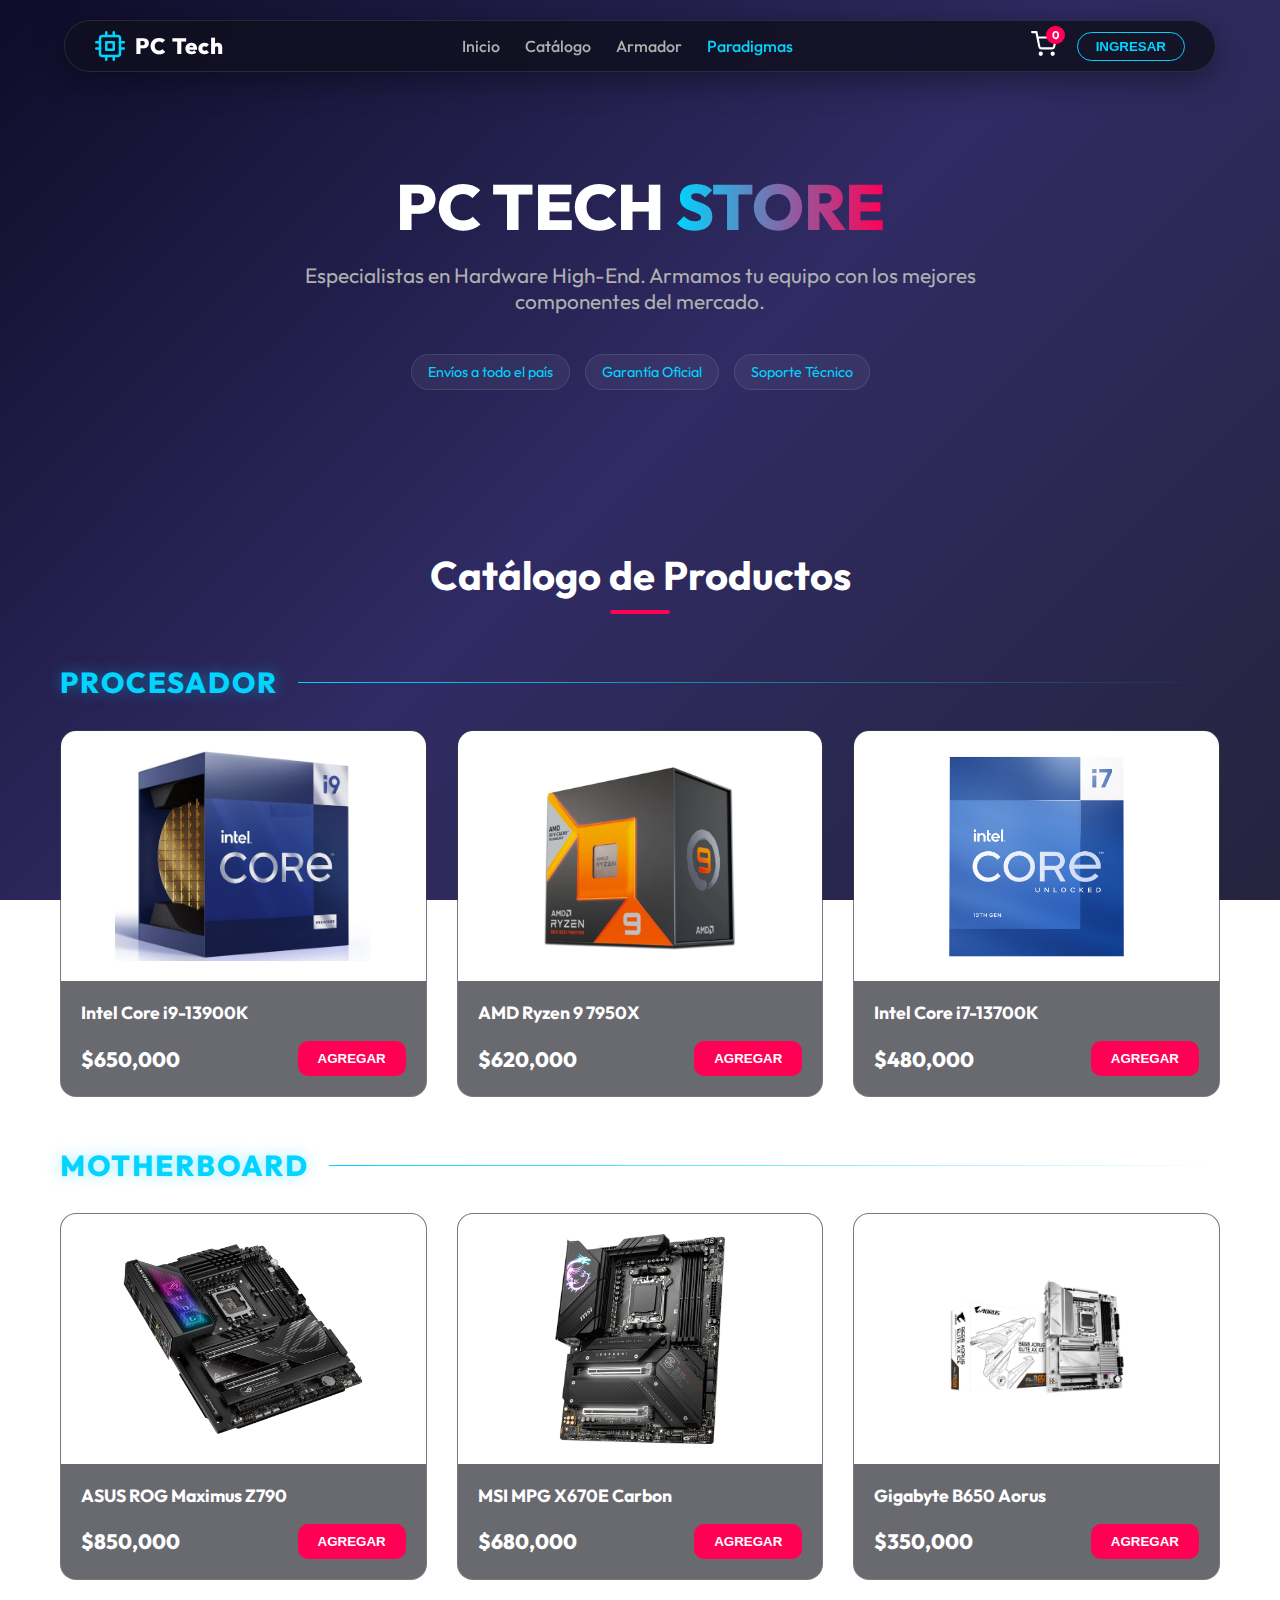
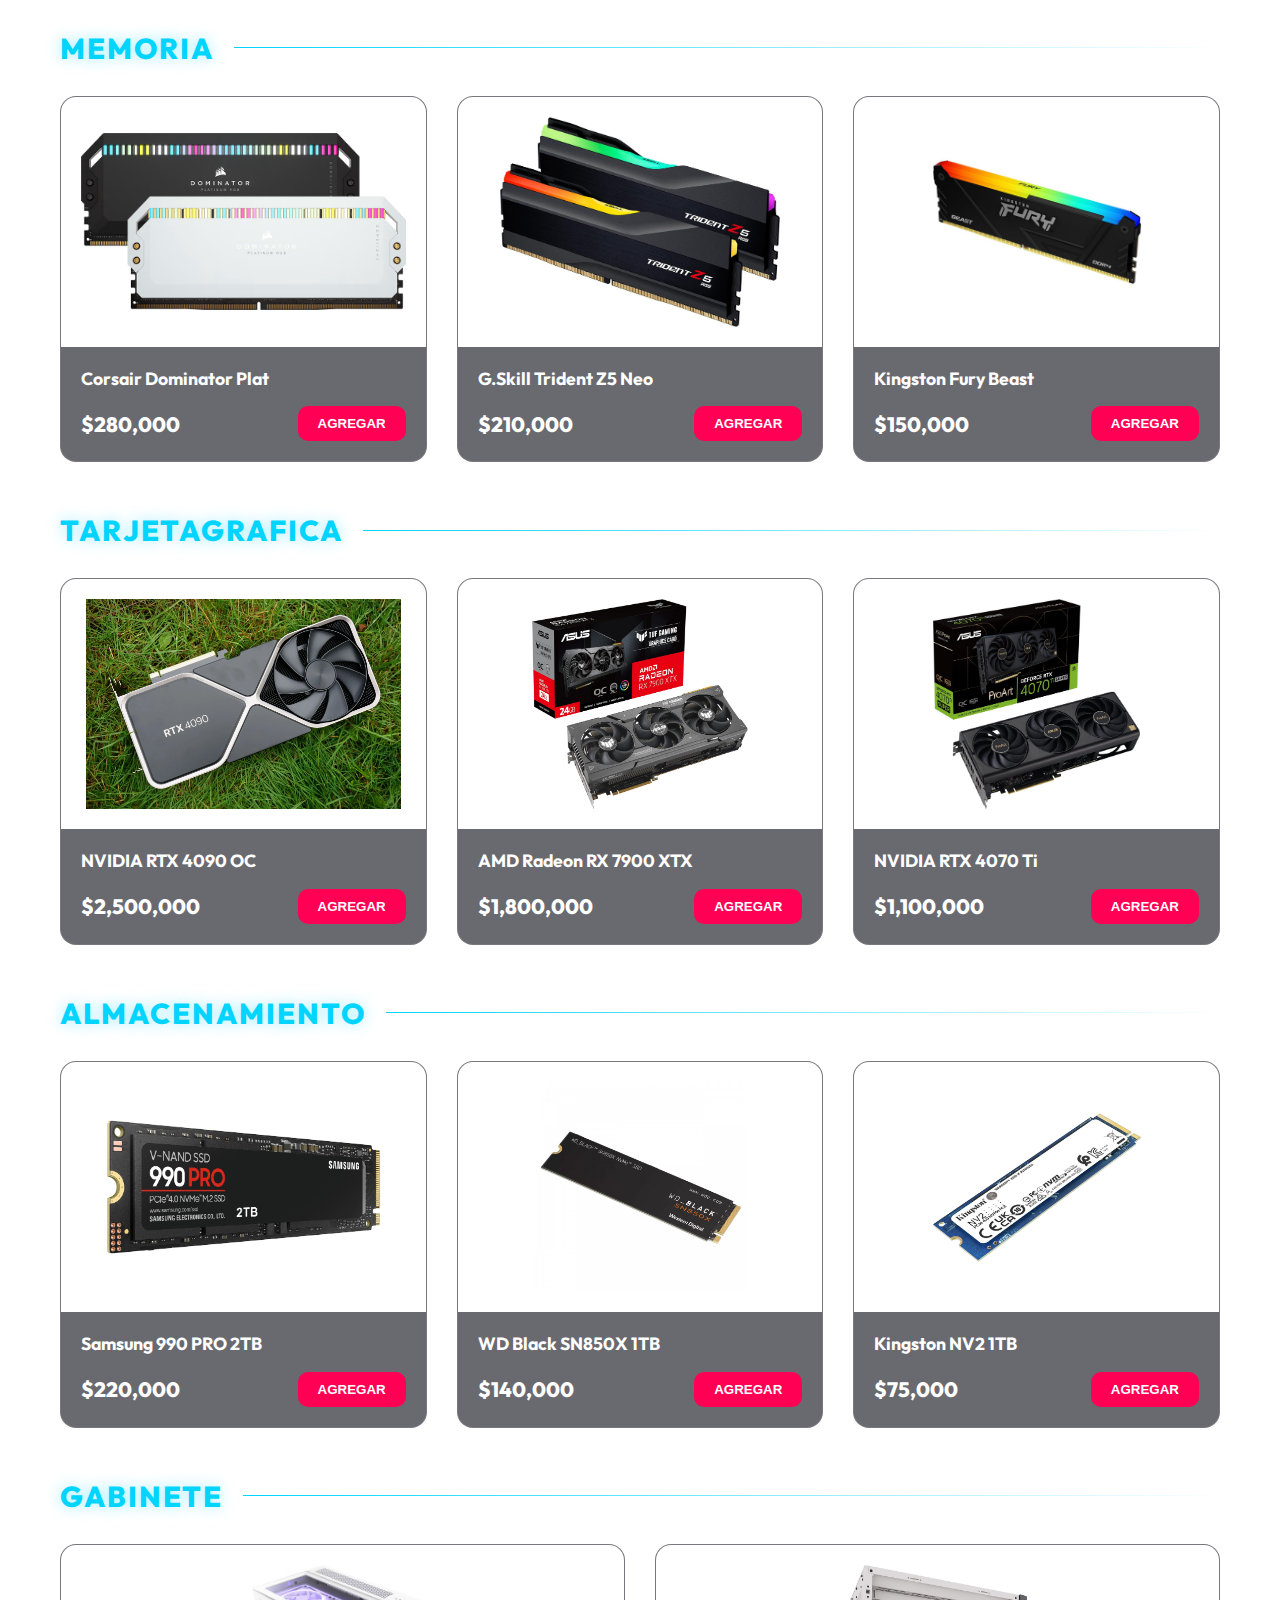
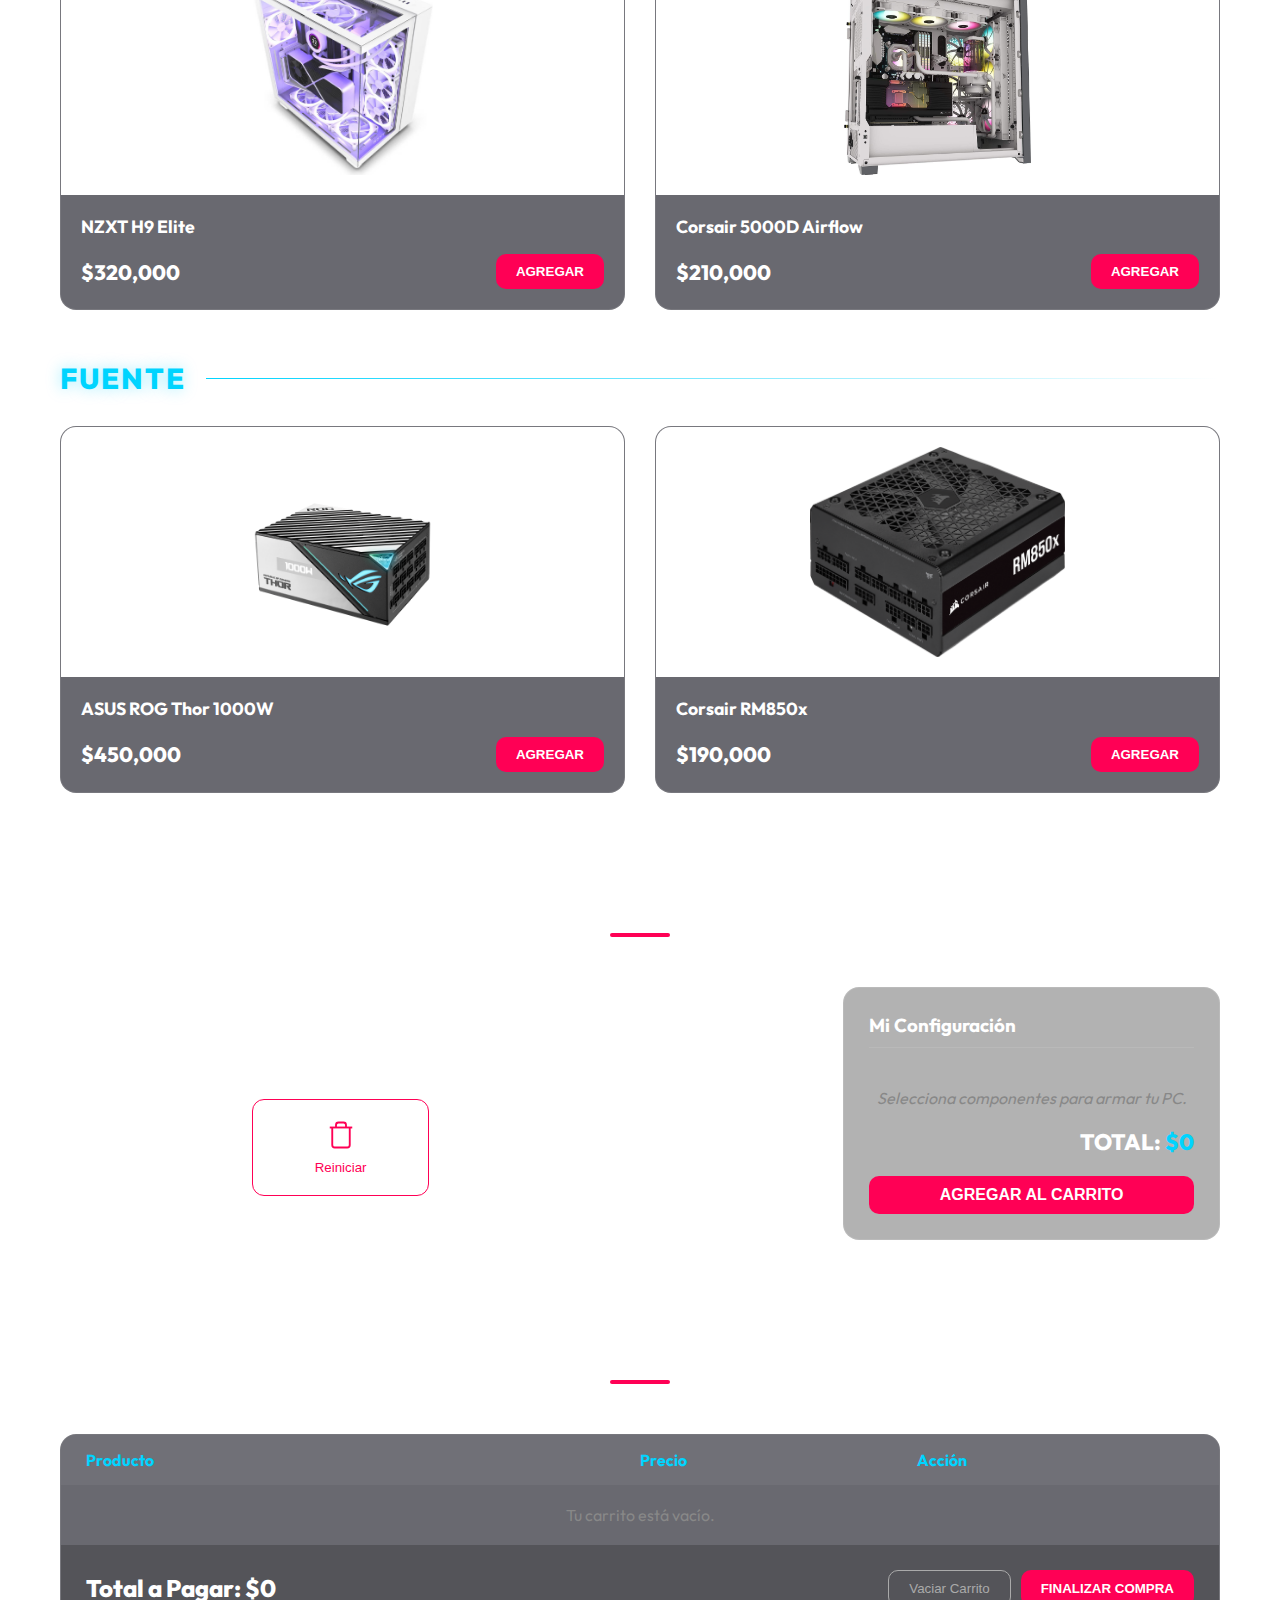
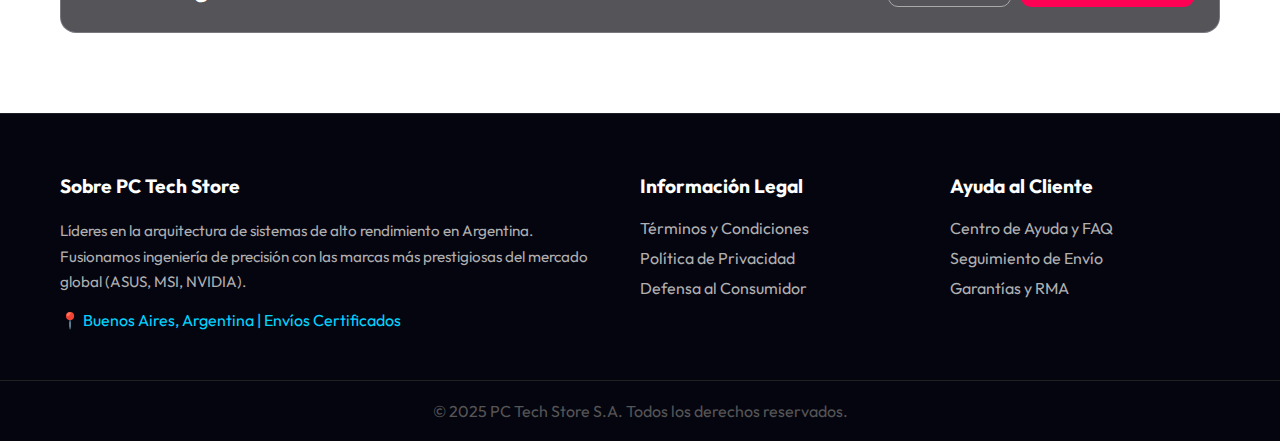
<file: index.html>
﻿<!DOCTYPE html>
<html lang="es">
<head>
  <meta charset="UTF-8">
  <meta name="viewport" content="width=device-width, initial-scale=1.0">
  <title>PC Tech | Hardware Profesional</title>
  
  <link rel="icon" href="data:image/svg+xml,<svg xmlns=%22http://www.w3.org/2000/svg%22 viewBox=%220 0 100 100%22><text y=%22.9em%22 font-size=%2290%22>💻</text></svg>">

  <link rel="preconnect" href="https://fonts.googleapis.com">
  <link href="https://fonts.googleapis.com/css2?family=Outfit:wght@300;400;600;800&display=swap" rel="stylesheet">
  <link rel="stylesheet" href="styles/estilo.css">
</head>
<body>

  <nav class="navbar-glass">
    <div class="nav-content">
      <a href="index.html" class="logo-section">
        <svg viewBox="0 0 24 24" fill="none" stroke="currentColor" stroke-width="2" stroke-linecap="round" stroke-linejoin="round"><rect x="4" y="4" width="16" height="16" rx="2" ry="2"></rect><rect x="9" y="9" width="6" height="6"></rect><line x1="9" y1="1" x2="9" y2="4"></line><line x1="15" y1="1" x2="15" y2="4"></line><line x1="9" y1="20" x2="9" y2="23"></line><line x1="15" y1="20" x2="15" y2="23"></line><line x1="20" y1="9" x2="23" y2="9"></line><line x1="20" y1="14" x2="23" y2="14"></line><line x1="1" y1="9" x2="4" y2="9"></line><line x1="1" y1="14" x2="4" y2="14"></line></svg>
        <span class="logo-text">PC Tech</span>
      </a>

      <ul class="nav-links">
        <li><a href="#inicio" class="nav-link">Inicio</a></li>
        <li><a href="#catalogo" class="nav-link">Catálogo</a></li>
        <li><a href="#arma-tu-pc" class="nav-link">Armador</a></li>
        <li><a href="paradigmas.html" class="nav-link" style="color:var(--secondary);">Paradigmas</a></li>
      </ul>

      <div class="nav-actions">
        <div class="cart-wrapper" onclick="irA('carrito')">
          <svg viewBox="0 0 24 24" fill="none" stroke="currentColor" stroke-width="2" stroke-linecap="round" stroke-linejoin="round"><circle cx="9" cy="21" r="1"></circle><circle cx="20" cy="21" r="1"></circle><path d="M1 1h4l2.68 13.39a2 2 0 0 0 2 1.61h9.72a2 2 0 0 0 2-1.61L23 6H6"></path></svg>
          <span id="carritoContador" class="cart-badge">0</span>
        </div>
        
        <div id="userArea" class="user-area">
            <button id="btnLoginBtn" class="btn-login-nav" onclick="abrirModal('loginModal')">INGRESAR</button>
            <div id="userInfo" style="display:none; align-items:center; gap:10px;">
                <span id="userNameDisplay" style="color:white; font-weight:600;"></span>
                <button onclick="salir()" class="btn-logout" style="background:none; border:none; color:#aaa; cursor:pointer;">Salir</button>
            </div>
        </div>
      </div>
    </div>
  </nav>

  <header id="inicio" class="hero-section">
      <h1 class="hero-title">PC TECH <span>STORE</span></h1>
      <p class="hero-subtitle">Especialistas en Hardware High-End. Armamos tu equipo con los mejores componentes del mercado.</p>
      <div class="hero-badges">
          <span class="badge-tech">Envíos a todo el país</span>
          <span class="badge-tech">Garantía Oficial</span>
          <span class="badge-tech">Soporte Técnico</span>
      </div>
  </header>

  <main>
    <section id="catalogo" class="main-section">
      <div class="section-title">
        <h2>Catálogo de Productos</h2>
        <div class="underline"></div>
      </div>
      <div id="catalogoContainer"></div>
    </section>

    <section id="arma-tu-pc" class="main-section">
      <div class="section-title">
        <h2>Armador de PC</h2>
        <div class="underline"></div>
      </div>
      
      <div class="config-layout">
        <div>
             <div class="config-grid-buttons">
               <button class="btn-categoria" onclick="abrirConfigurador('procesador')">
                 <svg viewBox="0 0 24 24" fill="none" stroke="currentColor" stroke-width="1.5"><rect x="4" y="4" width="16" height="16" rx="2" ry="2"></rect><rect x="9" y="9" width="6" height="6"></rect></svg>
                 <span class="text">CPU</span>
               </button>
               <button class="btn-categoria" onclick="abrirConfigurador('motherboard')">
                 <svg viewBox="0 0 24 24" fill="none" stroke="currentColor" stroke-width="1.5"><rect x="2" y="2" width="20" height="20" rx="2"></rect><path d="M6 6h4v4H6z"></path><path d="M6 14h4v4H6z"></path><path d="M14 6h4v4h-4z"></path></svg>
                 <span class="text">Mother</span>
               </button>
               <button class="btn-categoria" onclick="abrirConfigurador('memoria')">
                 <svg viewBox="0 0 24 24" fill="none" stroke="currentColor" stroke-width="1.5"><path d="M2 12h20"></path><path d="M2 12v6a2 2 0 0 0 2 2h16a2 2 0 0 0 2-2v-6"></path><path d="M2 12V6a2 2 0 0 1 2-2h16a2 2 0 0 1 2 2v6"></path></svg>
                 <span class="text">RAM</span>
               </button>
               <button class="btn-categoria" onclick="abrirConfigurador('tarjetaGrafica')">
                 <svg viewBox="0 0 24 24" fill="none" stroke="currentColor" stroke-width="1.5"><rect x="2" y="2" width="20" height="20" rx="2" ry="2"></rect><line x1="2" y1="12" x2="22" y2="12"></line></svg>
                 <span class="text">GPU</span>
               </button>
               <button class="btn-categoria" onclick="abrirConfigurador('gabinete')">
                 <svg viewBox="0 0 24 24" fill="none" stroke="currentColor" stroke-width="1.5"><path d="M12 2L2 7l10 5 10-5-10-5zM2 17l10 5 10-5M2 12l10 5 10-5"></path></svg>
                 <span class="text">Case</span>
               </button>
               <button class="btn-categoria" onclick="limpiarArmador()" style="border-color:var(--primary);">
                 <svg viewBox="0 0 24 24" fill="none" stroke="var(--primary)" stroke-width="1.5"><polyline points="3 6 5 6 21 6"></polyline><path d="M19 6v14a2 2 0 0 1-2 2H7a2 2 0 0 1-2-2V6m3 0V4a2 2 0 0 1 2-2h4a2 2 0 0 1 2 2v2"></path></svg>
                 <span class="text" style="color:var(--primary);">Reiniciar</span>
               </button>
            </div>
        </div>
        
        <div class="config-resumen">
            <div class="resumen-header">
                <h3>Mi Configuración</h3>
            </div>
            <div id="listaComponentes" class="resumen-lista">
                <p class="empty-build-msg">Selecciona componentes para armar tu PC.</p>
            </div>
            <div class="total-armador">
                TOTAL: <span id="totalPresupuesto" style="color:var(--secondary);">$0</span>
            </div>
            <button class="btn-add full" style="margin-top:20px; font-size:1rem;" onclick="agregarPresupuestoAlCarrito()">
                AGREGAR AL CARRITO
            </button>
        </div>
      </div>
    </section>

    <section id="carrito" class="main-section">
      <div class="section-title">
        <h2>Carrito de Compras</h2>
        <div class="underline"></div>
      </div>
      
      <div class="carrito-container-pro">
          <div class="carrito-header">
              <span>Producto</span>
              <span>Precio</span>
              <span>Acción</span>
          </div>
          
          <div id="carritoItems"></div>
          
          <div class="carrito-footer">
             <div class="total-final">Total a Pagar: <span id="totalCarrito">$0</span></div>
             <div class="carrito-actions">
                 <button class="btn-outline" onclick="vaciarCarrito()">Vaciar Carrito</button>
                 <button class="btn-add" onclick="finalizarCompra()">FINALIZAR COMPRA</button>
             </div>
          </div>
      </div>
    </section>
  </main>

  <footer class="footer-pro">
    <div class="footer-container">
        <div class="footer-col">
            <h4>Sobre PC Tech Store</h4>
            <p style="font-size: 0.95rem; line-height: 1.7; color: #b0b0b0;">
                Líderes en la arquitectura de sistemas de alto rendimiento en Argentina. 
                Fusionamos ingeniería de precisión con las marcas más prestigiosas del mercado global (ASUS, MSI, NVIDIA).
            </p>
            <div class="location-tag" style="margin-top: 15px; color: var(--secondary);">
                📍 Buenos Aires, Argentina | Envíos Certificados
            </div>
        </div>
        <div class="footer-col">
            <h4>Información Legal</h4>
            <ul>
                <li><a href="terminos.html">Términos y Condiciones</a></li>
                <li><a href="privacidad.html">Política de Privacidad</a></li>
                <li><a href="defensa.html">Defensa al Consumidor</a></li>
            </ul>
        </div>
        <div class="footer-col">
            <h4>Ayuda al Cliente</h4>
            <ul>
                <li><a href="ayuda.html">Centro de Ayuda y FAQ</a></li>
                <li><a href="seguimiento.html">Seguimiento de Envío</a></li>
                <li><a href="garantias.html">Garantías y RMA</a></li>
            </ul>
        </div>
    </div>
    <div class="footer-bottom">
        <p>&copy; 2025 PC Tech Store S.A. Todos los derechos reservados.</p>
    </div>
  </footer>

  <div id="categoriaModal" class="modal-backdrop">
    <div class="modal-glass">
      <div class="modal-header">
          <h3 id="categoriaTitulo">SELECCIONAR</h3>
          <button onclick="cerrarModal('categoriaModal')" class="close-btn">&times;</button>
      </div>
      <div id="categoriaProductos" class="modal-grid"></div>
    </div>
  </div>

  <div id="loginModal" class="modal-backdrop">
    <div class="modal-glass small">
      <h3>INICIAR SESIÓN</h3>
      <input type="email" id="logEmail" placeholder="Ingresa tu email" class="input-pro">
      <button class="btn-add full" onclick="login(document.getElementById('logEmail').value)">INGRESAR</button>
      <button onclick="cerrarModal('loginModal')" class="btn-text" style="margin-top:10px; background:none; border:none; color:#aaa; cursor:pointer;">Cancelar</button>
    </div>
  </div>

  <div id="productoModal" class="modal-backdrop">
    <div class="modal-glass large-modal">
        <button onclick="cerrarModal('productoModal')" class="close-btn-float">&times;</button>
        <div id="detalleProductoContenido" class="detalle-layout"></div>
    </div>
  </div>

  <div id="checkoutModal" class="modal-backdrop">
    <div class="modal-glass">
        <div class="modal-header">
            <h3>MEDIOS DE PAGO</h3>
            <button onclick="cerrarModal('checkoutModal')" class="close-btn">&times;</button>
        </div>
        
        <p style="margin-bottom: 20px; color: #ccc;">Seleccioná como querés abonar tu pedido. Una vez realizado el pago, envíanos el comprobante.</p>

        <div class="payment-grid">
            <div class="payment-card">
                <div class="payment-icon">🏦</div>
                <h4>Transferencia Bancaria</h4>
                <p class="payment-desc">Transferí sin costo desde cualquier banco o billetera virtual.</p>
                
                <div class="highlight-box">
                    <p><strong>Banco:</strong> SANTANDER RÍO</p>
                    <p><strong>Alias:</strong> <span class="copiable">PCTECH.HARDWARE.ARG</span></p>
                    <p><strong>CBU:</strong> 072000072000000129933</p>
                    <p><strong>Titular:</strong> PC TECH STORE S.A.</p>
                    <p><strong>CUIT:</strong> 30-71223344-9</p>
                </div>
            </div>

            <div class="payment-card">
                <div class="payment-icon">💸</div>
                <h4>Pago en Efectivo</h4>
                <p class="payment-desc">Acercate a cualquier sucursal de Rapipago o PagoFácil.</p>
                
                <div class="highlight-box">
                    <p style="margin-bottom:10px;">Dictale el siguiente código al cajero:</p>
                    <div class="rapipago-code">4882 - 9911 - 2233</div>
                    <p style="font-size: 0.8rem; margin-top: 10px; color: #aaa;">
                        * La acreditación es inmediata. <br>
                        * Tenés 48hs para realizar el pago antes que se cancele el pedido.
                    </p>
                </div>
            </div>
        </div>

        <button class="btn-add full" style="margin-top: 20px;" onclick="confirmarPago()">
            YA REALICÉ EL PAGO
        </button>
    </div>
  </div>

  <div id="notificacion" class="notificacion-glass">
      <span id="notificacionTexto">Mensaje del sistema</span>
  </div>

  <script src="js/script.js"></script>
</body>
</html>
</file>
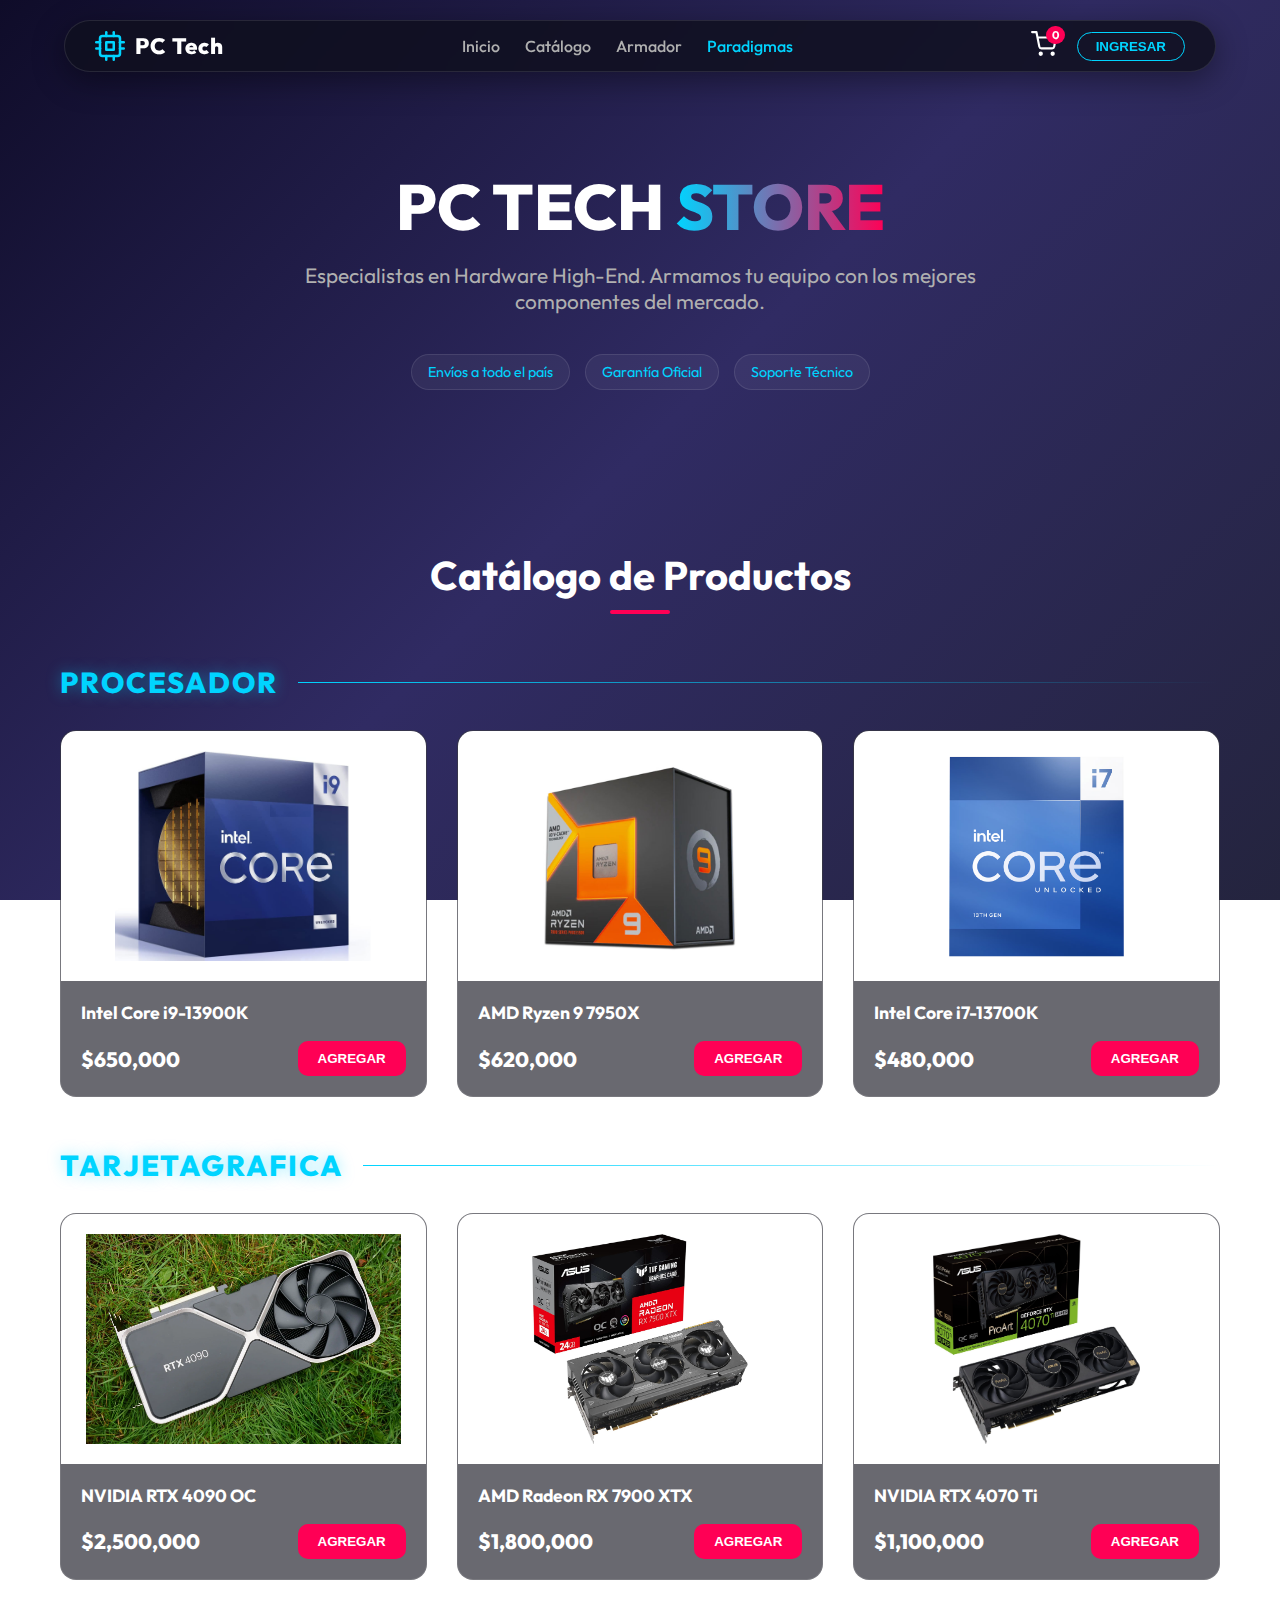
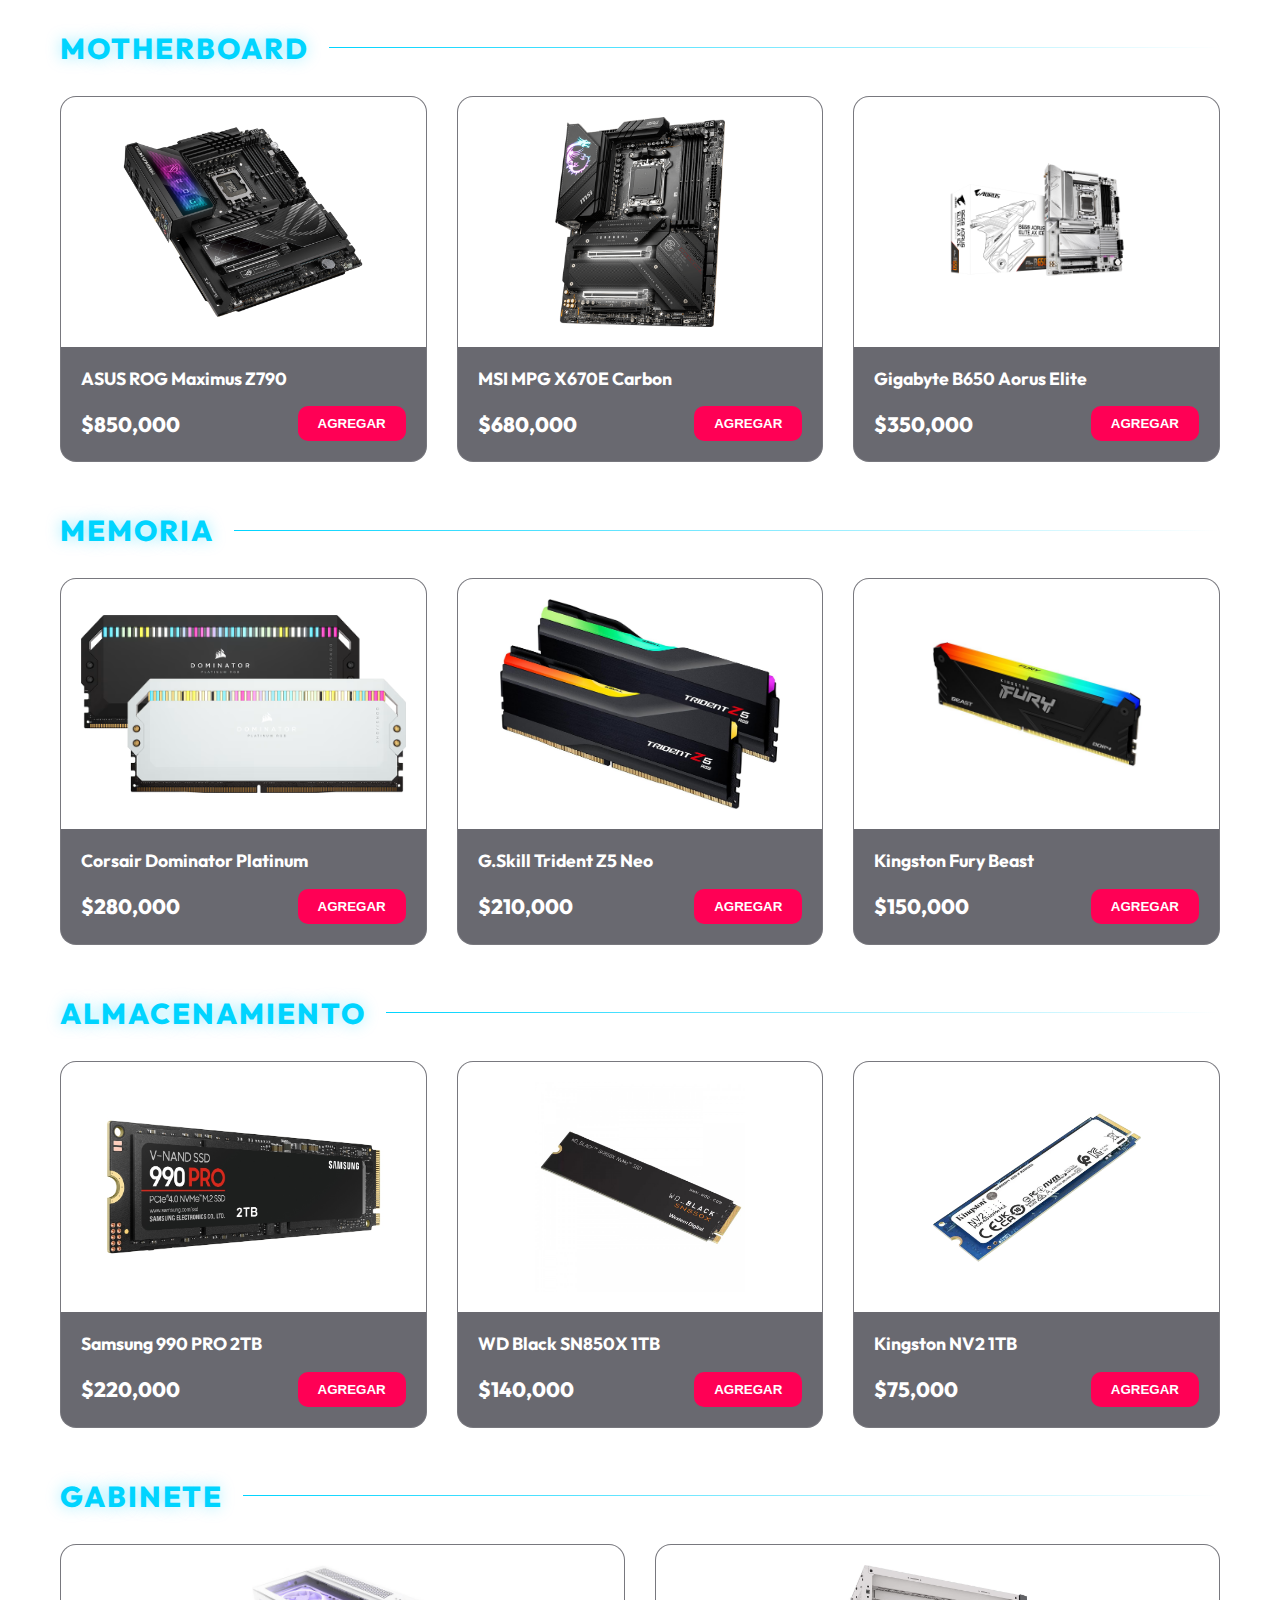
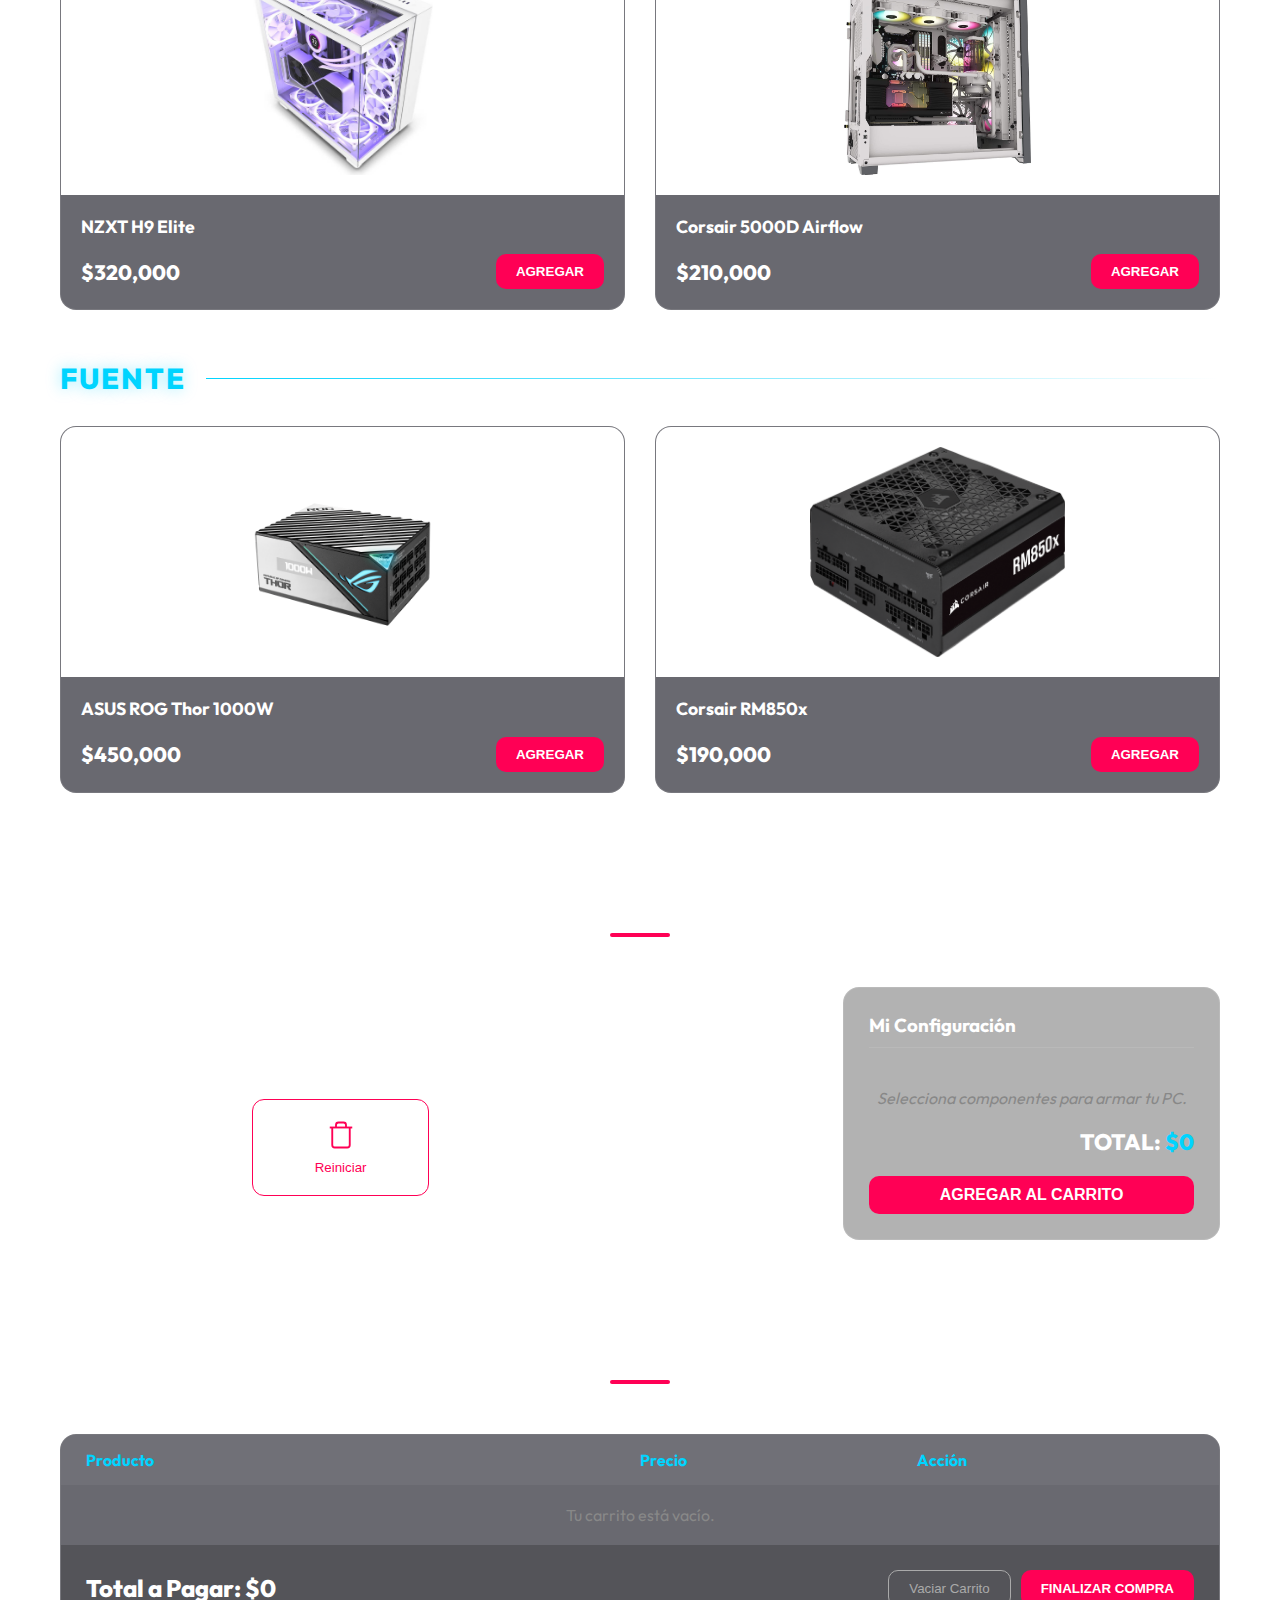
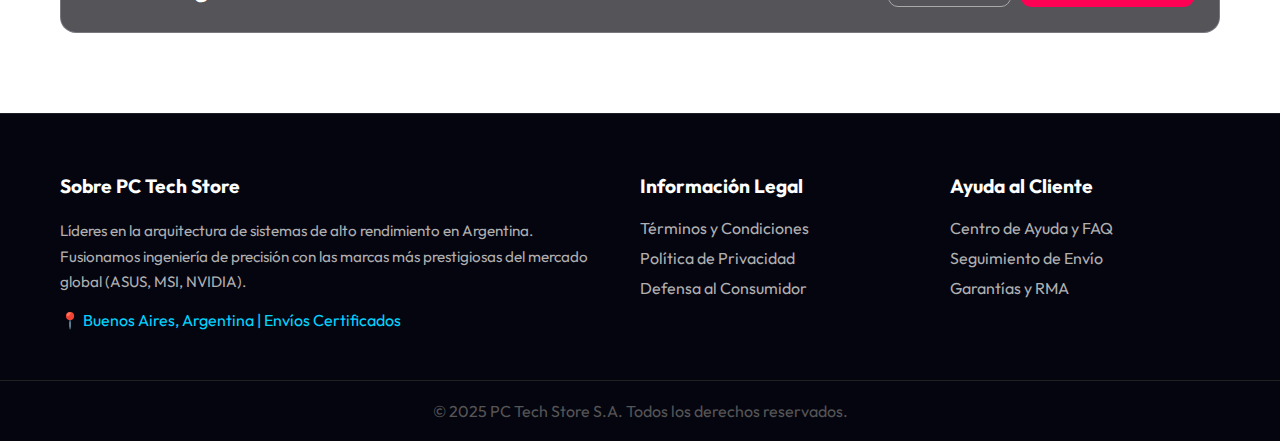
<file: EntregaFinaTalentoTech/Raiz/index.html>
﻿<!DOCTYPE html>
<html lang="es">
<head>
  <meta charset="UTF-8">
  <meta name="viewport" content="width=device-width, initial-scale=1.0">
  <title>PC Tech | Hardware Profesional</title>
  <link rel="preconnect" href="https://fonts.googleapis.com">
  <link href="https://fonts.googleapis.com/css2?family=Outfit:wght@300;400;600;800&display=swap" rel="stylesheet">
  <link rel="stylesheet" href="styles/estilo.css">
</head>
<body>

  <nav class="navbar-glass">
    <div class="nav-content">
      <a href="index.html" class="logo-section">
        <svg viewBox="0 0 24 24" fill="none" stroke="currentColor" stroke-width="2" stroke-linecap="round" stroke-linejoin="round"><rect x="4" y="4" width="16" height="16" rx="2" ry="2"></rect><rect x="9" y="9" width="6" height="6"></rect><line x1="9" y1="1" x2="9" y2="4"></line><line x1="15" y1="1" x2="15" y2="4"></line><line x1="9" y1="20" x2="9" y2="23"></line><line x1="15" y1="20" x2="15" y2="23"></line><line x1="20" y1="9" x2="23" y2="9"></line><line x1="20" y1="14" x2="23" y2="14"></line><line x1="1" y1="9" x2="4" y2="9"></line><line x1="1" y1="14" x2="4" y2="14"></line></svg>
        <span class="logo-text">PC Tech</span>
      </a>

      <ul class="nav-links">
        <li><a href="#inicio" class="nav-link">Inicio</a></li>
        <li><a href="#catalogo" class="nav-link">Catálogo</a></li>
        <li><a href="#arma-tu-pc" class="nav-link">Armador</a></li>
        <li><a href="paradigmas.html" class="nav-link" style="color:var(--secondary);">Paradigmas</a></li>
      </ul>

      <div class="nav-actions">
        <div class="cart-wrapper" onclick="irA('carrito')">
          <svg viewBox="0 0 24 24" fill="none" stroke="currentColor" stroke-width="2" stroke-linecap="round" stroke-linejoin="round"><circle cx="9" cy="21" r="1"></circle><circle cx="20" cy="21" r="1"></circle><path d="M1 1h4l2.68 13.39a2 2 0 0 0 2 1.61h9.72a2 2 0 0 0 2-1.61L23 6H6"></path></svg>
          <span id="carritoContador" class="cart-badge">0</span>
        </div>
        
        <div id="userArea" class="user-area">
            <button id="btnLoginBtn" class="btn-login-nav" onclick="abrirModal('loginModal')">INGRESAR</button>
            <div id="userInfo" style="display:none; align-items:center; gap:10px;">
                <span id="userNameDisplay" style="color:white; font-weight:600;"></span>
                <button onclick="salir()" class="btn-logout" style="background:none; border:none; color:#aaa; cursor:pointer;">Salir</button>
            </div>
        </div>
      </div>
    </div>
  </nav>

  <header id="inicio" class="hero-section">
      <h1 class="hero-title">PC TECH <span>STORE</span></h1>
      <p class="hero-subtitle">Especialistas en Hardware High-End. Armamos tu equipo con los mejores componentes del mercado.</p>
      <div class="hero-badges">
          <span class="badge-tech">Envíos a todo el país</span>
          <span class="badge-tech">Garantía Oficial</span>
          <span class="badge-tech">Soporte Técnico</span>
      </div>
  </header>

  <main>
    <section id="catalogo" class="main-section">
      <div class="section-title">
        <h2>Catálogo de Productos</h2>
        <div class="underline"></div>
      </div>
      <div id="catalogoContainer"></div>
    </section>

    <section id="arma-tu-pc" class="main-section">
      <div class="section-title">
        <h2>Armador de PC</h2>
        <div class="underline"></div>
      </div>
      
      <div class="config-layout">
        <div>
             <div class="config-grid-buttons">
               <button class="btn-categoria" onclick="abrirConfigurador('procesador')">
                 <svg viewBox="0 0 24 24" fill="none" stroke="currentColor" stroke-width="1.5"><rect x="4" y="4" width="16" height="16" rx="2" ry="2"></rect><rect x="9" y="9" width="6" height="6"></rect></svg>
                 <span class="text">CPU</span>
               </button>
               <button class="btn-categoria" onclick="abrirConfigurador('motherboard')">
                 <svg viewBox="0 0 24 24" fill="none" stroke="currentColor" stroke-width="1.5"><rect x="2" y="2" width="20" height="20" rx="2"></rect><path d="M6 6h4v4H6z"></path><path d="M6 14h4v4H6z"></path><path d="M14 6h4v4h-4z"></path></svg>
                 <span class="text">Mother</span>
               </button>
               <button class="btn-categoria" onclick="abrirConfigurador('memoria')">
                 <svg viewBox="0 0 24 24" fill="none" stroke="currentColor" stroke-width="1.5"><path d="M2 12h20"></path><path d="M2 12v6a2 2 0 0 0 2 2h16a2 2 0 0 0 2-2v-6"></path><path d="M2 12V6a2 2 0 0 1 2-2h16a2 2 0 0 1 2 2v6"></path></svg>
                 <span class="text">RAM</span>
               </button>
               <button class="btn-categoria" onclick="abrirConfigurador('tarjetaGrafica')">
                 <svg viewBox="0 0 24 24" fill="none" stroke="currentColor" stroke-width="1.5"><rect x="2" y="2" width="20" height="20" rx="2" ry="2"></rect><line x1="2" y1="12" x2="22" y2="12"></line></svg>
                 <span class="text">GPU</span>
               </button>
               <button class="btn-categoria" onclick="abrirConfigurador('gabinete')">
                 <svg viewBox="0 0 24 24" fill="none" stroke="currentColor" stroke-width="1.5"><path d="M12 2L2 7l10 5 10-5-10-5zM2 17l10 5 10-5M2 12l10 5 10-5"></path></svg>
                 <span class="text">Case</span>
               </button>
               <button class="btn-categoria" onclick="limpiarArmador()" style="border-color:var(--primary);">
                 <svg viewBox="0 0 24 24" fill="none" stroke="var(--primary)" stroke-width="1.5"><polyline points="3 6 5 6 21 6"></polyline><path d="M19 6v14a2 2 0 0 1-2 2H7a2 2 0 0 1-2-2V6m3 0V4a2 2 0 0 1 2-2h4a2 2 0 0 1 2 2v2"></path></svg>
                 <span class="text" style="color:var(--primary);">Reiniciar</span>
               </button>
            </div>
        </div>
        
        <div class="config-resumen">
            <div class="resumen-header">
                <h3>Mi Configuración</h3>
            </div>
            <div id="listaComponentes" class="resumen-lista">
                <p class="empty-build-msg">Selecciona componentes para armar tu PC.</p>
            </div>
            <div class="total-armador">
                TOTAL: <span id="totalPresupuesto" style="color:var(--secondary);">$0</span>
            </div>
            <button class="btn-add full" style="margin-top:20px; font-size:1rem;" onclick="agregarPresupuestoAlCarrito()">
                AGREGAR AL CARRITO
            </button>
        </div>
      </div>
    </section>

    <section id="carrito" class="main-section">
      <div class="section-title">
        <h2>Carrito de Compras</h2>
        <div class="underline"></div>
      </div>
      
      <div class="carrito-container-pro">
          <div class="carrito-header">
              <span>Producto</span>
              <span>Precio</span>
              <span>Acción</span>
          </div>
          
          <div id="carritoItems"></div>
          
          <div class="carrito-footer">
             <div class="total-final">Total a Pagar: <span id="totalCarrito">$0</span></div>
             <div class="carrito-actions">
                 <button class="btn-outline" onclick="vaciarCarrito()">Vaciar Carrito</button>
                 <button class="btn-add" onclick="finalizarCompra()">FINALIZAR COMPRA</button>
             </div>
          </div>
      </div>
    </section>
  </main>

  <footer class="footer-pro">
    <div class="footer-container">
        <div class="footer-col">
            <h4>Sobre PC Tech Store</h4>
            <p style="font-size: 0.95rem; line-height: 1.7; color: #b0b0b0;">
                Líderes en la arquitectura de sistemas de alto rendimiento en Argentina. 
                Fusionamos ingeniería de precisión con las marcas más prestigiosas del mercado global (ASUS, MSI, NVIDIA).
            </p>
            <div class="location-tag" style="margin-top: 15px; color: var(--secondary);">
                📍 Buenos Aires, Argentina | Envíos Certificados
            </div>
        </div>
        <div class="footer-col">
            <h4>Información Legal</h4>
            <ul>
                <li><a href="terminos.html">Términos y Condiciones</a></li>
                <li><a href="privacidad.html">Política de Privacidad</a></li>
                <li><a href="defensa.html">Defensa al Consumidor</a></li>
            </ul>
        </div>
        <div class="footer-col">
            <h4>Ayuda al Cliente</h4>
            <ul>
                <li><a href="ayuda.html">Centro de Ayuda y FAQ</a></li>
                <li><a href="seguimiento.html">Seguimiento de Envío</a></li>
                <li><a href="garantias.html">Garantías y RMA</a></li>
            </ul>
        </div>
    </div>
    <div class="footer-bottom">
        <p>&copy; 2025 PC Tech Store S.A. Todos los derechos reservados.</p>
    </div>
  </footer>

  <div id="categoriaModal" class="modal-backdrop">
    <div class="modal-glass">
      <div class="modal-header">
          <h3 id="categoriaTitulo">SELECCIONAR</h3>
          <button onclick="cerrarModal('categoriaModal')" class="close-btn">&times;</button>
      </div>
      <div id="categoriaProductos" class="modal-grid"></div>
    </div>
  </div>

  <div id="loginModal" class="modal-backdrop">
    <div class="modal-glass small">
      <h3>INICIAR SESIÓN</h3>
      <input type="email" id="logEmail" placeholder="Ingresa tu email" class="input-pro">
      <button class="btn-add full" onclick="login(document.getElementById('logEmail').value)">INGRESAR</button>
      <button onclick="cerrarModal('loginModal')" class="btn-text" style="margin-top:10px; background:none; border:none; color:#aaa; cursor:pointer;">Cancelar</button>
    </div>
  </div>

  <div id="productoModal" class="modal-backdrop">
    <div class="modal-glass large-modal">
        <button onclick="cerrarModal('productoModal')" class="close-btn-float">&times;</button>
        <div id="detalleProductoContenido" class="detalle-layout"></div>
    </div>
  </div>

  <div id="checkoutModal" class="modal-backdrop">
    <div class="modal-glass">
        <div class="modal-header">
            <h3>MEDIOS DE PAGO</h3>
            <button onclick="cerrarModal('checkoutModal')" class="close-btn">&times;</button>
        </div>
        
        <p style="margin-bottom: 20px; color: #ccc;">Seleccioná como querés abonar tu pedido. Una vez realizado el pago, envíanos el comprobante.</p>

        <div class="payment-grid">
            <div class="payment-card">
                <div class="payment-icon">🏦</div>
                <h4>Transferencia Bancaria</h4>
                <p class="payment-desc">Transferí sin costo desde cualquier banco o billetera virtual.</p>
                
                <div class="highlight-box">
                    <p><strong>Banco:</strong> SANTANDER RÍO</p>
                    <p><strong>Alias:</strong> <span class="copiable">PCTECH.HARDWARE.ARG</span></p>
                    <p><strong>CBU:</strong> 072000072000000129933</p>
                    <p><strong>Titular:</strong> PC TECH STORE S.A.</p>
                    <p><strong>CUIT:</strong> 30-71223344-9</p>
                </div>
            </div>

            <div class="payment-card">
                <div class="payment-icon">💸</div>
                <h4>Pago en Efectivo</h4>
                <p class="payment-desc">Acercate a cualquier sucursal de Rapipago o PagoFácil.</p>
                
                <div class="highlight-box">
                    <p style="margin-bottom:10px;">Dictale el siguiente código al cajero:</p>
                    <div class="rapipago-code">4882 - 9911 - 2233</div>
                    <p style="font-size: 0.8rem; margin-top: 10px; color: #aaa;">
                        * La acreditación es inmediata. <br>
                        * Tenés 48hs para realizar el pago antes que se cancele el pedido.
                    </p>
                </div>
            </div>
        </div>

        <button class="btn-add full" style="margin-top: 20px;" onclick="confirmarPago()">
            YA REALICÉ EL PAGO
        </button>
    </div>
  </div>

  <div id="notificacion" class="notificacion-glass">
      <span id="notificacionTexto">Mensaje del sistema</span>
  </div>

  <script src="js/script.js"></script>
</body>
</html>
</file>
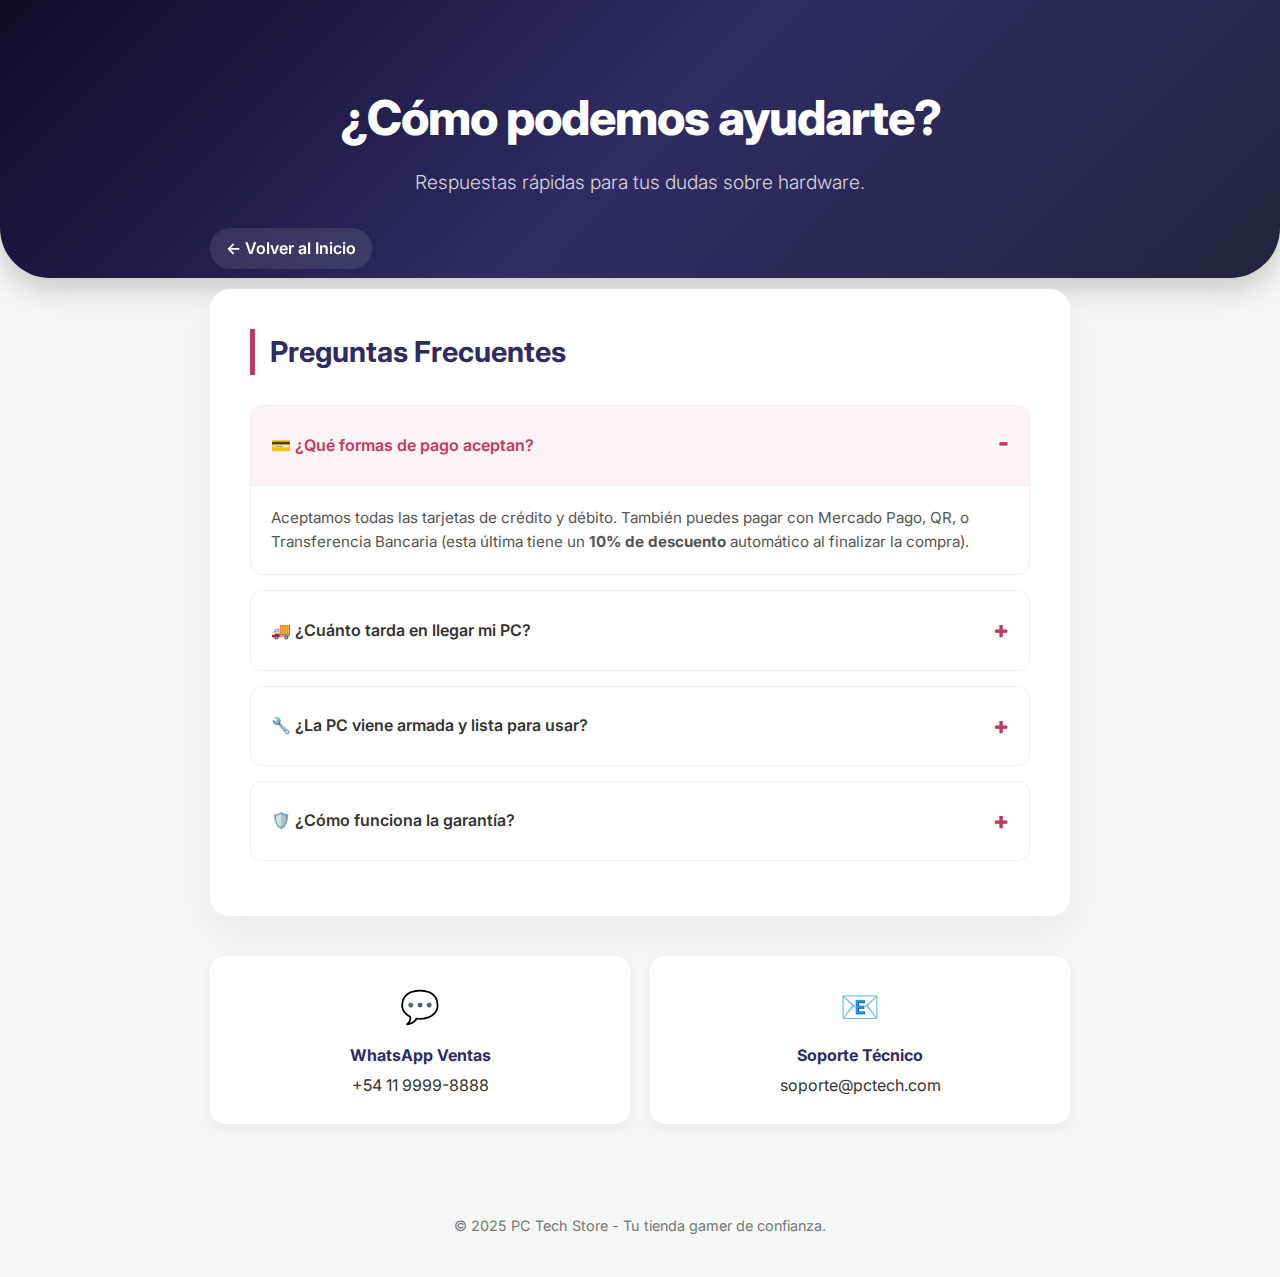
<file: ayuda.html>
<!DOCTYPE html>
<html lang="es">
<head>
  <meta charset="UTF-8">
  <meta name="viewport" content="width=device-width, initial-scale=1.0">
  <title>Centro de Ayuda | PC Tech Store</title>
  <link rel="preconnect" href="https://fonts.googleapis.com">
  <link href="https://fonts.googleapis.com/css2?family=Inter:wght@300;400;600;800&display=swap" rel="stylesheet">
  <style>
    /* --- ESTILOS GENERALES --- */
    * { margin: 0; padding: 0; box-sizing: border-box; }
    body { 
        font-family: 'Inter', sans-serif; 
        background-color: #f4f7f6; 
        color: #333; 
        line-height: 1.6; 
    }

    /* Header Impactante */
    header {
        background: linear-gradient(135deg, #0f0c29, #302b63, #24243e);
        color: white;
        padding: 80px 20px;
        text-align: center;
        border-bottom-left-radius: 50px;
        border-bottom-right-radius: 50px;
        box-shadow: 0 10px 30px rgba(0,0,0,0.2);
    }
    header h1 { font-weight: 800; font-size: 3rem; letter-spacing: -1px; margin-bottom: 10px; }
    header p { font-size: 1.2rem; opacity: 0.8; font-weight: 300; }

    /* Contenedor Principal */
    .container { max-width: 900px; margin: -50px auto 50px; padding: 0 20px; position: relative; z-index: 10; }

    /* Botón Volver */
    .back-btn {
        display: inline-block;
        margin-bottom: 20px;
        color: white;
        text-decoration: none;
        font-weight: 600;
        background: rgba(255,255,255,0.1);
        padding: 8px 16px;
        border-radius: 20px;
        backdrop-filter: blur(5px);
        transition: all 0.3s ease;
    }
    .back-btn:hover { background: rgba(255,255,255,0.3); transform: translateY(-2px); }

    /* Tarjetas de Preguntas (Acordeón Moderno) */
    .faq-section {
        background: white;
        border-radius: 20px;
        padding: 40px;
        box-shadow: 0 15px 35px rgba(0,0,0,0.05);
    }
    
    h2 { color: #302b63; margin-bottom: 30px; font-size: 1.8rem; border-left: 5px solid #c33764; padding-left: 15px; }

    details {
        margin-bottom: 15px;
        border: 1px solid #eee;
        border-radius: 12px;
        transition: all 0.3s ease;
        overflow: hidden;
    }
    details:hover { border-color: #c33764; box-shadow: 0 5px 15px rgba(195, 55, 100, 0.1); }
    
    summary {
        padding: 20px;
        cursor: pointer;
        font-weight: 600;
        list-style: none;
        display: flex;
        justify-content: space-between;
        align-items: center;
        background: #fff;
    }
    summary::-webkit-details-marker { display: none; }
    summary::after { content: '+'; font-size: 1.5rem; color: #c33764; font-weight: 800; transition: transform 0.3s; }
    
    details[open] summary { background: #fdf2f5; color: #c33764; }
    details[open] summary::after { content: '-'; transform: rotate(180deg); }
    
    .faq-answer { padding: 20px; border-top: 1px solid #f0f0f0; color: #555; font-size: 0.95rem; }

    /* Sección de Contacto Visual */
    .contact-grid {
        display: grid;
        grid-template-columns: repeat(auto-fit, minmax(250px, 1fr));
        gap: 20px;
        margin-top: 40px;
    }
    .contact-card {
        background: white;
        padding: 25px;
        border-radius: 15px;
        text-align: center;
        box-shadow: 0 5px 15px rgba(0,0,0,0.05);
        transition: transform 0.3s;
    }
    .contact-card:hover { transform: translateY(-5px); }
    .icon { font-size: 2rem; margin-bottom: 10px; display: block; }
    .contact-title { font-weight: 700; color: #302b63; display: block; margin-bottom: 5px; }
    
    /* Footer */
    footer { text-align: center; padding: 40px; color: #777; font-size: 0.9rem; }
  </style>
</head>
<body>

  <header>
    <h1>¿Cómo podemos ayudarte?</h1>
    <p>Respuestas rápidas para tus dudas sobre hardware.</p>
  </header>

  <div class="container">
    <a href="index.html" class="back-btn">← Volver al Inicio</a>

    <div class="faq-section">
      <h2>Preguntas Frecuentes</h2>

      <details open>
        <summary>💳 ¿Qué formas de pago aceptan?</summary>
        <div class="faq-answer">
          Aceptamos todas las tarjetas de crédito y débito. También puedes pagar con Mercado Pago, QR, o Transferencia Bancaria (esta última tiene un <strong>10% de descuento</strong> automático al finalizar la compra).
        </div>
      </details>

      <details>
        <summary>🚚 ¿Cuánto tarda en llegar mi PC?</summary>
        <div class="faq-answer">
          Para componentes sueltos, el despacho es en 24hs. Para PCs armadas, el tiempo de ensamblado y testeo es de 48 a 72hs hábiles. Una vez despachado, el correo demora entre 3 a 5 días dependiendo de tu provincia.
        </div>
      </details>

      <details>
        <summary>🔧 ¿La PC viene armada y lista para usar?</summary>
        <div class="faq-answer">
          ¡Sí! Si compraste todos los componentes con la opción "Armado de PC", te llega ensamblada, con gestión de cables profesional y con el sistema operativo instalado (versión de prueba) y drivers actualizados.
        </div>
      </details>

      <details>
        <summary>🛡️ ¿Cómo funciona la garantía?</summary>
        <div class="faq-answer">
          Todos los productos tienen garantía oficial. Conserva la caja y la factura. Si falla algo, generas un ticket de RMA y nosotros gestionamos el cambio o reparación directamente con la marca.
        </div>
      </details>
    </div>

    <div class="contact-grid">
      <div class="contact-card">
        <span class="icon">💬</span>
        <span class="contact-title">WhatsApp Ventas</span>
        <p>+54 11 9999-8888</p>
      </div>
      <div class="contact-card">
        <span class="icon">📧</span>
        <span class="contact-title">Soporte Técnico</span>
        <p>soporte@pctech.com</p>
      </div>
    </div>
  </div>

  <footer>
    <p>&copy; 2025 PC Tech Store - Tu tienda gamer de confianza.</p>
  </footer>

</body>
</html>
</file>
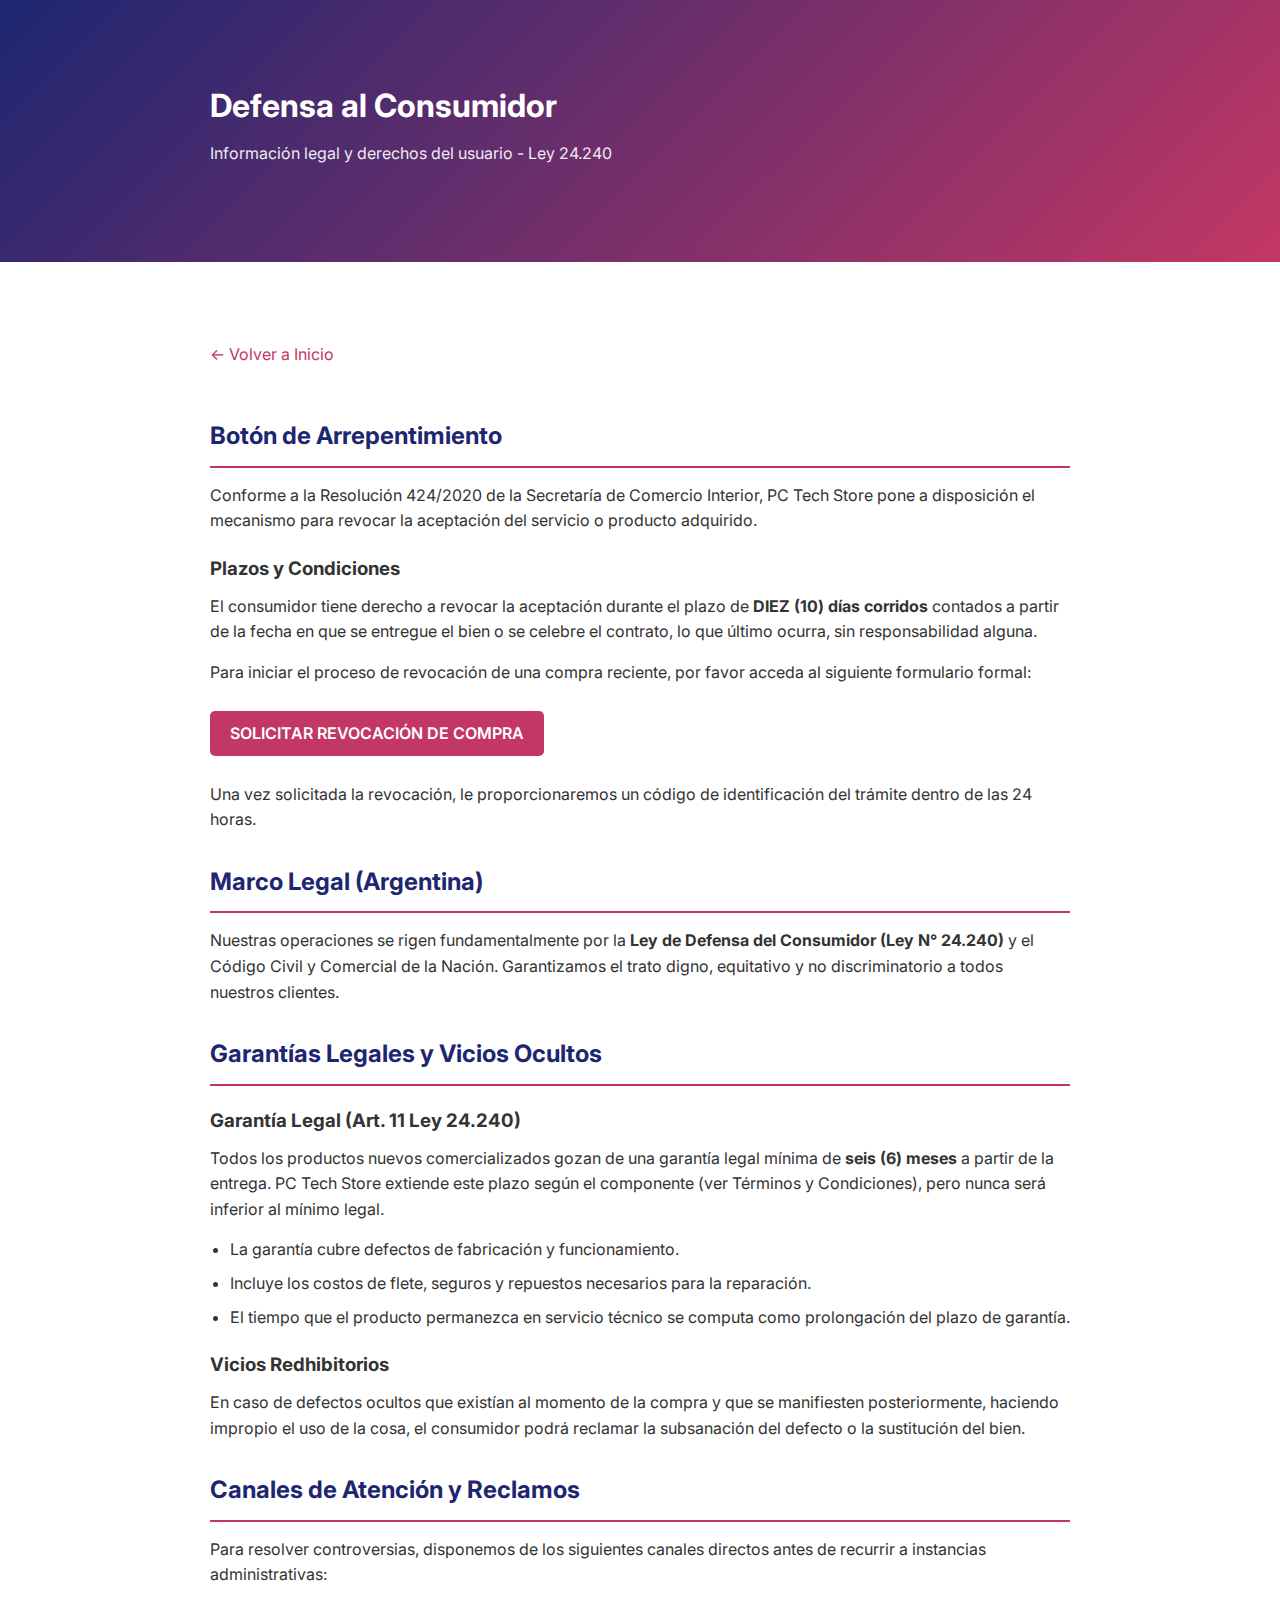
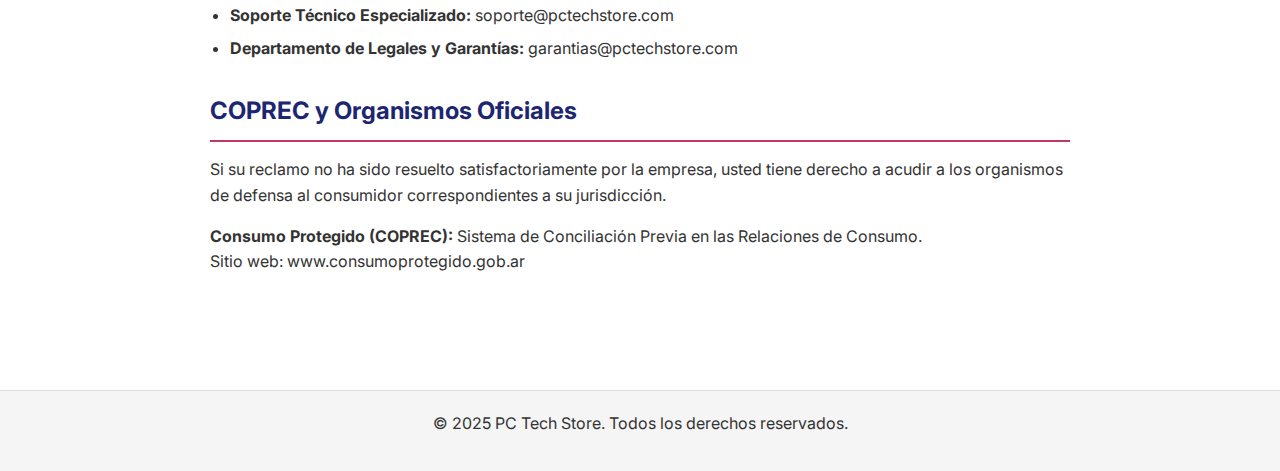
<file: defensa.html>
<!DOCTYPE html>
<html lang="es">
<head>
  <meta charset="UTF-8">
  <meta name="viewport" content="width=device-width, initial-scale=1.0">
  <meta name="description" content="Defensa al Consumidor y Botón de Arrepentimiento - PC Tech Store">
  <title>Defensa al Consumidor - PC Tech Store</title>
  <link rel="preconnect" href="https://fonts.googleapis.com">
  <link rel="preconnect" href="https://fonts.gstatic.com" crossorigin>
  <link href="https://fonts.googleapis.com/css2?family=Inter:wght@300;400;500;600;700&display=swap" rel="stylesheet">
  <style>
    * { margin: 0; padding: 0; box-sizing: border-box; }
    body { font-family: 'Inter', sans-serif; line-height: 1.6; color: #333; }
    .container { max-width: 900px; margin: 0 auto; padding: 40px 20px; }
    header { background: linear-gradient(135deg, #1d2671 0%, #c33764 100%); color: white; padding: 40px 0; margin-bottom: 40px; }
    header h1 { margin-bottom: 10px; }
    header p { opacity: 0.9; }
    h2 { color: #1d2671; margin-top: 30px; margin-bottom: 15px; border-bottom: 2px solid #c33764; padding-bottom: 10px; }
    h3 { color: #333; margin-top: 20px; margin-bottom: 10px; }
    p { margin-bottom: 15px; }
    ul, ol { margin-left: 20px; margin-bottom: 15px; }
    li { margin-bottom: 8px; }
    .back-link { display: inline-block; margin-bottom: 20px; color: #c33764; text-decoration: none; }
    .back-link:hover { text-decoration: underline; }
    .revoc-button { 
        display: inline-block; 
        background-color: #c33764; 
        color: white; 
        padding: 10px 20px; 
        text-decoration: none; 
        border-radius: 5px; 
        font-weight: 600; 
        margin-top: 10px;
    }
    .revoc-button:hover { background-color: #a01e45; }
    footer { background: #f5f5f5; padding: 20px 0; text-align: center; margin-top: 60px; border-top: 1px solid #ddd; }
  </style>
</head>
<body>
  <header>
    <div class="container">
      <h1>Defensa al Consumidor</h1>
      <p>Información legal y derechos del usuario - Ley 24.240</p>
    </div>
  </header>

  <div class="container">
    <a href="index.html" class="back-link">← Volver a Inicio</a>

    <h2>Botón de Arrepentimiento</h2>
    <p>Conforme a la Resolución 424/2020 de la Secretaría de Comercio Interior, PC Tech Store pone a disposición el mecanismo para revocar la aceptación del servicio o producto adquirido.</p>
    
    <h3>Plazos y Condiciones</h3>
    <p>El consumidor tiene derecho a revocar la aceptación durante el plazo de <strong>DIEZ (10) días corridos</strong> contados a partir de la fecha en que se entregue el bien o se celebre el contrato, lo que último ocurra, sin responsabilidad alguna.</p>
    
    <p>Para iniciar el proceso de revocación de una compra reciente, por favor acceda al siguiente formulario formal:</p>
    <a href="#formulario-revocacion" class="revoc-button">SOLICITAR REVOCACIÓN DE COMPRA</a>
    <br><br>
    <p>Una vez solicitada la revocación, le proporcionaremos un código de identificación del trámite dentro de las 24 horas.</p>

    <h2>Marco Legal (Argentina)</h2>
    <p>Nuestras operaciones se rigen fundamentalmente por la <strong>Ley de Defensa del Consumidor (Ley N° 24.240)</strong> y el Código Civil y Comercial de la Nación. Garantizamos el trato digno, equitativo y no discriminatorio a todos nuestros clientes.</p>

    <h2>Garantías Legales y Vicios Ocultos</h2>
    <h3>Garantía Legal (Art. 11 Ley 24.240)</h3>
    <p>Todos los productos nuevos comercializados gozan de una garantía legal mínima de <strong>seis (6) meses</strong> a partir de la entrega. PC Tech Store extiende este plazo según el componente (ver Términos y Condiciones), pero nunca será inferior al mínimo legal.</p>
    <ul>
      <li>La garantía cubre defectos de fabricación y funcionamiento.</li>
      <li>Incluye los costos de flete, seguros y repuestos necesarios para la reparación.</li>
      <li>El tiempo que el producto permanezca en servicio técnico se computa como prolongación del plazo de garantía.</li>
    </ul>

    <h3>Vicios Redhibitorios</h3>
    <p>En caso de defectos ocultos que existían al momento de la compra y que se manifiesten posteriormente, haciendo impropio el uso de la cosa, el consumidor podrá reclamar la subsanación del defecto o la sustitución del bien.</p>

    <h2>Canales de Atención y Reclamos</h2>
    <p>Para resolver controversias, disponemos de los siguientes canales directos antes de recurrir a instancias administrativas:</p>
    <ul>
      <li><strong>Soporte Técnico Especializado:</strong> soporte@pctechstore.com</li>
      <li><strong>Departamento de Legales y Garantías:</strong> garantias@pctechstore.com</li>
    </ul>

    <h2>COPREC y Organismos Oficiales</h2>
    <p>Si su reclamo no ha sido resuelto satisfactoriamente por la empresa, usted tiene derecho a acudir a los organismos de defensa al consumidor correspondientes a su jurisdicción.</p>
    <p><strong>Consumo Protegido (COPREC):</strong> Sistema de Conciliación Previa en las Relaciones de Consumo. <br> Sitio web: www.consumoprotegido.gob.ar</p>

  </div>

  <footer>
    <p>&copy; 2025 PC Tech Store. Todos los derechos reservados.</p>
  </footer>
</body>
</html>
</file>
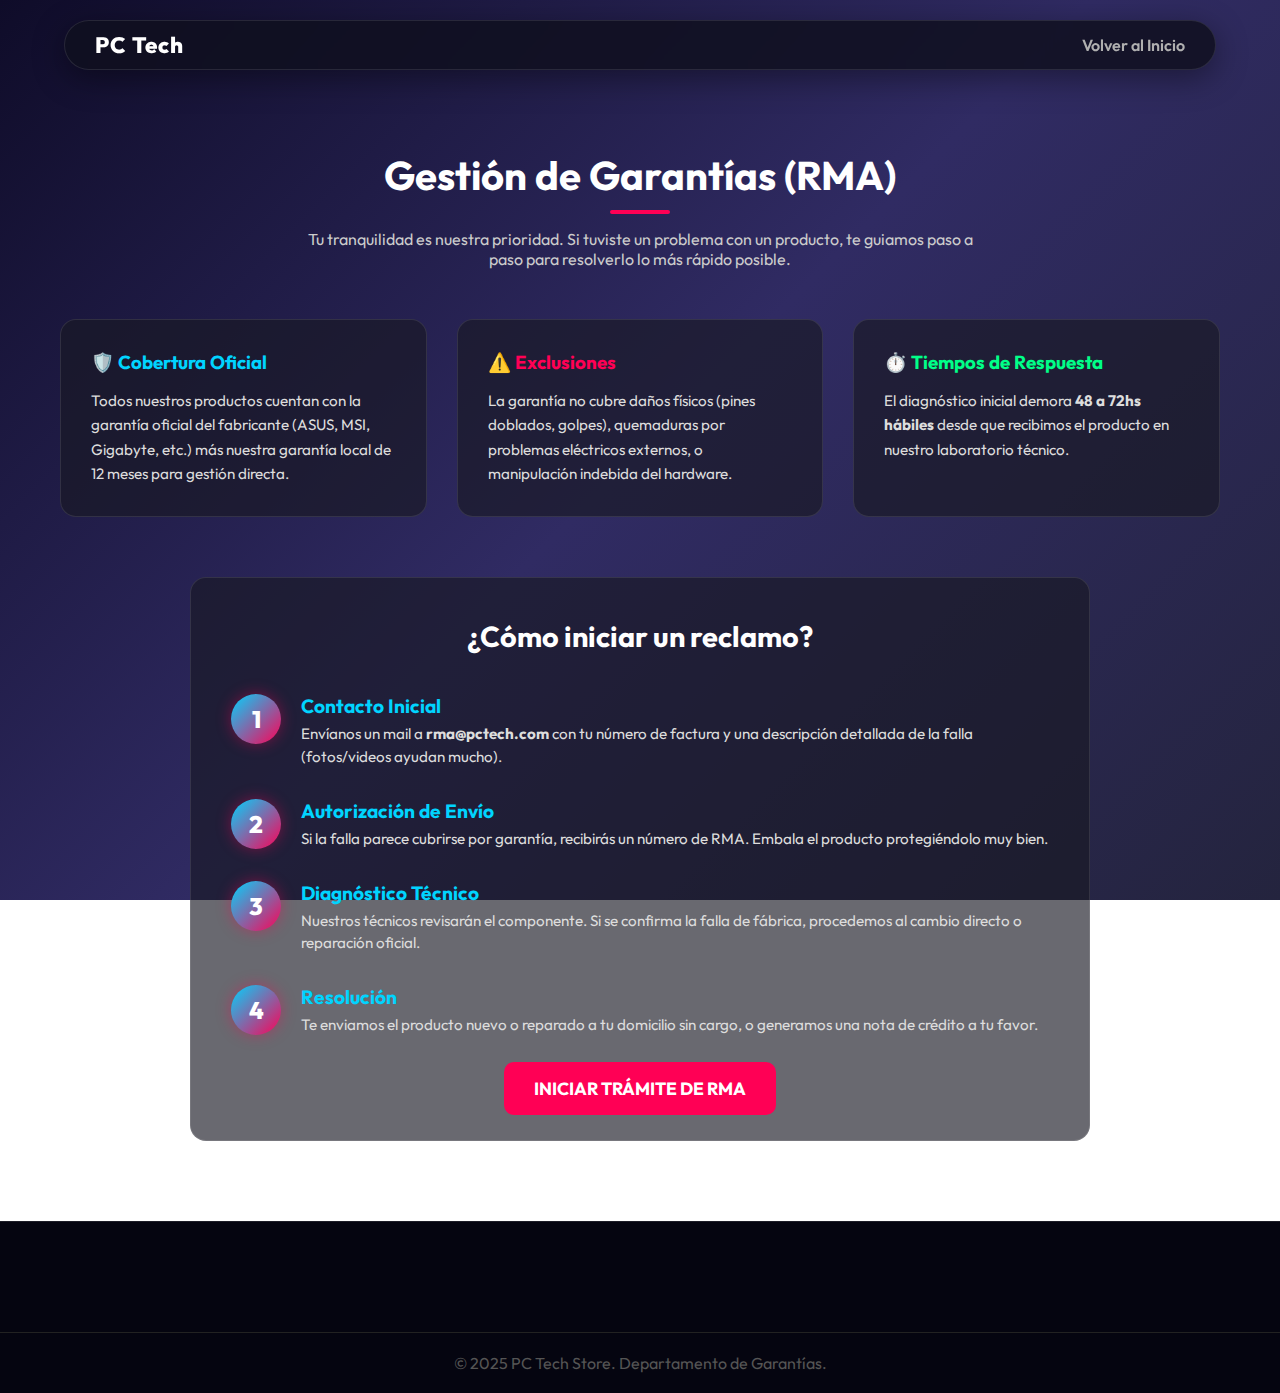
<file: garantias.html>
<!DOCTYPE html>
<html lang="es">
<head>
  <meta charset="UTF-8">
  <meta name="viewport" content="width=device-width, initial-scale=1.0">
  <title>Garantías y RMA | PC Tech Store</title>
  
  <link rel="icon" href="data:image/svg+xml,<svg xmlns=%22http://www.w3.org/2000/svg%22 viewBox=%220 0 100 100%22><text y=%22.9em%22 font-size=%2290%22>🛡️</text></svg>">

  <link rel="preconnect" href="https://fonts.googleapis.com">
  <link href="https://fonts.googleapis.com/css2?family=Outfit:wght@300;400;600;800&display=swap" rel="stylesheet">
  <link rel="stylesheet" href="styles/estilo.css">
</head>
<body>

  <nav class="navbar-glass" style="position: relative; top: 0; margin-top: 20px;">
    <div class="nav-content">
      <a href="index.html" class="logo-section">
        <span class="logo-text">PC Tech</span>
      </a>
      <a href="index.html" class="nav-link" style="font-weight: 600;">Volver al Inicio</a>
    </div>
  </nav>

  <main class="main-section">
    <div class="section-title">
      <h2>Gestión de Garantías (RMA)</h2>
      <div class="underline"></div>
      <p style="text-align: center; color: #ccc; margin-top: 15px; max-width: 700px; margin-left: auto; margin-right: auto;">
        Tu tranquilidad es nuestra prioridad. Si tuviste un problema con un producto, te guiamos paso a paso para resolverlo lo más rápido posible.
      </p>
    </div>

    <div class="grid-productos" style="margin-bottom: 60px;">
      <div class="card-glass" style="padding: 30px; text-align: left;">
        <h3 style="color: var(--secondary); margin-bottom: 15px;">🛡️ Cobertura Oficial</h3>
        <p style="font-size: 0.95rem; color: #ddd; line-height: 1.6;">
          Todos nuestros productos cuentan con la garantía oficial del fabricante (ASUS, MSI, Gigabyte, etc.) más nuestra garantía local de 12 meses para gestión directa.
        </p>
      </div>

      <div class="card-glass" style="padding: 30px; text-align: left;">
        <h3 style="color: var(--primary); margin-bottom: 15px;">⚠️ Exclusiones</h3>
        <p style="font-size: 0.95rem; color: #ddd; line-height: 1.6;">
          La garantía no cubre daños físicos (pines doblados, golpes), quemaduras por problemas eléctricos externos, o manipulación indebida del hardware.
        </p>
      </div>
      
      <div class="card-glass" style="padding: 30px; text-align: left;">
        <h3 style="color: #00ff88; margin-bottom: 15px;">⏱️ Tiempos de Respuesta</h3>
        <p style="font-size: 0.95rem; color: #ddd; line-height: 1.6;">
          El diagnóstico inicial demora <strong>48 a 72hs hábiles</strong> desde que recibimos el producto en nuestro laboratorio técnico.
        </p>
      </div>
    </div>

    <div class="card-glass" style="padding: 40px; max-width: 900px; margin: 0 auto;">
      <h3 style="text-align: center; margin-bottom: 40px; font-size: 1.8rem;">¿Cómo iniciar un reclamo?</h3>
      
      <div class="rma-steps">
        <div class="rma-step">
          <div class="step-number">1</div>
          <div class="step-content">
            <h4>Contacto Inicial</h4>
            <p>Envíanos un mail a <strong>rma@pctech.com</strong> con tu número de factura y una descripción detallada de la falla (fotos/videos ayudan mucho).</p>
          </div>
        </div>

        <div class="rma-step">
          <div class="step-number">2</div>
          <div class="step-content">
            <h4>Autorización de Envío</h4>
            <p>Si la falla parece cubrirse por garantía, recibirás un número de RMA. Embala el producto protegiéndolo muy bien.</p>
          </div>
        </div>

        <div class="rma-step">
          <div class="step-number">3</div>
          <div class="step-content">
            <h4>Diagnóstico Técnico</h4>
            <p>Nuestros técnicos revisarán el componente. Si se confirma la falla de fábrica, procedemos al cambio directo o reparación oficial.</p>
          </div>
        </div>

        <div class="rma-step">
          <div class="step-number">4</div>
          <div class="step-content">
            <h4>Resolución</h4>
            <p>Te enviamos el producto nuevo o reparado a tu domicilio sin cargo, o generamos una nota de crédito a tu favor.</p>
          </div>
        </div>
      </div>

      <div style="text-align: center; margin-top: 40px;">
        <a href="mailto:rma@pctech.com" class="btn-add" style="text-decoration: none; padding: 15px 30px; font-size: 1.1rem;">
          INICIAR TRÁMITE DE RMA
        </a>
      </div>
    </div>

  </main>

  <footer class="footer-pro">
    <div class="footer-bottom">
        <p>&copy; 2025 PC Tech Store. Departamento de Garantías.</p>
    </div>
  </footer>

</body>
</html>
</file>
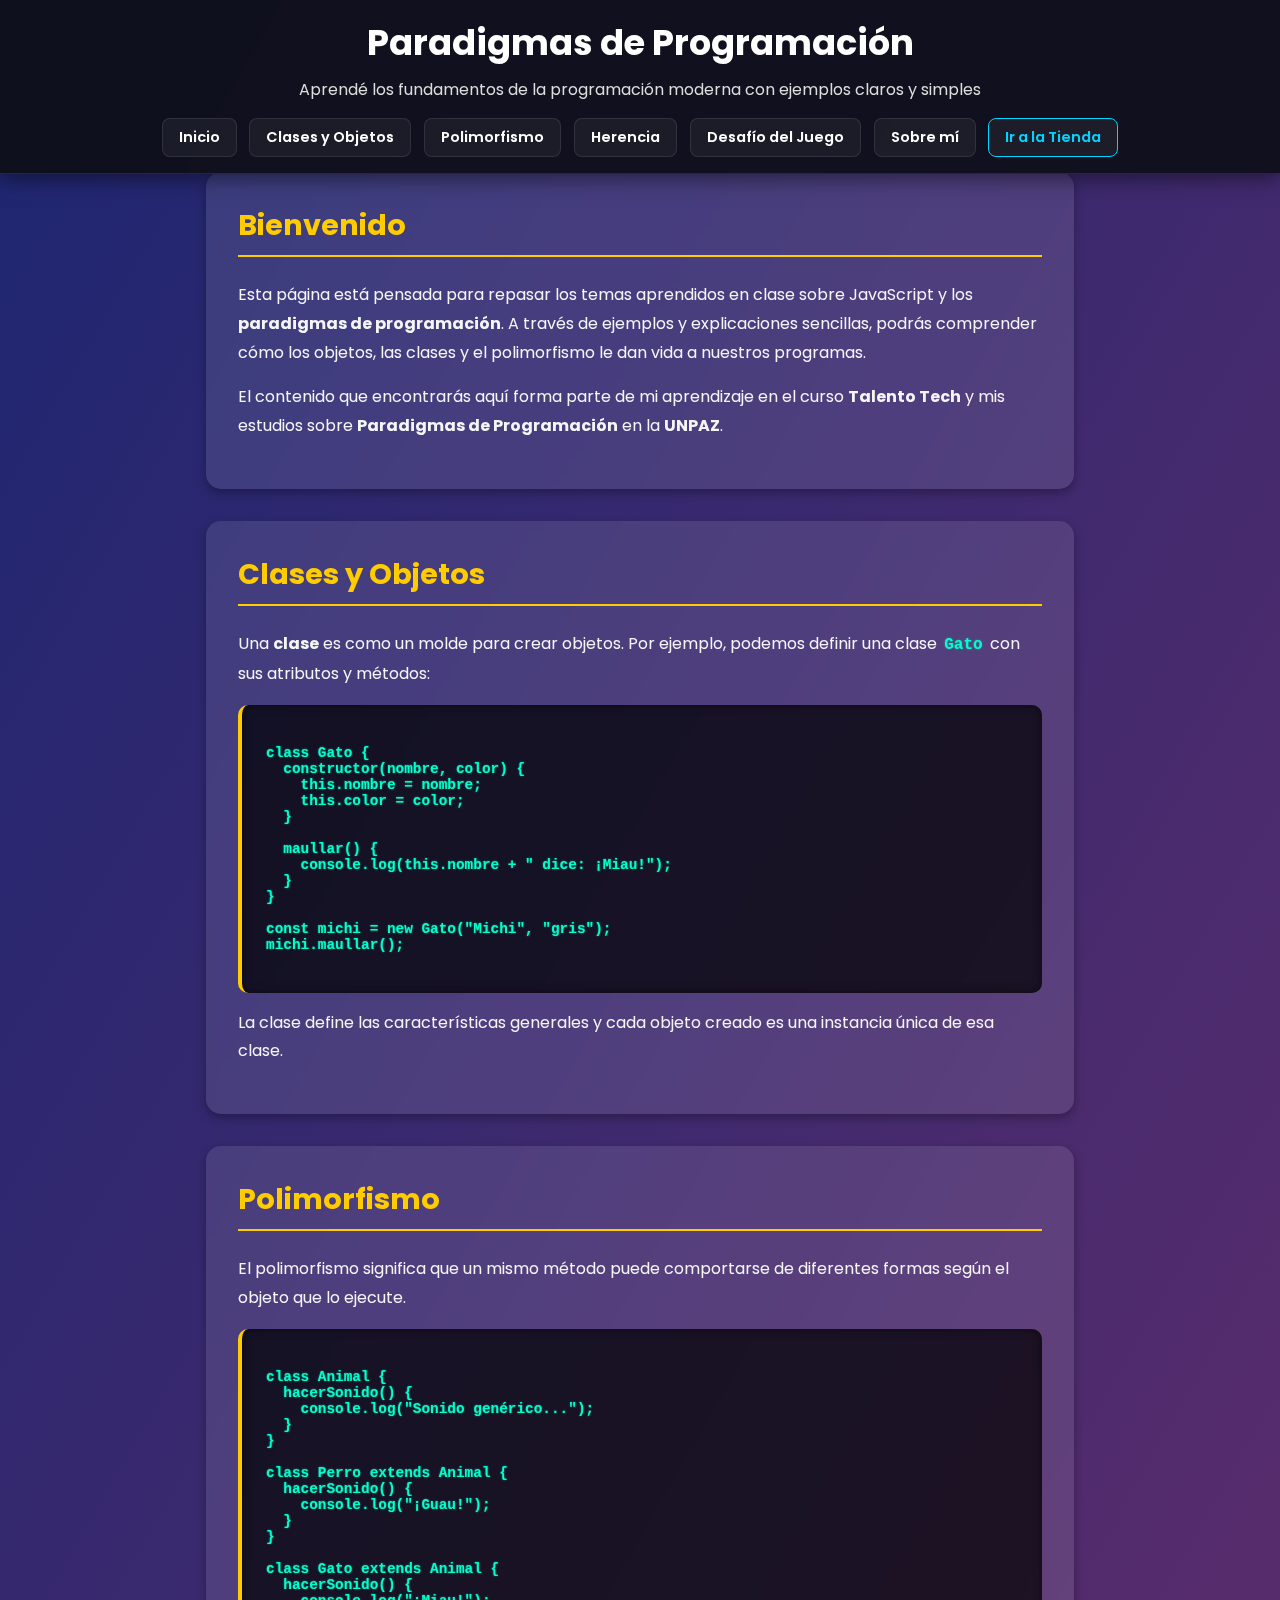
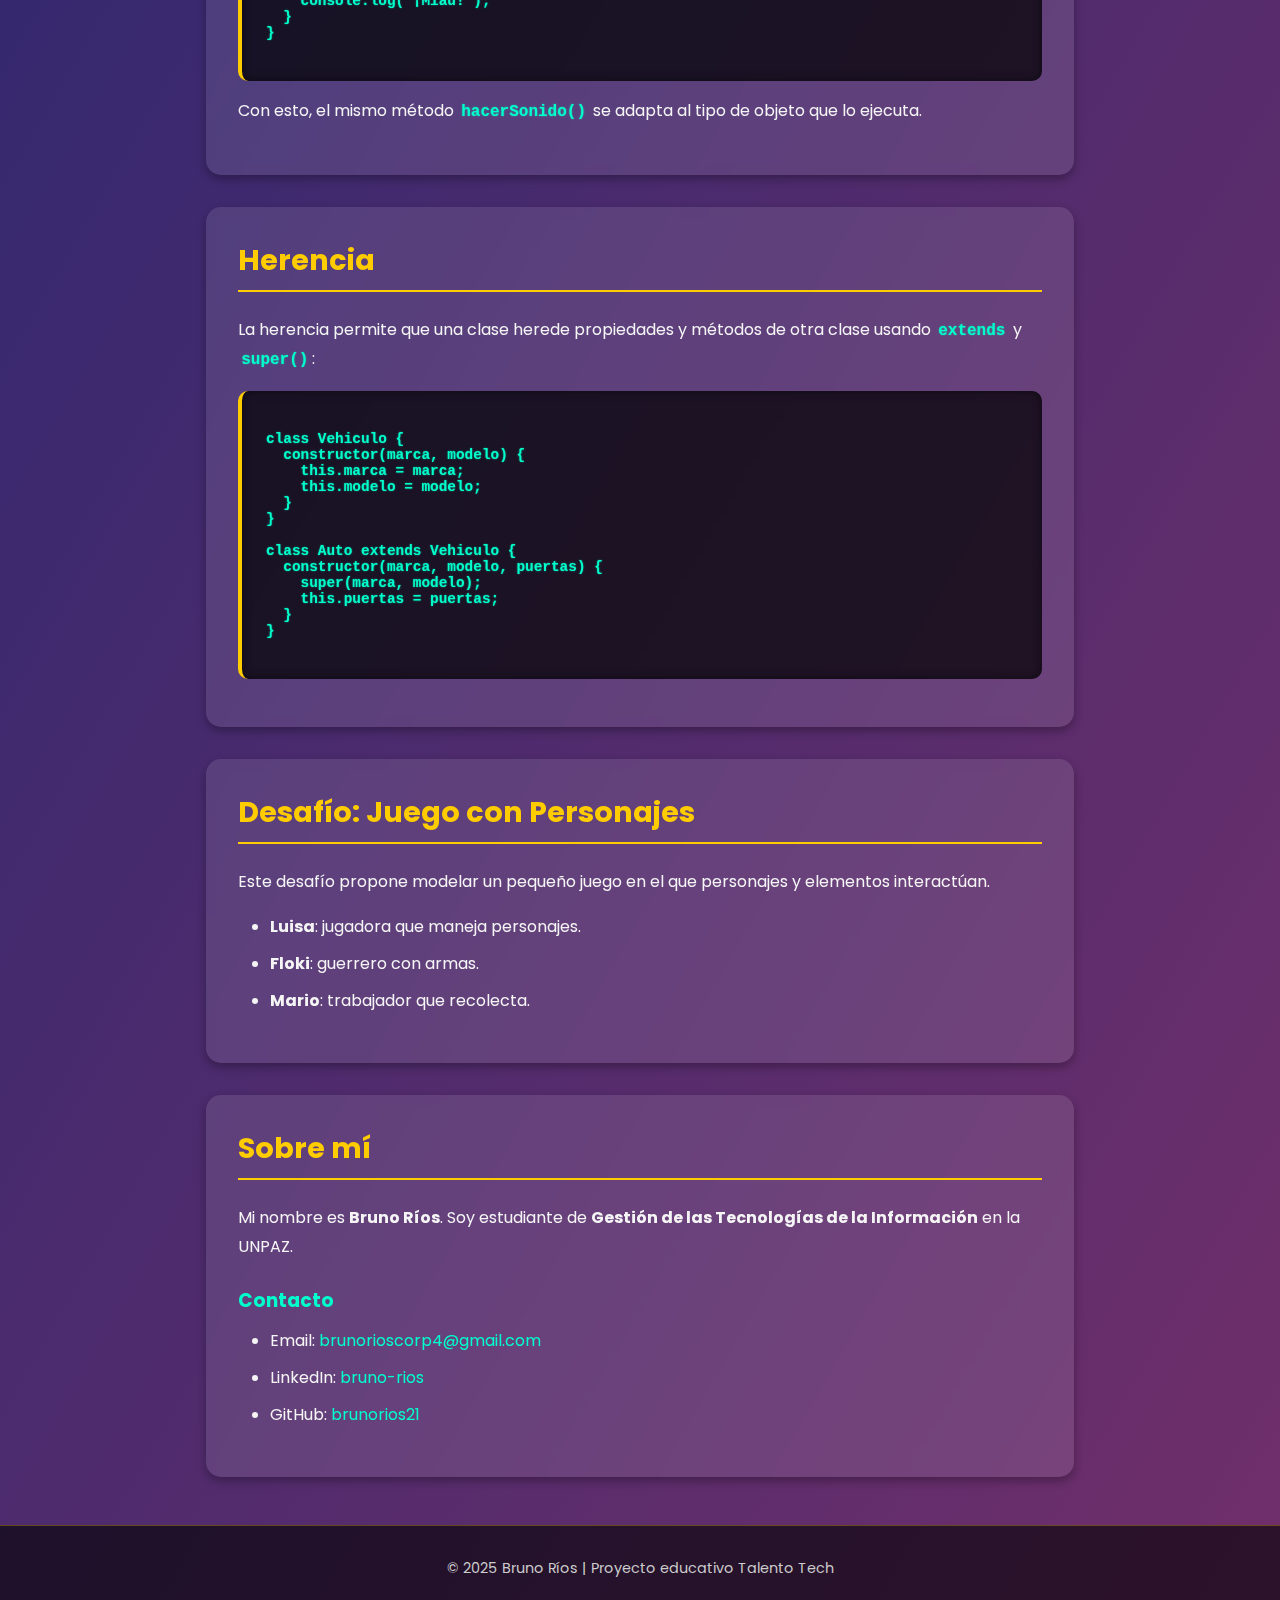
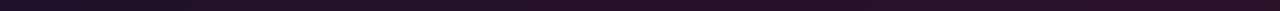
<file: paradigmas.html>
﻿<!DOCTYPE html>
<html lang="es">
<head>
  <meta charset="UTF-8">
  <meta name="viewport" content="width=device-width, initial-scale=1.0">
  <meta name="description" content="Paradigmas de Programación - Aprende los fundamentos de la programación orientada a objetos con JavaScript">
  <title>Paradigmas de Programación - JavaScript</title>
  <link rel="preconnect" href="https://fonts.googleapis.com">
  <link rel="preconnect" href="https://fonts.gstatic.com" crossorigin>
  <link href="https://fonts.googleapis.com/css2?family=Poppins:wght@300;400;600;700&display=swap" rel="stylesheet">
  <link rel="stylesheet" href="styles/paradigmas.css">
</head>
<body>
  <header id="main-header">
    <h1>Paradigmas de Programación</h1>
    <p class="subtitulo">Aprendé los fundamentos de la programación moderna con ejemplos claros y simples</p>
    <nav>
      <a href="#intro">Inicio</a>
      <a href="#clases">Clases y Objetos</a>
      <a href="#polimorfismo">Polimorfismo</a>
      <a href="#herencia">Herencia</a>
      <a href="#juego">Desafío del Juego</a>
      <a href="#sobre-mi">Sobre mí</a>
      <a href="index.html" class="nav-tienda">Ir a la Tienda</a>
    </nav>
  </header>

  <main>
    <section id="intro" class="bloque">
      <h2>Bienvenido</h2>
      <p>Esta página está pensada para repasar los temas aprendidos en clase sobre JavaScript y los <b>paradigmas de programación</b>. A través de ejemplos y explicaciones sencillas, podrás comprender cómo los objetos, las clases y el polimorfismo le dan vida a nuestros programas.</p>
      <p>El contenido que encontrarás aquí forma parte de mi aprendizaje en el curso <b>Talento Tech</b> y mis estudios sobre <b>Paradigmas de Programación</b> en la <b>UNPAZ</b>.</p>
    </section>

    <section id="clases" class="bloque">
      <h2>Clases y Objetos</h2>
      <p>Una <strong>clase</strong> es como un molde para crear objetos. Por ejemplo, podemos definir una clase <code>Gato</code> con sus atributos y métodos:</p>

      <pre><code>
class Gato {
  constructor(nombre, color) {
    this.nombre = nombre;
    this.color = color;
  }

  maullar() {
    console.log(this.nombre + " dice: ¡Miau!");
  }
}

const michi = new Gato("Michi", "gris");
michi.maullar();
      </code></pre>

      <p>La clase define las características generales y cada objeto creado es una instancia única de esa clase.</p>
    </section>

    <section id="polimorfismo" class="bloque">
      <h2>Polimorfismo</h2>
      <p>El polimorfismo significa que un mismo método puede comportarse de diferentes formas según el objeto que lo ejecute.</p>

      <pre><code>
class Animal {
  hacerSonido() {
    console.log("Sonido genérico...");
  }
}

class Perro extends Animal {
  hacerSonido() {
    console.log("¡Guau!");
  }
}

class Gato extends Animal {
  hacerSonido() {
    console.log("¡Miau!");
  }
}
      </code></pre>
      <p>Con esto, el mismo método <code>hacerSonido()</code> se adapta al tipo de objeto que lo ejecuta.</p>
    </section>

    <section id="herencia" class="bloque">
      <h2>Herencia</h2>
      <p>La herencia permite que una clase herede propiedades y métodos de otra clase usando <code>extends</code> y <code>super()</code>:</p>

      <pre><code>
class Vehiculo {
  constructor(marca, modelo) {
    this.marca = marca;
    this.modelo = modelo;
  }
}

class Auto extends Vehiculo {
  constructor(marca, modelo, puertas) {
    super(marca, modelo);
    this.puertas = puertas;
  }
}
      </code></pre>
    </section>

    <section id="juego" class="bloque">
      <h2>Desafío: Juego con Personajes</h2>
      <p>Este desafío propone modelar un pequeño juego en el que personajes y elementos interactúan.</p>
      <ul>
        <li><b>Luisa</b>: jugadora que maneja personajes.</li>
        <li><b>Floki</b>: guerrero con armas.</li>
        <li><b>Mario</b>: trabajador que recolecta.</li>
      </ul>
    </section>

    <section id="sobre-mi" class="bloque sobre-mi">
      <h2>Sobre mí</h2>
      <p>Mi nombre es <strong>Bruno Ríos</strong>. Soy estudiante de <strong>Gestión de las Tecnologías de la Información</strong> en la UNPAZ.</p>
      
      <h3>Contacto</h3>
      <ul class="contacto">
        <li>Email: <a href="mailto:brunorioscorp4@gmail.com">brunorioscorp4@gmail.com</a></li>
        <li>LinkedIn: <a href="https://www.linkedin.com/in/bruno-rios-576016328/" target="_blank">bruno-rios</a></li>
        <li>GitHub: <a href="https://github.com/brunorios21" target="_blank">brunorios21</a></li>
      </ul>
    </section>
  </main>

  <footer>
    <p>&copy; 2025 Bruno Ríos | Proyecto educativo Talento Tech</p>
  </footer>

  <script>
    let lastScrollTop = 0;
    const header = document.getElementById("main-header");

    window.addEventListener("scroll", function() {
      let scrollTop = window.pageYOffset || document.documentElement.scrollTop;
      
      if (scrollTop > lastScrollTop) {
        // Si bajamos (scroll down), escondemos el header subiéndolo
        header.style.transform = "translateY(-100%)";
      } else {
        // Si subimos (scroll up), mostramos el header
        header.style.transform = "translateY(0)";
      }
      lastScrollTop = scrollTop;
    });
  </script>
</body>
</html>
</file>
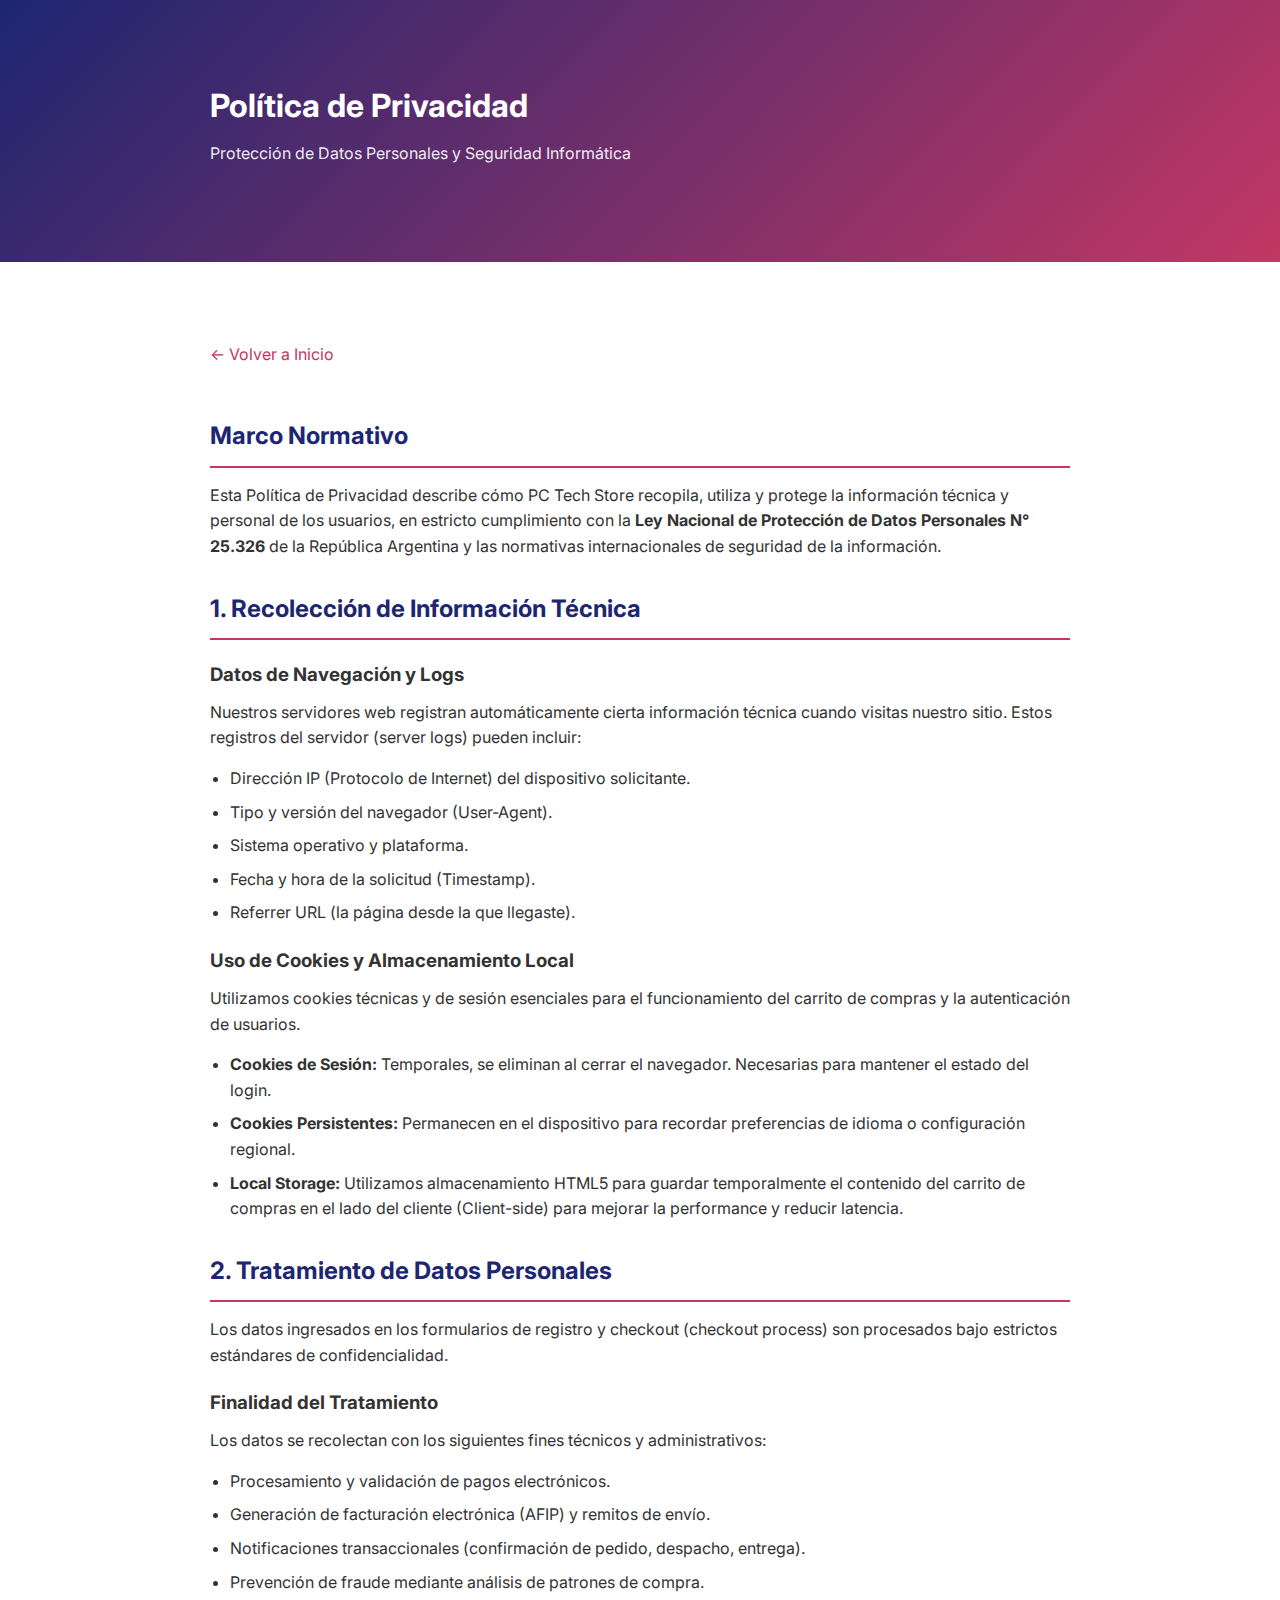
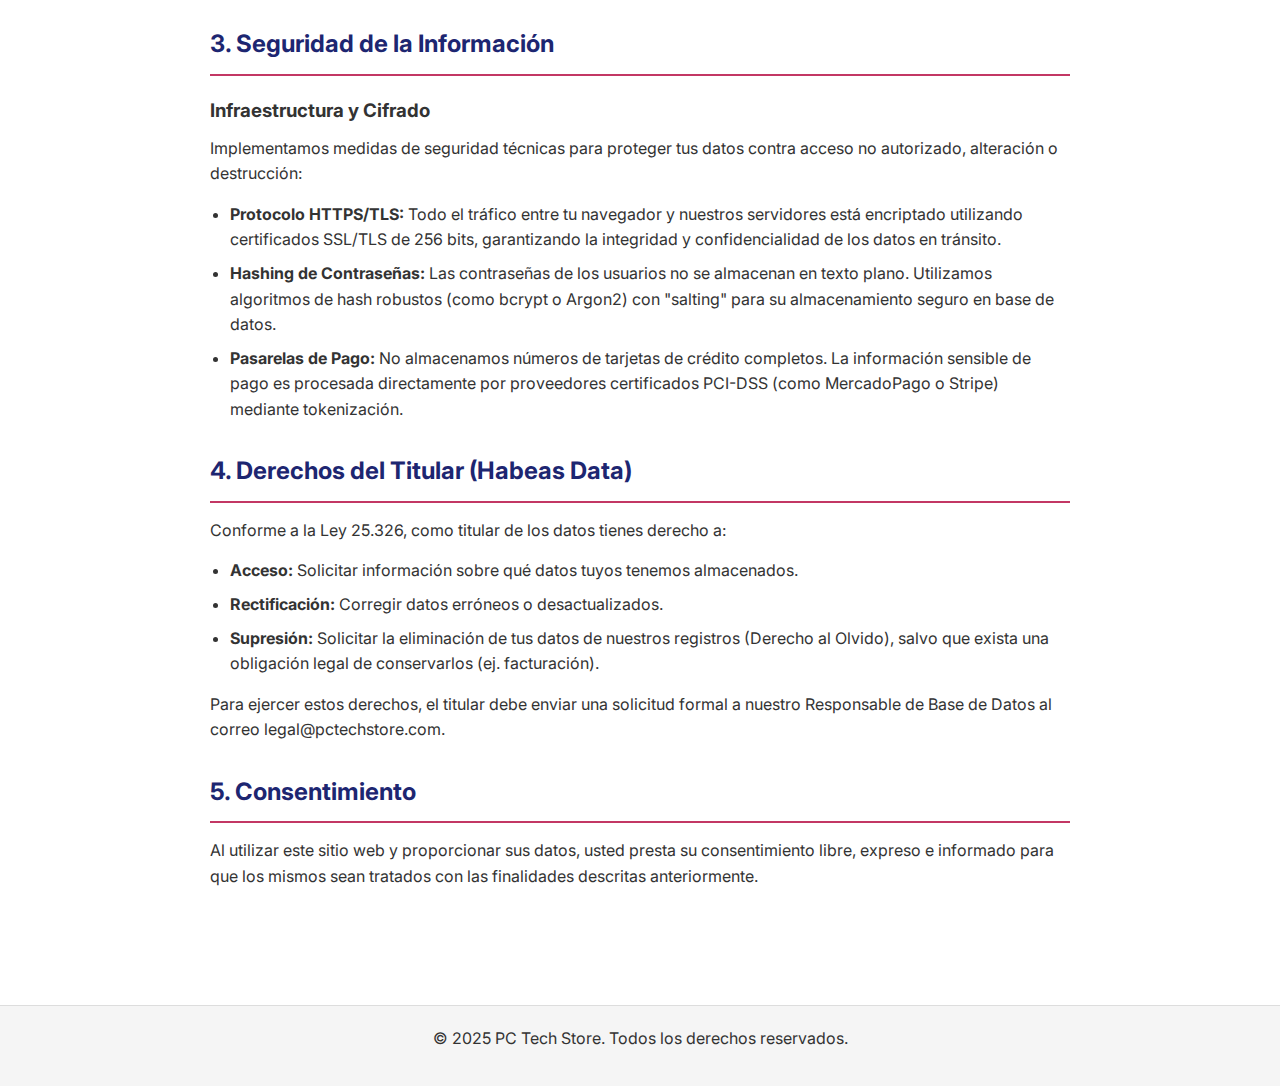
<file: privacidad.html>
<!DOCTYPE html>
<html lang="es">
<head>
  <meta charset="UTF-8">
  <meta name="viewport" content="width=device-width, initial-scale=1.0">
  <meta name="description" content="Política de Privacidad y Protección de Datos de PC Tech Store">
  <title>Política de Privacidad - PC Tech Store</title>
  <link rel="preconnect" href="https://fonts.googleapis.com">
  <link rel="preconnect" href="https://fonts.gstatic.com" crossorigin>
  <link href="https://fonts.googleapis.com/css2?family=Inter:wght@300;400;500;600;700&display=swap" rel="stylesheet">
  <style>
    * { margin: 0; padding: 0; box-sizing: border-box; }
    body { font-family: 'Inter', sans-serif; line-height: 1.6; color: #333; }
    .container { max-width: 900px; margin: 0 auto; padding: 40px 20px; }
    header { background: linear-gradient(135deg, #1d2671 0%, #c33764 100%); color: white; padding: 40px 0; margin-bottom: 40px; }
    header h1 { margin-bottom: 10px; }
    header p { opacity: 0.9; }
    h2 { color: #1d2671; margin-top: 30px; margin-bottom: 15px; border-bottom: 2px solid #c33764; padding-bottom: 10px; }
    h3 { color: #333; margin-top: 20px; margin-bottom: 10px; }
    p { margin-bottom: 15px; }
    ul, ol { margin-left: 20px; margin-bottom: 15px; }
    li { margin-bottom: 8px; }
    .back-link { display: inline-block; margin-bottom: 20px; color: #c33764; text-decoration: none; }
    .back-link:hover { text-decoration: underline; }
    footer { background: #f5f5f5; padding: 20px 0; text-align: center; margin-top: 60px; border-top: 1px solid #ddd; }
  </style>
</head>
<body>
  <header>
    <div class="container">
      <h1>Política de Privacidad</h1>
      <p>Protección de Datos Personales y Seguridad Informática</p>
    </div>
  </header>

  <div class="container">
    <a href="index.html" class="back-link">← Volver a Inicio</a>

    <h2>Marco Normativo</h2>
    <p>Esta Política de Privacidad describe cómo PC Tech Store recopila, utiliza y protege la información técnica y personal de los usuarios, en estricto cumplimiento con la <strong>Ley Nacional de Protección de Datos Personales N° 25.326</strong> de la República Argentina y las normativas internacionales de seguridad de la información.</p>

    <h2>1. Recolección de Información Técnica</h2>
    <h3>Datos de Navegación y Logs</h3>
    <p>Nuestros servidores web registran automáticamente cierta información técnica cuando visitas nuestro sitio. Estos registros del servidor (server logs) pueden incluir:</p>
    <ul>
      <li>Dirección IP (Protocolo de Internet) del dispositivo solicitante.</li>
      <li>Tipo y versión del navegador (User-Agent).</li>
      <li>Sistema operativo y plataforma.</li>
      <li>Fecha y hora de la solicitud (Timestamp).</li>
      <li>Referrer URL (la página desde la que llegaste).</li>
    </ul>
    
    <h3>Uso de Cookies y Almacenamiento Local</h3>
    <p>Utilizamos cookies técnicas y de sesión esenciales para el funcionamiento del carrito de compras y la autenticación de usuarios. </p>
    <ul>
      <li><strong>Cookies de Sesión:</strong> Temporales, se eliminan al cerrar el navegador. Necesarias para mantener el estado del login.</li>
      <li><strong>Cookies Persistentes:</strong> Permanecen en el dispositivo para recordar preferencias de idioma o configuración regional.</li>
      <li><strong>Local Storage:</strong> Utilizamos almacenamiento HTML5 para guardar temporalmente el contenido del carrito de compras en el lado del cliente (Client-side) para mejorar la performance y reducir latencia.</li>
    </ul>

    <h2>2. Tratamiento de Datos Personales</h2>
    <p>Los datos ingresados en los formularios de registro y checkout (checkout process) son procesados bajo estrictos estándares de confidencialidad.</p>
    <h3>Finalidad del Tratamiento</h3>
    <p>Los datos se recolectan con los siguientes fines técnicos y administrativos:</p>
    <ul>
      <li>Procesamiento y validación de pagos electrónicos.</li>
      <li>Generación de facturación electrónica (AFIP) y remitos de envío.</li>
      <li>Notificaciones transaccionales (confirmación de pedido, despacho, entrega).</li>
      <li>Prevención de fraude mediante análisis de patrones de compra.</li>
    </ul>

    <h2>3. Seguridad de la Información</h2>
    <h3>Infraestructura y Cifrado</h3>
    <p>Implementamos medidas de seguridad técnicas para proteger tus datos contra acceso no autorizado, alteración o destrucción:</p>
    <ul>
      <li><strong>Protocolo HTTPS/TLS:</strong> Todo el tráfico entre tu navegador y nuestros servidores está encriptado utilizando certificados SSL/TLS de 256 bits, garantizando la integridad y confidencialidad de los datos en tránsito.</li>
      <li><strong>Hashing de Contraseñas:</strong> Las contraseñas de los usuarios no se almacenan en texto plano. Utilizamos algoritmos de hash robustos (como bcrypt o Argon2) con "salting" para su almacenamiento seguro en base de datos.</li>
      <li><strong>Pasarelas de Pago:</strong> No almacenamos números de tarjetas de crédito completos. La información sensible de pago es procesada directamente por proveedores certificados PCI-DSS (como MercadoPago o Stripe) mediante tokenización.</li>
    </ul>

    <h2>4. Derechos del Titular (Habeas Data)</h2>
    <p>Conforme a la Ley 25.326, como titular de los datos tienes derecho a:</p>
    <ul>
      <li><strong>Acceso:</strong> Solicitar información sobre qué datos tuyos tenemos almacenados.</li>
      <li><strong>Rectificación:</strong> Corregir datos erróneos o desactualizados.</li>
      <li><strong>Supresión:</strong> Solicitar la eliminación de tus datos de nuestros registros (Derecho al Olvido), salvo que exista una obligación legal de conservarlos (ej. facturación).</li>
    </ul>
    <p>Para ejercer estos derechos, el titular debe enviar una solicitud formal a nuestro Responsable de Base de Datos al correo legal@pctechstore.com.</p>

    <h2>5. Consentimiento</h2>
    <p>Al utilizar este sitio web y proporcionar sus datos, usted presta su consentimiento libre, expreso e informado para que los mismos sean tratados con las finalidades descritas anteriormente.</p>

  </div>

  <footer>
    <p>&copy; 2025 PC Tech Store. Todos los derechos reservados.</p>
  </footer>
</body>
</html>
</file>
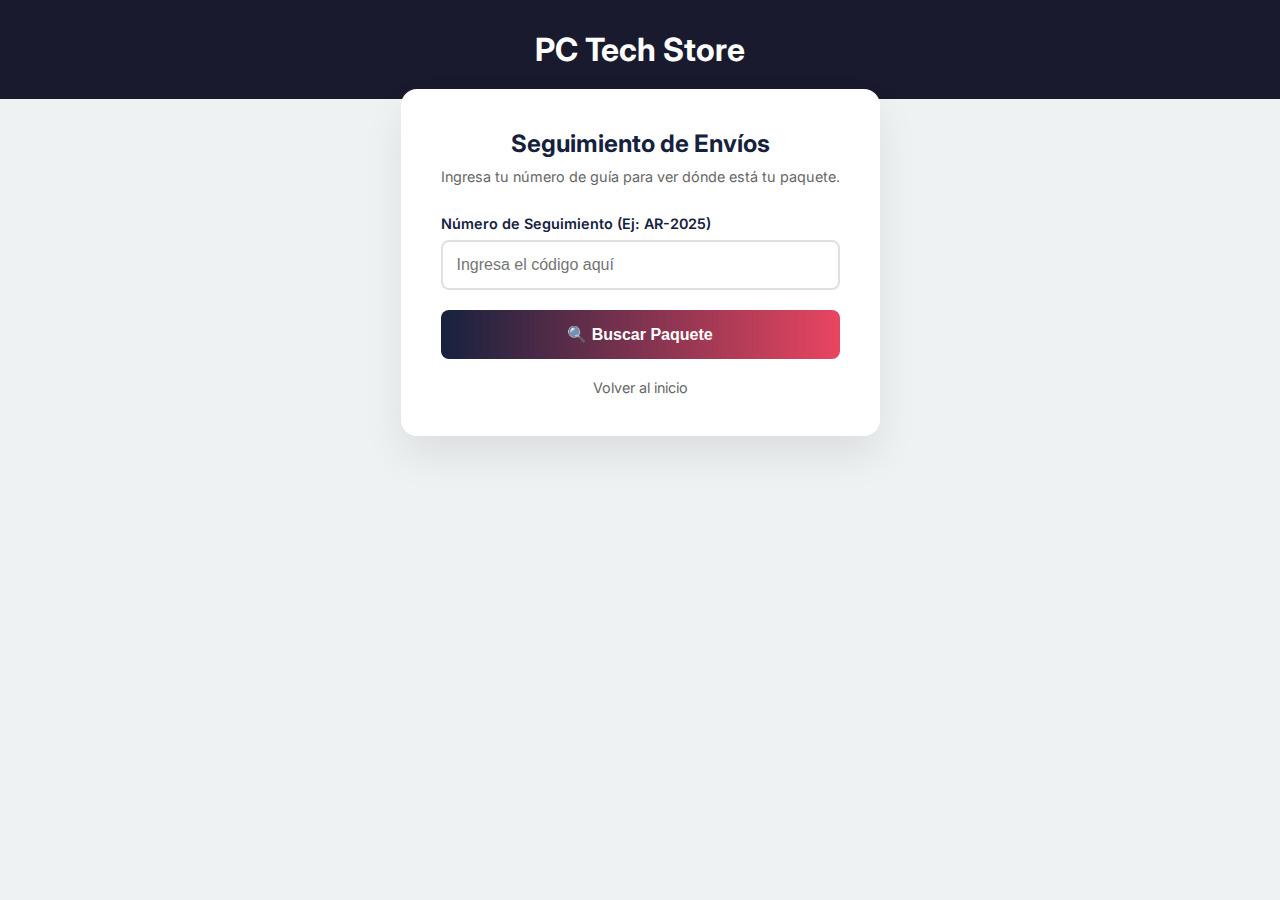
<file: seguimiento.html>
<!DOCTYPE html>
<html lang="es">
<head>
  <meta charset="UTF-8">
  <meta name="viewport" content="width=device-width, initial-scale=1.0">
  <title>Seguimiento de Envío | PC Tech Store</title>
  <link rel="preconnect" href="https://fonts.googleapis.com">
  <link href="https://fonts.googleapis.com/css2?family=Inter:wght@300;400;600;700&display=swap" rel="stylesheet">
  <style>
    /* --- ESTILOS GENERALES --- */
    * { margin: 0; padding: 0; box-sizing: border-box; }
    body { font-family: 'Inter', sans-serif; background: #eef2f3; color: #333; min-height: 100vh; display: flex; flex-direction: column; }

    /* Header Compacto */
    header { background: #1a1a2e; color: white; padding: 30px 0; text-align: center; }
    
    .container { max-width: 600px; margin: 0 auto; padding: 20px; flex: 1; }

    /* Tarjeta Principal */
    .tracking-card {
        background: white;
        padding: 40px;
        border-radius: 16px;
        box-shadow: 0 20px 40px rgba(0,0,0,0.08);
        margin-top: -30px; /* Efecto flotante sobre el header */
    }

    h2 { text-align: center; color: #16213e; margin-bottom: 10px; }
    .subtitle { text-align: center; color: #666; font-size: 0.9rem; margin-bottom: 30px; }

    /* Formulario Estilizado */
    .form-group { margin-bottom: 20px; }
    label { display: block; font-weight: 600; margin-bottom: 8px; color: #16213e; font-size: 0.9rem; }
    input {
        width: 100%;
        padding: 14px;
        border: 2px solid #e0e0e0;
        border-radius: 8px;
        font-size: 1rem;
        transition: border 0.3s;
        outline: none;
    }
    input:focus { border-color: #e94560; }

    .btn-track {
        width: 100%;
        padding: 15px;
        background: linear-gradient(90deg, #16213e 0%, #e94560 100%);
        color: white;
        border: none;
        border-radius: 8px;
        font-size: 1rem;
        font-weight: 700;
        cursor: pointer;
        transition: transform 0.2s, box-shadow 0.2s;
    }
    .btn-track:hover { transform: translateY(-2px); box-shadow: 0 10px 20px rgba(233, 69, 96, 0.3); }

    /* --- RESULTADOS (TIMELINE) --- */
    #result-area { display: none; margin-top: 40px; border-top: 1px solid #eee; padding-top: 30px; animation: fadeIn 0.5s ease; }
    
    .order-info { 
        background: #f8f9fa; 
        padding: 15px; 
        border-radius: 8px; 
        margin-bottom: 25px; 
        font-size: 0.9rem; 
        display: flex; 
        justify-content: space-between;
    }

    /* Línea de Tiempo Vertical */
    .timeline { position: relative; padding-left: 30px; }
    .timeline::before {
        content: ''; position: absolute; left: 7px; top: 5px; bottom: 0; width: 2px; background: #e0e0e0;
    }
    
    .timeline-item { position: relative; margin-bottom: 30px; }
    .timeline-item:last-child { margin-bottom: 0; }
    
    .timeline-dot {
        position: absolute; left: -29px; top: 0;
        width: 16px; height: 16px; border-radius: 50%;
        background: #ccc; border: 3px solid white;
        box-shadow: 0 0 0 2px #ccc;
        z-index: 2;
    }
    
    /* Estado Activo (Verde/Rosa) */
    .item-active .timeline-dot {
        background: #e94560; 
        box-shadow: 0 0 0 2px #e94560;
    }
    .item-active h4 { color: #e94560; }

    .timeline-content h4 { margin: 0 0 5px; font-size: 1rem; }
    .timeline-content p { margin: 0; font-size: 0.85rem; color: #777; }

    /* Animaciones */
    @keyframes fadeIn { from { opacity: 0; transform: translateY(10px); } to { opacity: 1; transform: translateY(0); } }
    
    .loading-spinner {
        display: none; text-align: center; margin-top: 20px; color: #e94560; font-weight: 600;
    }

    .back-link { display: block; text-align: center; margin-top: 20px; color: #666; text-decoration: none; font-size: 0.9rem; }
    .back-link:hover { text-decoration: underline; }
  </style>
</head>
<body>

  <header>
    <h1>PC Tech Store</h1>
  </header>

  <div class="container">
    <div class="tracking-card">
      <h2>Seguimiento de Envíos</h2>
      <p class="subtitle">Ingresa tu número de guía para ver dónde está tu paquete.</p>
      
      <form id="trackForm">
        <div class="form-group">
          <label>Número de Seguimiento (Ej: AR-2025)</label>
          <input type="text" id="trackingCode" placeholder="Ingresa el código aquí" required>
        </div>
        <button type="submit" class="btn-track">🔍 Buscar Paquete</button>
      </form>

      <div class="loading-spinner" id="loader">Buscando en el sistema satelital...</div>

      <div id="result-area">
        <div class="order-info">
          <span><strong>Orden:</strong> <span id="display-code"></span></span>
          <span style="color: green;">● En Tránsito</span>
        </div>

        <div class="timeline">
          <div class="timeline-item item-active">
            <div class="timeline-dot"></div>
            <div class="timeline-content">
              <h4>En Centro de Distribución Zonal</h4>
              <p>Buenos Aires, Zona Norte - Hoy, 08:30 AM</p>
            </div>
          </div>

          <div class="timeline-item item-active">
            <div class="timeline-dot"></div>
            <div class="timeline-content">
              <h4>Paquete Clasificado</h4>
              <p>Planta Logística Central - Ayer, 22:15 PM</p>
            </div>
          </div>

          <div class="timeline-item item-active">
            <div class="timeline-dot"></div>
            <div class="timeline-content">
              <h4>Retirado por el Correo</h4>
              <p>PC Tech Store Depósito - Ayer, 18:00 PM</p>
            </div>
          </div>

          <div class="timeline-item">
            <div class="timeline-dot"></div>
            <div class="timeline-content">
              <h4>Orden Confirmada</h4>
              <p>Tienda Online - Ayer, 14:00 PM</p>
            </div>
          </div>
        </div>
      </div>
      
      <a href="index.html" class="back-link">Volver al inicio</a>
    </div>
  </div>

  <script>
    // Pequeño script para simular funcionalidad real
    const form = document.getElementById('trackForm');
    const loader = document.getElementById('loader');
    const resultArea = document.getElementById('result-area');
    const displayCode = document.getElementById('display-code');
    const inputCode = document.getElementById('trackingCode');

    form.addEventListener('submit', (e) => {
      e.preventDefault();
      
      // Ocultar resultados previos si los hay
      resultArea.style.display = 'none';
      
      // Mostrar "cargando"
      loader.style.display = 'block';
      
      // Simular espera de 1.5 segundos
      setTimeout(() => {
        loader.style.display = 'none';
        displayCode.textContent = inputCode.value.toUpperCase(); // Pone el código que escribiste
        resultArea.style.display = 'block';
      }, 1500);
    });
  </script>

</body>
</html>
</file>
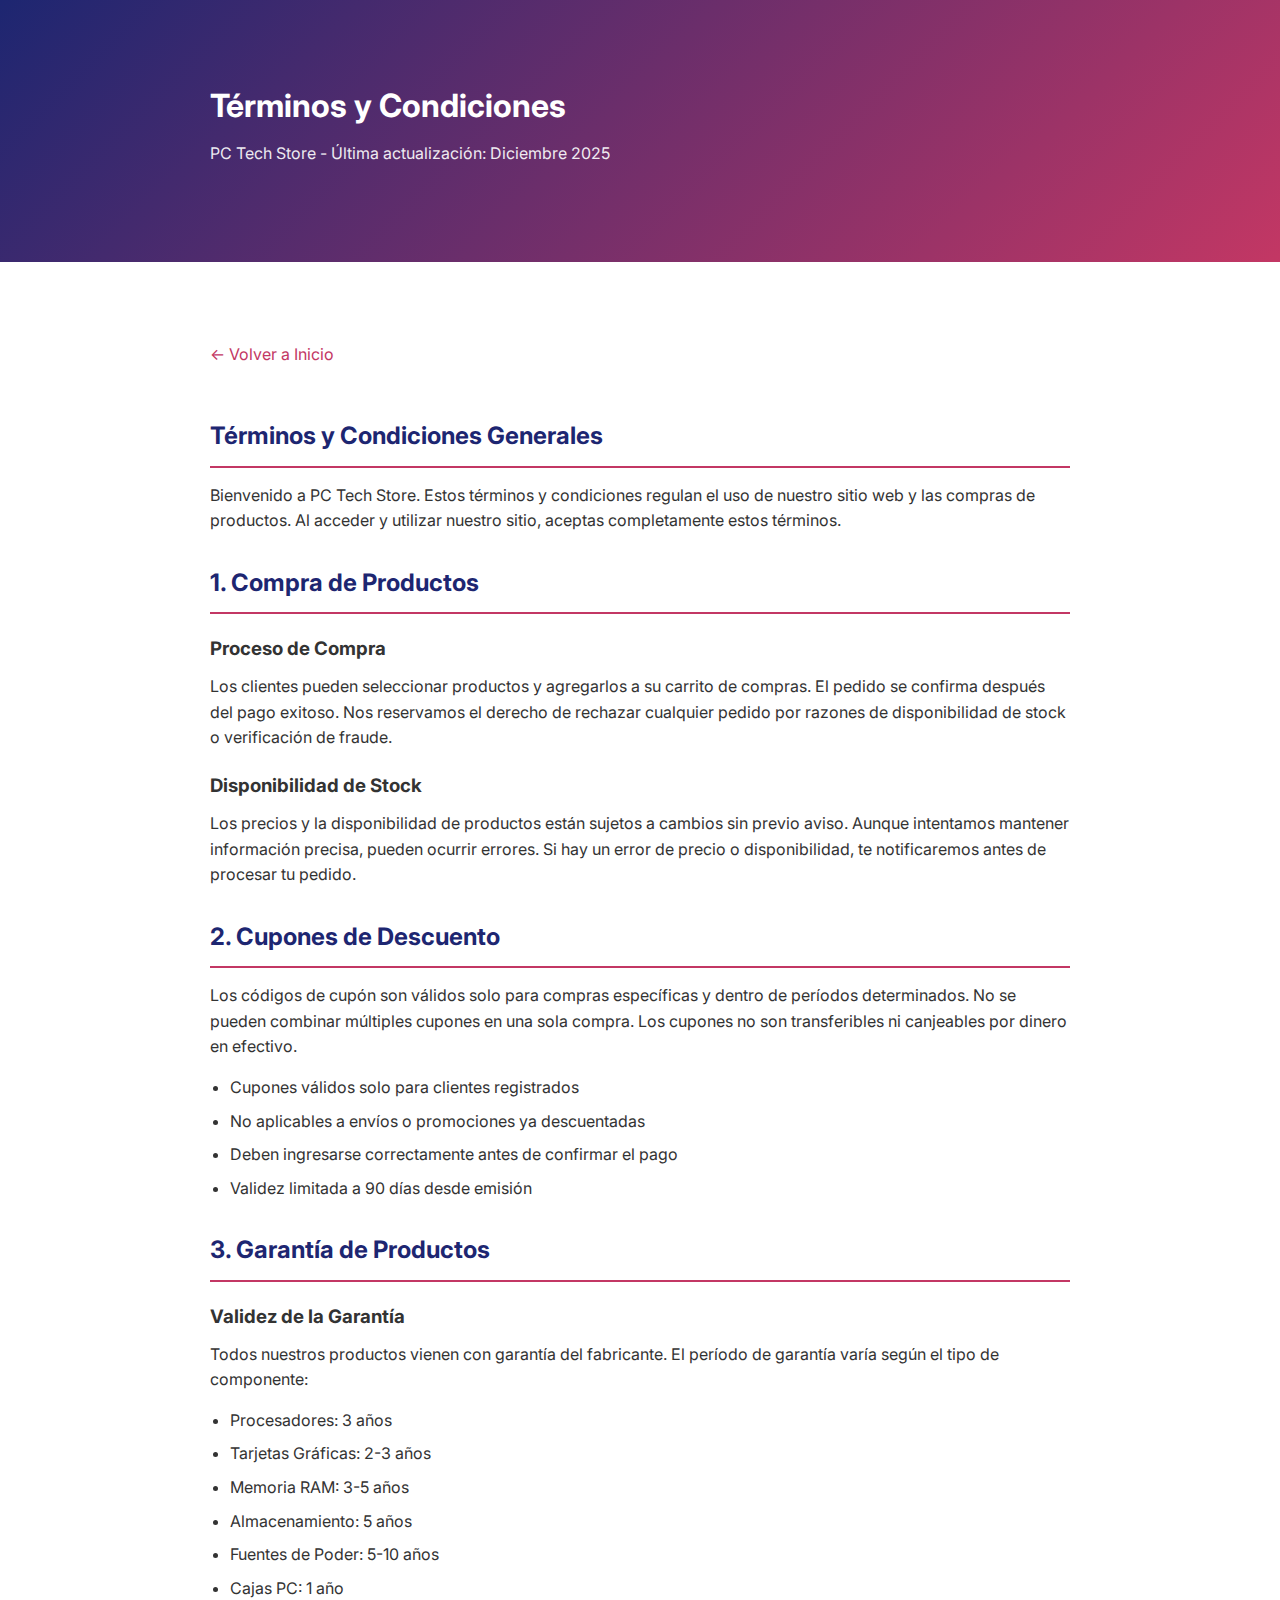
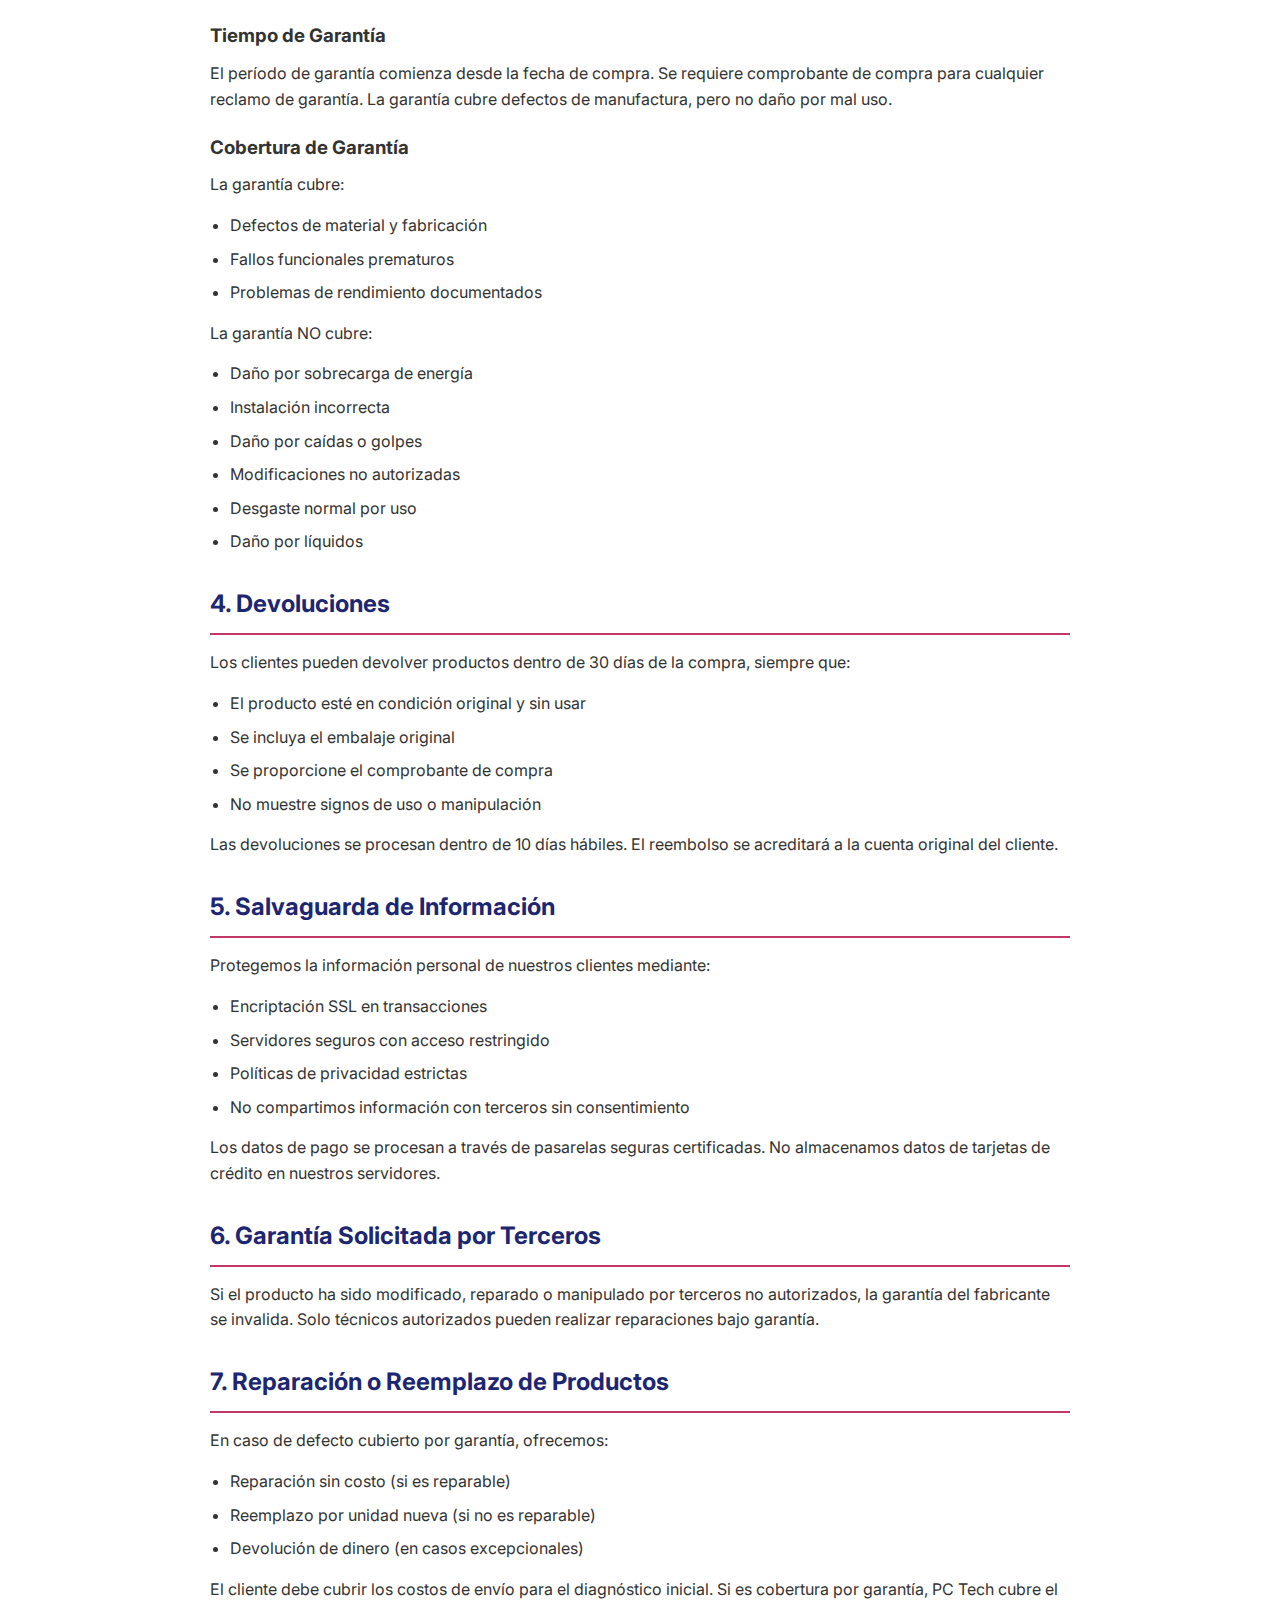
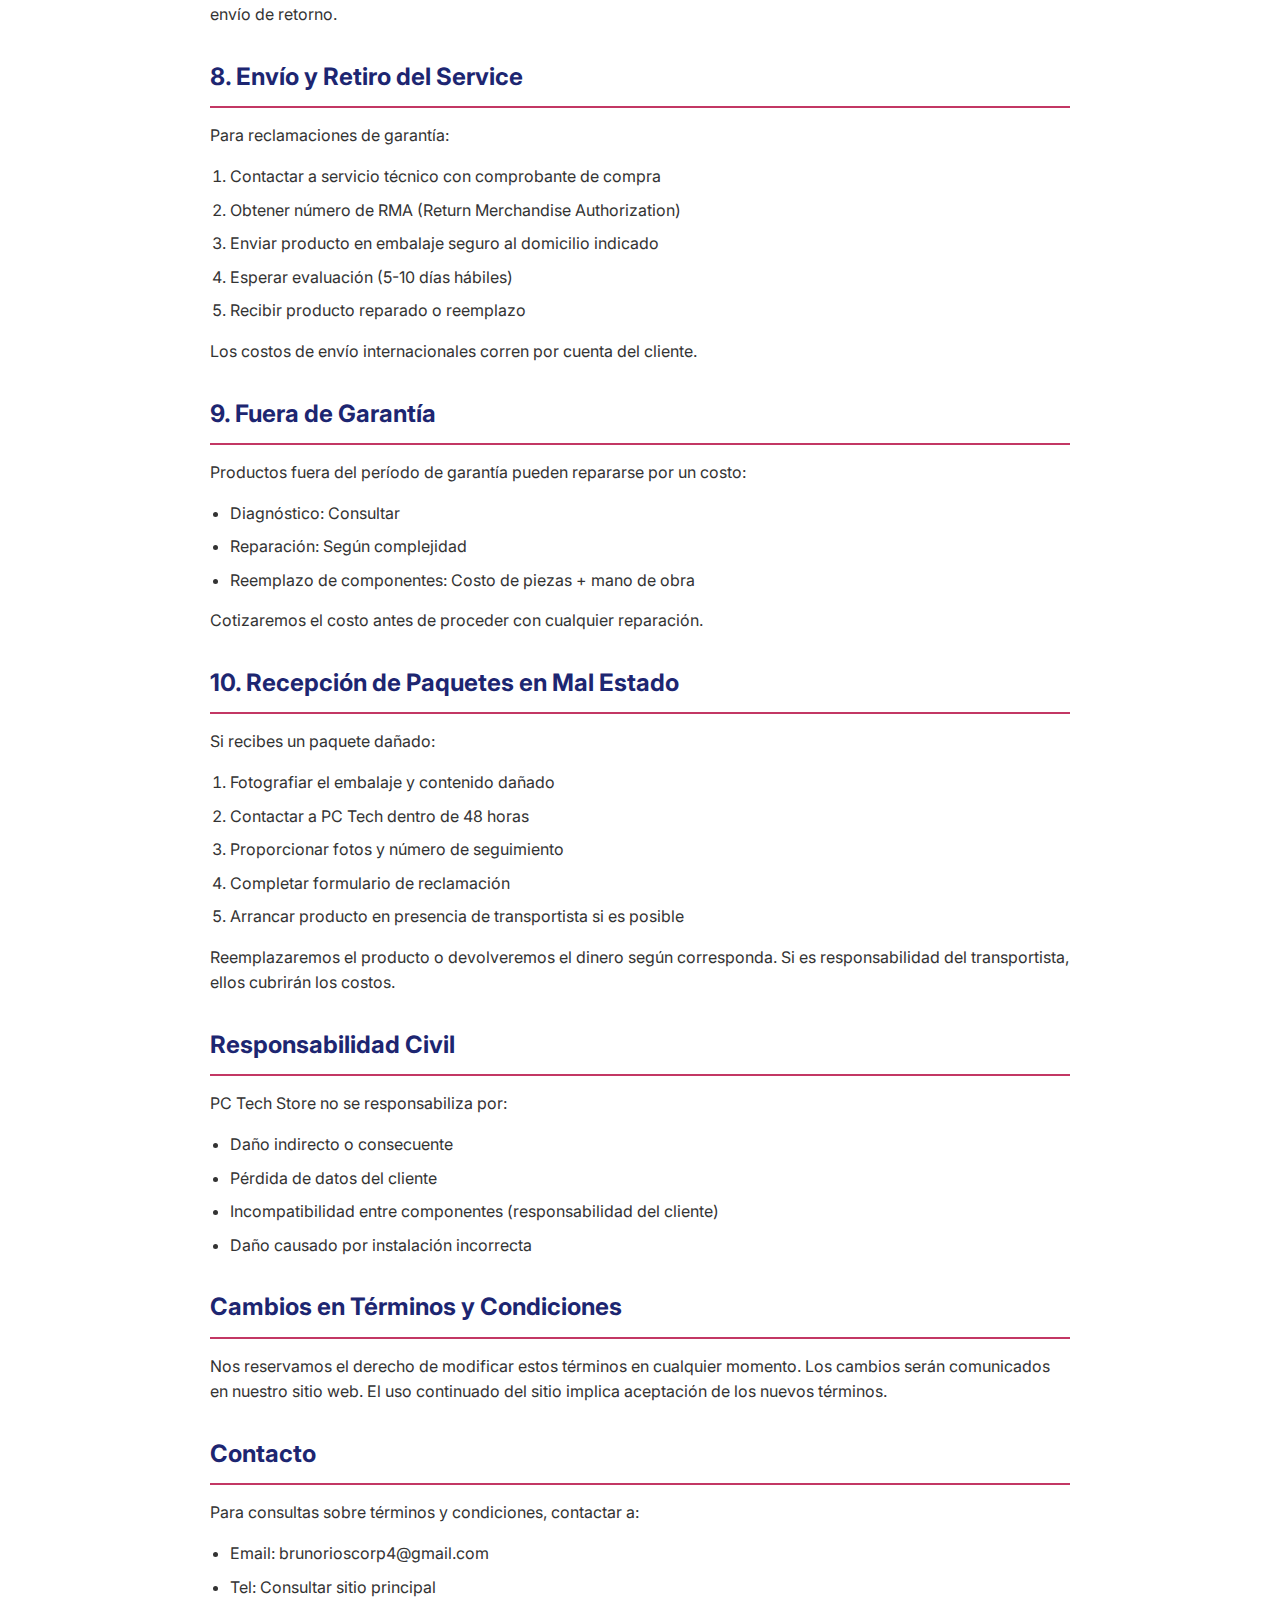
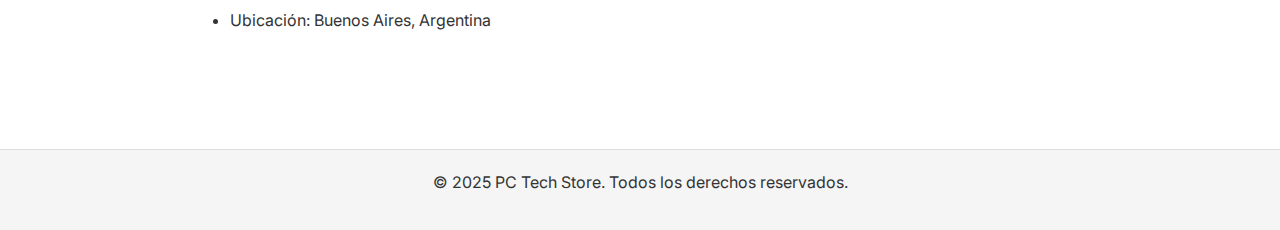
<file: terminos.html>
<!DOCTYPE html>
<html lang="es">
<head>
  <meta charset="UTF-8">
  <meta name="viewport" content="width=device-width, initial-scale=1.0">
  <meta name="description" content="Términos y condiciones de PC Tech Store">
  <title>Términos y Condiciones - PC Tech Store</title>
  <link rel="preconnect" href="https://fonts.googleapis.com">
  <link rel="preconnect" href="https://fonts.gstatic.com" crossorigin>
  <link href="https://fonts.googleapis.com/css2?family=Inter:wght@300;400;500;600;700&display=swap" rel="stylesheet">
  <style>
    * { margin: 0; padding: 0; box-sizing: border-box; }
    body { font-family: 'Inter', sans-serif; line-height: 1.6; color: #333; }
    .container { max-width: 900px; margin: 0 auto; padding: 40px 20px; }
    header { background: linear-gradient(135deg, #1d2671 0%, #c33764 100%); color: white; padding: 40px 0; margin-bottom: 40px; }
    header h1 { margin-bottom: 10px; }
    header p { opacity: 0.9; }
    h2 { color: #1d2671; margin-top: 30px; margin-bottom: 15px; border-bottom: 2px solid #c33764; padding-bottom: 10px; }
    h3 { color: #333; margin-top: 20px; margin-bottom: 10px; }
    p { margin-bottom: 15px; }
    ul, ol { margin-left: 20px; margin-bottom: 15px; }
    li { margin-bottom: 8px; }
    .back-link { display: inline-block; margin-bottom: 20px; color: #c33764; text-decoration: none; }
    .back-link:hover { text-decoration: underline; }
    footer { background: #f5f5f5; padding: 20px 0; text-align: center; margin-top: 60px; border-top: 1px solid #ddd; }
  </style>
</head>
<body>
  <header>
    <div class="container">
      <h1>Términos y Condiciones</h1>
      <p>PC Tech Store - Última actualización: Diciembre 2025</p>
    </div>
  </header>

  <div class="container">
    <a href="index.html" class="back-link">← Volver a Inicio</a>

    <h2>Términos y Condiciones Generales</h2>
    <p>Bienvenido a PC Tech Store. Estos términos y condiciones regulan el uso de nuestro sitio web y las compras de productos. Al acceder y utilizar nuestro sitio, aceptas completamente estos términos.</p>

    <h2>1. Compra de Productos</h2>
    <h3>Proceso de Compra</h3>
    <p>Los clientes pueden seleccionar productos y agregarlos a su carrito de compras. El pedido se confirma después del pago exitoso. Nos reservamos el derecho de rechazar cualquier pedido por razones de disponibilidad de stock o verificación de fraude.</p>
    <h3>Disponibilidad de Stock</h3>
    <p>Los precios y la disponibilidad de productos están sujetos a cambios sin previo aviso. Aunque intentamos mantener información precisa, pueden ocurrir errores. Si hay un error de precio o disponibilidad, te notificaremos antes de procesar tu pedido.</p>

    <h2>2. Cupones de Descuento</h2>
    <p>Los códigos de cupón son válidos solo para compras específicas y dentro de períodos determinados. No se pueden combinar múltiples cupones en una sola compra. Los cupones no son transferibles ni canjeables por dinero en efectivo.</p>
    <ul>
      <li>Cupones válidos solo para clientes registrados</li>
      <li>No aplicables a envíos o promociones ya descuentadas</li>
      <li>Deben ingresarse correctamente antes de confirmar el pago</li>
      <li>Validez limitada a 90 días desde emisión</li>
    </ul>

    <h2>3. Garantía de Productos</h2>
    <h3>Validez de la Garantía</h3>
    <p>Todos nuestros productos vienen con garantía del fabricante. El período de garantía varía según el tipo de componente:</p>
    <ul>
      <li>Procesadores: 3 años</li>
      <li>Tarjetas Gráficas: 2-3 años</li>
      <li>Memoria RAM: 3-5 años</li>
      <li>Almacenamiento: 5 años</li>
      <li>Fuentes de Poder: 5-10 años</li>
      <li>Cajas PC: 1 año</li>
    </ul>

    <h3>Tiempo de Garantía</h3>
    <p>El período de garantía comienza desde la fecha de compra. Se requiere comprobante de compra para cualquier reclamo de garantía. La garantía cubre defectos de manufactura, pero no daño por mal uso.</p>

    <h3>Cobertura de Garantía</h3>
    <p>La garantía cubre:</p>
    <ul>
      <li>Defectos de material y fabricación</li>
      <li>Fallos funcionales prematuros</li>
      <li>Problemas de rendimiento documentados</li>
    </ul>
    <p>La garantía NO cubre:</p>
    <ul>
      <li>Daño por sobrecarga de energía</li>
      <li>Instalación incorrecta</li>
      <li>Daño por caídas o golpes</li>
      <li>Modificaciones no autorizadas</li>
      <li>Desgaste normal por uso</li>
      <li>Daño por líquidos</li>
    </ul>

    <h2>4. Devoluciones</h2>
    <p>Los clientes pueden devolver productos dentro de 30 días de la compra, siempre que:</p>
    <ul>
      <li>El producto esté en condición original y sin usar</li>
      <li>Se incluya el embalaje original</li>
      <li>Se proporcione el comprobante de compra</li>
      <li>No muestre signos de uso o manipulación</li>
    </ul>
    <p>Las devoluciones se procesan dentro de 10 días hábiles. El reembolso se acreditará a la cuenta original del cliente.</p>

    <h2>5. Salvaguarda de Información</h2>
    <p>Protegemos la información personal de nuestros clientes mediante:</p>
    <ul>
      <li>Encriptación SSL en transacciones</li>
      <li>Servidores seguros con acceso restringido</li>
      <li>Políticas de privacidad estrictas</li>
      <li>No compartimos información con terceros sin consentimiento</li>
    </ul>
    <p>Los datos de pago se procesan a través de pasarelas seguras certificadas. No almacenamos datos de tarjetas de crédito en nuestros servidores.</p>

    <h2>6. Garantía Solicitada por Terceros</h2>
    <p>Si el producto ha sido modificado, reparado o manipulado por terceros no autorizados, la garantía del fabricante se invalida. Solo técnicos autorizados pueden realizar reparaciones bajo garantía.</p>

    <h2>7. Reparación o Reemplazo de Productos</h2>
    <p>En caso de defecto cubierto por garantía, ofrecemos:</p>
    <ul>
      <li>Reparación sin costo (si es reparable)</li>
      <li>Reemplazo por unidad nueva (si no es reparable)</li>
      <li>Devolución de dinero (en casos excepcionales)</li>
    </ul>
    <p>El cliente debe cubrir los costos de envío para el diagnóstico inicial. Si es cobertura por garantía, PC Tech cubre el envío de retorno.</p>

    <h2>8. Envío y Retiro del Service</h2>
    <p>Para reclamaciones de garantía:</p>
    <ol>
      <li>Contactar a servicio técnico con comprobante de compra</li>
      <li>Obtener número de RMA (Return Merchandise Authorization)</li>
      <li>Enviar producto en embalaje seguro al domicilio indicado</li>
      <li>Esperar evaluación (5-10 días hábiles)</li>
      <li>Recibir producto reparado o reemplazo</li>
    </ol>
    <p>Los costos de envío internacionales corren por cuenta del cliente.</p>

    <h2>9. Fuera de Garantía</h2>
    <p>Productos fuera del período de garantía pueden repararse por un costo:</p>
    <ul>
      <li>Diagnóstico: Consultar</li>
      <li>Reparación: Según complejidad</li>
      <li>Reemplazo de componentes: Costo de piezas + mano de obra</li>
    </ul>
    <p>Cotizaremos el costo antes de proceder con cualquier reparación.</p>

    <h2>10. Recepción de Paquetes en Mal Estado</h2>
    <p>Si recibes un paquete dañado:</p>
    <ol>
      <li>Fotografiar el embalaje y contenido dañado</li>
      <li>Contactar a PC Tech dentro de 48 horas</li>
      <li>Proporcionar fotos y número de seguimiento</li>
      <li>Completar formulario de reclamación</li>
      <li>Arrancar producto en presencia de transportista si es posible</li>
    </ol>
    <p>Reemplazaremos el producto o devolveremos el dinero según corresponda. Si es responsabilidad del transportista, ellos cubrirán los costos.</p>

    <h2>Responsabilidad Civil</h2>
    <p>PC Tech Store no se responsabiliza por:</p>
    <ul>
      <li>Daño indirecto o consecuente</li>
      <li>Pérdida de datos del cliente</li>
      <li>Incompatibilidad entre componentes (responsabilidad del cliente)</li>
      <li>Daño causado por instalación incorrecta</li>
    </ul>

    <h2>Cambios en Términos y Condiciones</h2>
    <p>Nos reservamos el derecho de modificar estos términos en cualquier momento. Los cambios serán comunicados en nuestro sitio web. El uso continuado del sitio implica aceptación de los nuevos términos.</p>

    <h2>Contacto</h2>
    <p>Para consultas sobre términos y condiciones, contactar a:</p>
    <ul>
      <li>Email: brunorioscorp4@gmail.com</li>
      <li>Tel: Consultar sitio principal</li>
      <li>Ubicación: Buenos Aires, Argentina</li>
    </ul>

  </div>

  <footer>
    <p>&copy; 2025 PC Tech Store. Todos los derechos reservados.</p>
  </footer>
</body>
</html>
</file>
<file: styles/estilo.css>
/* Trabajo Final - Estilos Generales Completos */
:root {
  --bg-dark: #0f0c29;
  --bg-purple: #302b63;
  --bg-blue: #24243e;
  --glass-bg: rgba(25, 25, 35, 0.65);
  --glass-border: rgba(255, 255, 255, 0.1);
  --primary: #ff0055; 
  --secondary: #00d4ff; 
  --text-white: #ffffff;
  --text-gray: #b0b0b0;
  --card-radius: 16px;
}

* { margin: 0; padding: 0; box-sizing: border-box; }

html { scroll-behavior: smooth; }

body {
  font-family: 'Outfit', sans-serif;
  background: linear-gradient(135deg, var(--bg-dark), var(--bg-purple), var(--bg-blue));
  background-attachment: fixed;
  color: var(--text-white);
  min-height: 100vh;
}

/* --- Navbar --- */
.navbar-glass {
  position: sticky; top: 20px; z-index: 1000;
  width: 90%; max-width: 1200px; margin: 0 auto;
  background: rgba(15, 15, 30, 0.85); backdrop-filter: blur(12px);
  border: 1px solid var(--glass-border); border-radius: 50px;
  padding: 10px 30px; box-shadow: 0 8px 32px rgba(0, 0, 0, 0.4);
}
.nav-content { display: flex; justify-content: space-between; align-items: center; }
.logo-section { display: flex; align-items: center; gap: 10px; text-decoration: none; color: white; }
.logo-section svg { width: 30px; height: 30px; color: var(--secondary); }
.logo-text { font-weight: 800; font-size: 1.4rem; letter-spacing: 1px; }
.nav-links { display: flex; list-style: none; gap: 25px; }
.nav-link { text-decoration: none; color: var(--text-gray); font-weight: 500; transition: 0.3s; }
.nav-link:hover { color: white; text-shadow: 0 0 8px rgba(255,255,255,0.5); }
.nav-actions { display: flex; align-items: center; gap: 20px; }
.cart-wrapper { position: relative; cursor: pointer; color: white; }
.cart-wrapper svg { width: 26px; transition: 0.3s; }
.cart-wrapper:hover svg { color: var(--primary); transform: scale(1.1); }
.cart-badge { 
  position: absolute; top: -5px; right: -8px; background: var(--primary); color: white; 
  font-size: 0.7rem; font-weight: bold; padding: 2px 6px; border-radius: 10px; 
}
.btn-login-nav { 
  background: transparent; border: 1px solid var(--secondary); color: var(--secondary); 
  padding: 6px 18px; border-radius: 20px; cursor: pointer; font-weight: 600; transition: 0.3s; 
}
.btn-login-nav:hover { background: var(--secondary); color: #000; box-shadow: 0 0 15px var(--secondary); }

/* --- Hero --- */
.hero-section { text-align: center; padding: 120px 20px 80px; }
.hero-title { font-size: 4rem; font-weight: 800; line-height: 1.1; margin-bottom: 20px; }
.hero-title span { 
  background: linear-gradient(90deg, var(--secondary), var(--primary)); 
  -webkit-background-clip: text; background-clip: text; color: transparent; 
}
.hero-subtitle { color: var(--text-gray); font-size: 1.3rem; margin-bottom: 40px; max-width: 700px; margin: 0 auto 40px auto; }
.hero-badges { display: flex; justify-content: center; gap: 15px; flex-wrap: wrap; }
.badge-tech { 
  background: rgba(255,255,255,0.05); padding: 8px 16px; border-radius: 20px; 
  border: 1px solid var(--glass-border); font-size: 0.9rem; color: var(--secondary); 
}

/* --- Secciones Generales --- */
.main-section { max-width: 1200px; margin: 80px auto; padding: 0 20px; }
.section-title { text-align: center; margin-bottom: 50px; }
.section-title h2 { font-size: 2.5rem; margin-bottom: 10px; }
.underline { width: 60px; height: 4px; background: var(--primary); margin: 0 auto; border-radius: 2px; }

/* --- Separadores de Categoría --- */
.category-separator {
    display: flex;
    align-items: center;
    gap: 20px;
    margin: 50px 0 30px 0;
}
.category-separator h3 {
    font-size: 1.8rem;
    font-weight: 800;
    color: var(--secondary);
    text-transform: uppercase;
    letter-spacing: 2px;
    text-shadow: 0 0 15px rgba(0, 212, 255, 0.4);
    white-space: nowrap;
}

/* --- Grid de Productos --- */
.grid-productos { display: grid; grid-template-columns: repeat(auto-fit, minmax(260px, 1fr)); gap: 30px; }

.card-glass { 
  background: var(--glass-bg); border: 1px solid var(--glass-border); 
  border-radius: var(--card-radius); overflow: hidden; transition: 0.3s; 
  display: flex; flex-direction: column; position: relative;
}
.card-glass:hover { transform: translateY(-10px); border-color: rgba(255,255,255,0.3); }

.card-image-container { 
    height: 250px; background: white; padding: 20px; 
    display: flex; align-items: center; justify-content: center; 
    cursor: pointer; position: relative; overflow: hidden;
}
.card-image-container img { max-width: 100%; max-height: 100%; object-fit: contain; transition: 0.3s; }
.card-image-container:hover img { transform: scale(1.05); }

.card-image-container::after {
    content: "🔎 VER FICHA TÉCNICA";
    position: absolute; bottom: 0; left: 0; width: 100%;
    background: rgba(0,212,255, 0.9); color: #000;
    text-align: center; padding: 10px; font-weight: 800; font-size: 0.9rem;
    transform: translateY(100%); transition: 0.3s ease-in-out;
}
.card-image-container:hover::after { transform: translateY(0); }

.card-content { padding: 20px; flex: 1; display: flex; flex-direction: column; }
.card-content h3 { font-size: 1.1rem; margin-bottom: 15px; line-height: 1.4; }
.card-footer { margin-top: auto; display: flex; justify-content: space-between; align-items: center; }
.price-box { font-size: 1.3rem; font-weight: 800; color: white; }

/* Botones */
.btn-add { 
  background: var(--primary); color: white; border: none; padding: 10px 20px; 
  border-radius: 10px; font-weight: 700; cursor: pointer; transition: 0.3s; 
}
.btn-add:hover { box-shadow: 0 0 20px rgba(255, 0, 85, 0.4); transform: scale(1.05); }
.btn-add.full { width: 100%; }
.btn-outline { background: transparent; border: 1px solid #aaa; color: #aaa; padding: 10px 20px; border-radius: 10px; cursor: pointer; margin-right: 10px; transition: 0.3s;}
.btn-outline:hover { border-color: white; color: white; }
.btn-delete { background: none; border: none; cursor: pointer; font-size: 1.2rem; transition: 0.3s; }
.btn-delete:hover { transform: scale(1.2); color: var(--primary); }

/* --- Configurador y Carrito --- */
.config-layout { display: grid; grid-template-columns: 2fr 1fr; gap: 30px; }
.config-grid-buttons { display: grid; grid-template-columns: repeat(4, 1fr); gap: 15px; }
.btn-categoria {
  background: rgba(255,255,255,0.05); border: 1px solid var(--glass-border);
  color: white; padding: 20px 10px; border-radius: 12px; cursor: pointer;
  display: flex; flex-direction: column; align-items: center; gap: 10px; transition: 0.3s;
}
.btn-categoria:hover { background: rgba(255,255,255,0.1); border-color: var(--secondary); box-shadow: 0 0 15px rgba(0, 212, 255, 0.2); }
.btn-categoria svg { width: 30px; height: 30px; }

.config-resumen { background: rgba(0,0,0,0.3); border: 1px solid var(--glass-border); border-radius: 16px; padding: 25px; display: flex; flex-direction: column; }
.resumen-header { margin-bottom: 20px; border-bottom: 1px solid var(--glass-border); padding-bottom: 10px; }
.resumen-lista { flex: 1; margin-bottom: 20px; }
.item-seleccionado { display: flex; justify-content: space-between; margin-bottom: 10px; font-size: 0.95rem; color: #ddd; border-bottom: 1px dotted rgba(255,255,255,0.1); padding-bottom: 5px;}
.total-armador { font-size: 1.4rem; font-weight: 800; text-align: right; margin-top: auto; }
.empty-build-msg { text-align: center; color: #888; margin-top: 20px; font-style: italic; }


.carrito-container-pro { background: var(--glass-bg); border-radius: 16px; border: 1px solid var(--glass-border); overflow: hidden; }
.carrito-header { display: grid; grid-template-columns: 2fr 1fr 1fr; padding: 15px 25px; background: rgba(255,255,255,0.05); font-weight: bold; color: var(--secondary); }
.cart-item-pro { display: grid; grid-template-columns: 2fr 1fr 1fr; padding: 20px 25px; align-items: center; border-bottom: 1px solid rgba(255,255,255,0.05); }
.cart-info { display: flex; align-items: center; gap: 15px; }
.cart-info img { width: 60px; height: 60px; background: white; border-radius: 8px; object-fit: contain; padding: 5px; }
.carrito-footer { padding: 25px; display: flex; justify-content: space-between; align-items: center; background: rgba(0,0,0,0.2); }
.total-final { font-size: 1.5rem; font-weight: 800; }
.carrito-actions { display: flex; }

/* --- Footer --- */
.footer-pro { background: #050510; border-top: 1px solid var(--glass-border); margin-top: 80px; padding: 60px 0 20px; }
.footer-container { max-width: 1200px; margin: 0 auto; display: grid; grid-template-columns: 2fr 1fr 1fr; gap: 40px; padding: 0 20px; }
.footer-col h4 { color: white; margin-bottom: 20px; font-size: 1.2rem; }
.footer-col ul { list-style: none; }
.footer-col li { margin-bottom: 10px; }
.footer-col a { color: var(--text-gray); text-decoration: none; transition: 0.3s; }
.footer-col a:hover { color: var(--secondary); }
.footer-bottom { text-align: center; margin-top: 50px; padding-top: 20px; border-top: 1px solid #222; color: #555; }

/* --- Modales (Pago y Otros) --- */
.modal-backdrop { 
    position: fixed; top: 0; left: 0; width: 100%; height: 100%; 
    background: rgba(0,0,0,0.85); display: none; 
    justify-content: center; align-items: center; z-index: 2000; 
    backdrop-filter: blur(5px);
}
.modal-glass { 
    background: #1a1a2e; padding: 30px; border-radius: 20px; 
    border: 1px solid var(--glass-border); width: 90%; 
    max-height: 90vh; overflow-y: auto; position: relative; 
    box-shadow: 0 20px 50px rgba(0,0,0,0.5);
}
.modal-glass.small { max-width: 400px; text-align: center; }
.modal-glass.large-modal { max-width: 1000px; padding: 0; overflow: hidden; display: flex; flex-direction: column; background: #1a1a2e;}

.close-btn { background: none; border: none; color: #aaa; font-size: 2rem; cursor: pointer; transition: 0.3s; }
.close-btn:hover { color: white; }
.close-btn-float { position: absolute; top: 15px; right: 20px; z-index: 10; background: rgba(0,0,0,0.6); color: white; border: none; width: 40px; height: 40px; border-radius: 50%; font-size: 1.5rem; cursor: pointer; transition: 0.3s; display: flex; align-items: center; justify-content: center;}
.close-btn-float:hover { background: var(--primary); transform: rotate(90deg); }

.modal-header { display: flex; justify-content: space-between; align-items: center; margin-bottom: 20px; border-bottom: 1px solid #333; padding-bottom: 10px; }
.modal-header h3 { color: var(--secondary); }

.modal-grid { display: grid; grid-template-columns: repeat(auto-fill, minmax(160px, 1fr)); gap: 20px; padding: 10px;}
.producto-config-item { background: rgba(255,255,255,0.05); padding: 15px; border-radius: 15px; cursor: pointer; text-align: center; border: 1px solid transparent; transition: 0.3s; }
.producto-config-item:hover { border-color: var(--secondary); background: rgba(255,255,255,0.1); transform: translateY(-5px);}
.producto-config-item img { width: 100px; height: 100px; object-fit: contain; background: white; border-radius: 10px; padding: 5px; margin-bottom: 10px;}
.producto-config-item h4 { font-size: 0.9rem; margin-bottom: 5px; height: 40px; overflow: hidden; display: flex; align-items: center; justify-content: center;}

.input-pro { width: 100%; padding: 15px; margin: 20px 0; background: rgba(0,0,0,0.3); border: 1px solid #444; color: white; border-radius: 10px; font-family: inherit; }
.input-pro:focus { outline: none; border-color: var(--secondary); }

/* Estilos de Pagos */
.payment-grid { display: grid; grid-template-columns: 1fr 1fr; gap: 25px; margin-bottom: 20px; }
.payment-card { background: rgba(255,255,255,0.03); border: 1px solid var(--glass-border); padding: 25px; border-radius: 16px; text-align: center; transition: 0.3s; position: relative; overflow: hidden;}
.payment-card:hover { border-color: var(--secondary); background: rgba(255,255,255,0.05); }
.payment-icon { font-size: 3rem; margin-bottom: 15px; }
.payment-card h4 { margin-bottom: 10px; color: white; }
.payment-desc { font-size: 0.9rem; color: #aaa; margin-bottom: 20px; min-height: 40px; }
.highlight-box { background: rgba(0,0,0,0.3); border: 1px dashed var(--glass-border); padding: 20px; border-radius: 12px; text-align: left; font-size: 0.95rem; color: #ddd; }
.highlight-box p { margin-bottom: 8px; word-break: break-all; }
.highlight-box strong { color: var(--secondary); }
.rapipago-code { font-size: 1.5rem; font-weight: 800; text-align: center; color: var(--primary); background: white; padding: 15px; border-radius: 8px; letter-spacing: 3px; margin: 15px 0; }
.copiable { cursor: pointer; border-bottom: 1px dotted var(--secondary); }

/* Detalles Producto */
.detalle-layout { display: grid; grid-template-columns: 40% 60%; height: 100%; min-height: 550px; }
.detalle-img-container { background: white; display: flex; justify-content: center; align-items: center; padding: 40px; position: relative; }
.detalle-img-container img { max-width: 100%; max-height: 450px; object-fit: contain; filter: drop-shadow(0 15px 30px rgba(0,0,0,0.3)); }
.detalle-info-container { padding: 40px; background: rgba(20,20,35,0.95); display: flex; flex-direction: column; overflow-y: auto; }
.detalle-categoria { color: var(--secondary); text-transform: uppercase; letter-spacing: 2px; font-size: 0.8rem; font-weight: bold; margin-bottom: 10px; display: block; }
.detalle-titulo { font-size: 2.5rem; margin-bottom: 15px; line-height: 1.1; font-weight: 800; }
.detalle-descripcion { color: #ccc; margin-bottom: 30px; line-height: 1.6; font-size: 1rem; }
.detalle-specs-title { font-size: 1.2rem; color: white; border-bottom: 1px solid var(--glass-border); padding-bottom: 15px; margin-bottom: 20px; font-weight: 600; }
.detalle-specs-list { list-style: none; margin-bottom: 30px; }
.detalle-specs-list li { margin-bottom: 12px; color: var(--text-gray); display: flex; align-items: flex-start; gap: 12px; font-size: 1rem; }
.detalle-specs-list li::before { content: "⚡"; color: var(--primary); font-size: 1rem; margin-top: 2px; }
.detalle-precio { font-size: 3rem; font-weight: 800; color: white; margin-bottom: 25px; }

/* --- Estilos RMA / Garantías --- */
.rma-steps {
    display: flex;
    flex-direction: column;
    gap: 30px;
    text-align: left;
}
.rma-step { display: flex; gap: 20px; align-items: flex-start; }
.step-number {
    background: linear-gradient(135deg, var(--secondary), var(--primary));
    color: white; width: 50px; height: 50px; border-radius: 50%;
    display: flex; justify-content: center; align-items: center;
    font-size: 1.5rem; font-weight: 800; flex-shrink: 0;
    box-shadow: 0 0 15px rgba(255, 0, 85, 0.4);
}
.step-content h4 { color: var(--secondary); font-size: 1.2rem; margin-bottom: 5px; }
.step-content p { color: #ddd; font-size: 0.95rem; line-height: 1.5; }

/* --- Notificación Flotante (Toast) --- */
.notificacion-glass {
    position: fixed;
    bottom: 30px;
    right: 30px;
    background: rgba(10, 10, 20, 0.95);
    border: 1px solid var(--secondary);
    color: white;
    padding: 15px 25px;
    border-radius: 12px;
    box-shadow: 0 0 20px rgba(0, 212, 255, 0.3);
    z-index: 3000;
    font-weight: 600;
    min-width: 250px;
    text-align: center;
    display: none; 
    animation: subirFade 0.5s ease forwards;
}

@keyframes subirFade {
    from { opacity: 0; transform: translateY(20px); }
    to { opacity: 1; transform: translateY(0); }
}

/* Media Queries */
@media(max-width: 992px) {
    .config-grid-buttons { grid-template-columns: repeat(3, 1fr); }
}

@media(max-width: 768px) {
  .nav-links { display: none; }
  .hero-title { font-size: 2.8rem; }
  .config-layout, .carrito-container-pro, .footer-container, .detalle-layout, .payment-grid { grid-template-columns: 1fr; }
  .config-grid-buttons { grid-template-columns: repeat(3, 1fr); }
  .carrito-header { display: none; }
  .cart-item-pro { grid-template-columns: 1fr; gap: 15px; text-align: center; padding: 20px;}
  .cart-info { flex-direction: column; }
  .carrito-footer { flex-direction: column; gap: 20px; }
  .carrito-actions { width: 100%; justify-content: space-between; }
  .detalle-img-container { height: 300px; padding: 20px; }
  .detalle-img-container img { max-height: 250px; }
  .detalle-info-container { padding: 30px 20px; }
  .modal-glass { padding: 20px; width: 95%; }
}

@media(max-width: 480px) {
    .config-grid-buttons { grid-template-columns: repeat(2, 1fr); }
    .hero-title { font-size: 2.2rem; }
    .payment-grid { grid-template-columns: 1fr; }
}
</file>
<file: EntregaFinaTalentoTech/Raiz/styles/estilo.css>
/* Trabajo Final - Estilos Generales Completos */
:root {
  --bg-dark: #0f0c29;
  --bg-purple: #302b63;
  --bg-blue: #24243e;
  --glass-bg: rgba(25, 25, 35, 0.65);
  --glass-border: rgba(255, 255, 255, 0.1);
  --primary: #ff0055; 
  --secondary: #00d4ff; 
  --text-white: #ffffff;
  --text-gray: #b0b0b0;
  --card-radius: 16px;
}

* { margin: 0; padding: 0; box-sizing: border-box; }

html { scroll-behavior: smooth; }

body {
  font-family: 'Outfit', sans-serif;
  background: linear-gradient(135deg, var(--bg-dark), var(--bg-purple), var(--bg-blue));
  background-attachment: fixed;
  color: var(--text-white);
  min-height: 100vh;
}

/* --- Navbar --- */
.navbar-glass {
  position: sticky; top: 20px; z-index: 1000;
  width: 90%; max-width: 1200px; margin: 0 auto;
  background: rgba(15, 15, 30, 0.85); backdrop-filter: blur(12px);
  border: 1px solid var(--glass-border); border-radius: 50px;
  padding: 10px 30px; box-shadow: 0 8px 32px rgba(0, 0, 0, 0.4);
}
.nav-content { display: flex; justify-content: space-between; align-items: center; }
.logo-section { display: flex; align-items: center; gap: 10px; text-decoration: none; color: white; }
.logo-section svg { width: 30px; height: 30px; color: var(--secondary); }
.logo-text { font-weight: 800; font-size: 1.4rem; letter-spacing: 1px; }
.nav-links { display: flex; list-style: none; gap: 25px; }
.nav-link { text-decoration: none; color: var(--text-gray); font-weight: 500; transition: 0.3s; }
.nav-link:hover { color: white; text-shadow: 0 0 8px rgba(255,255,255,0.5); }
.nav-actions { display: flex; align-items: center; gap: 20px; }
.cart-wrapper { position: relative; cursor: pointer; color: white; }
.cart-wrapper svg { width: 26px; transition: 0.3s; }
.cart-wrapper:hover svg { color: var(--primary); transform: scale(1.1); }
.cart-badge { 
  position: absolute; top: -5px; right: -8px; background: var(--primary); color: white; 
  font-size: 0.7rem; font-weight: bold; padding: 2px 6px; border-radius: 10px; 
}
.btn-login-nav { 
  background: transparent; border: 1px solid var(--secondary); color: var(--secondary); 
  padding: 6px 18px; border-radius: 20px; cursor: pointer; font-weight: 600; transition: 0.3s; 
}
.btn-login-nav:hover { background: var(--secondary); color: #000; box-shadow: 0 0 15px var(--secondary); }

/* --- Hero --- */
.hero-section { text-align: center; padding: 120px 20px 80px; }
.hero-title { font-size: 4rem; font-weight: 800; line-height: 1.1; margin-bottom: 20px; }
.hero-title span { 
  background: linear-gradient(90deg, var(--secondary), var(--primary)); 
  -webkit-background-clip: text; background-clip: text; color: transparent; 
}
.hero-subtitle { color: var(--text-gray); font-size: 1.3rem; margin-bottom: 40px; max-width: 700px; margin: 0 auto 40px auto; }
.hero-badges { display: flex; justify-content: center; gap: 15px; flex-wrap: wrap; }
.badge-tech { 
  background: rgba(255,255,255,0.05); padding: 8px 16px; border-radius: 20px; 
  border: 1px solid var(--glass-border); font-size: 0.9rem; color: var(--secondary); 
}

/* --- Secciones Generales --- */
.main-section { max-width: 1200px; margin: 80px auto; padding: 0 20px; }
.section-title { text-align: center; margin-bottom: 50px; }
.section-title h2 { font-size: 2.5rem; margin-bottom: 10px; }
.underline { width: 60px; height: 4px; background: var(--primary); margin: 0 auto; border-radius: 2px; }

/* --- Separadores de Categoría --- */
.category-separator {
    display: flex;
    align-items: center;
    gap: 20px;
    margin: 50px 0 30px 0;
}
.category-separator h3 {
    font-size: 1.8rem;
    font-weight: 800;
    color: var(--secondary);
    text-transform: uppercase;
    letter-spacing: 2px;
    text-shadow: 0 0 15px rgba(0, 212, 255, 0.4);
    white-space: nowrap;
}

/* --- Grid de Productos --- */
.grid-productos { display: grid; grid-template-columns: repeat(auto-fit, minmax(260px, 1fr)); gap: 30px; }

.card-glass { 
  background: var(--glass-bg); border: 1px solid var(--glass-border); 
  border-radius: var(--card-radius); overflow: hidden; transition: 0.3s; 
  display: flex; flex-direction: column; position: relative;
}
.card-glass:hover { transform: translateY(-10px); border-color: rgba(255,255,255,0.3); }

.card-image-container { 
    height: 250px; background: white; padding: 20px; 
    display: flex; align-items: center; justify-content: center; 
    cursor: pointer; position: relative; overflow: hidden;
}
.card-image-container img { max-width: 100%; max-height: 100%; object-fit: contain; transition: 0.3s; }
.card-image-container:hover img { transform: scale(1.05); }

.card-image-container::after {
    content: "🔎 VER FICHA TÉCNICA";
    position: absolute; bottom: 0; left: 0; width: 100%;
    background: rgba(0,212,255, 0.9); color: #000;
    text-align: center; padding: 10px; font-weight: 800; font-size: 0.9rem;
    transform: translateY(100%); transition: 0.3s ease-in-out;
}
.card-image-container:hover::after { transform: translateY(0); }

.card-content { padding: 20px; flex: 1; display: flex; flex-direction: column; }
.card-content h3 { font-size: 1.1rem; margin-bottom: 15px; line-height: 1.4; }
.card-footer { margin-top: auto; display: flex; justify-content: space-between; align-items: center; }
.price-box { font-size: 1.3rem; font-weight: 800; color: white; }

/* Botones */
.btn-add { 
  background: var(--primary); color: white; border: none; padding: 10px 20px; 
  border-radius: 10px; font-weight: 700; cursor: pointer; transition: 0.3s; 
}
.btn-add:hover { box-shadow: 0 0 20px rgba(255, 0, 85, 0.4); transform: scale(1.05); }
.btn-add.full { width: 100%; }
.btn-outline { background: transparent; border: 1px solid #aaa; color: #aaa; padding: 10px 20px; border-radius: 10px; cursor: pointer; margin-right: 10px; transition: 0.3s;}
.btn-outline:hover { border-color: white; color: white; }
.btn-delete { background: none; border: none; cursor: pointer; font-size: 1.2rem; transition: 0.3s; }
.btn-delete:hover { transform: scale(1.2); color: var(--primary); }

/* --- Configurador y Carrito --- */
.config-layout { display: grid; grid-template-columns: 2fr 1fr; gap: 30px; }
.config-grid-buttons { display: grid; grid-template-columns: repeat(4, 1fr); gap: 15px; }
.btn-categoria {
  background: rgba(255,255,255,0.05); border: 1px solid var(--glass-border);
  color: white; padding: 20px 10px; border-radius: 12px; cursor: pointer;
  display: flex; flex-direction: column; align-items: center; gap: 10px; transition: 0.3s;
}
.btn-categoria:hover { background: rgba(255,255,255,0.1); border-color: var(--secondary); box-shadow: 0 0 15px rgba(0, 212, 255, 0.2); }
.btn-categoria svg { width: 30px; height: 30px; }

.config-resumen { background: rgba(0,0,0,0.3); border: 1px solid var(--glass-border); border-radius: 16px; padding: 25px; display: flex; flex-direction: column; }
.resumen-header { margin-bottom: 20px; border-bottom: 1px solid var(--glass-border); padding-bottom: 10px; }
.resumen-lista { flex: 1; margin-bottom: 20px; }
.item-seleccionado { display: flex; justify-content: space-between; margin-bottom: 10px; font-size: 0.95rem; color: #ddd; border-bottom: 1px dotted rgba(255,255,255,0.1); padding-bottom: 5px;}
.total-armador { font-size: 1.4rem; font-weight: 800; text-align: right; margin-top: auto; }
.empty-build-msg { text-align: center; color: #888; margin-top: 20px; font-style: italic; }


.carrito-container-pro { background: var(--glass-bg); border-radius: 16px; border: 1px solid var(--glass-border); overflow: hidden; }
.carrito-header { display: grid; grid-template-columns: 2fr 1fr 1fr; padding: 15px 25px; background: rgba(255,255,255,0.05); font-weight: bold; color: var(--secondary); }
.cart-item-pro { display: grid; grid-template-columns: 2fr 1fr 1fr; padding: 20px 25px; align-items: center; border-bottom: 1px solid rgba(255,255,255,0.05); }
.cart-info { display: flex; align-items: center; gap: 15px; }
.cart-info img { width: 60px; height: 60px; background: white; border-radius: 8px; object-fit: contain; padding: 5px; }
.carrito-footer { padding: 25px; display: flex; justify-content: space-between; align-items: center; background: rgba(0,0,0,0.2); }
.total-final { font-size: 1.5rem; font-weight: 800; }
.carrito-actions { display: flex; }

/* --- Footer --- */
.footer-pro { background: #050510; border-top: 1px solid var(--glass-border); margin-top: 80px; padding: 60px 0 20px; }
.footer-container { max-width: 1200px; margin: 0 auto; display: grid; grid-template-columns: 2fr 1fr 1fr; gap: 40px; padding: 0 20px; }
.footer-col h4 { color: white; margin-bottom: 20px; font-size: 1.2rem; }
.footer-col ul { list-style: none; }
.footer-col li { margin-bottom: 10px; }
.footer-col a { color: var(--text-gray); text-decoration: none; transition: 0.3s; }
.footer-col a:hover { color: var(--secondary); }
.footer-bottom { text-align: center; margin-top: 50px; padding-top: 20px; border-top: 1px solid #222; color: #555; }

/* --- Modales (Pago y Otros) --- */
.modal-backdrop { 
    position: fixed; top: 0; left: 0; width: 100%; height: 100%; 
    background: rgba(0,0,0,0.85); display: none; 
    justify-content: center; align-items: center; z-index: 2000; 
    backdrop-filter: blur(5px);
}
.modal-glass { 
    background: #1a1a2e; padding: 30px; border-radius: 20px; 
    border: 1px solid var(--glass-border); width: 90%; 
    max-height: 90vh; overflow-y: auto; position: relative; 
    box-shadow: 0 20px 50px rgba(0,0,0,0.5);
}
.modal-glass.small { max-width: 400px; text-align: center; }
.modal-glass.large-modal { max-width: 1000px; padding: 0; overflow: hidden; display: flex; flex-direction: column; background: #1a1a2e;}

.close-btn { background: none; border: none; color: #aaa; font-size: 2rem; cursor: pointer; transition: 0.3s; }
.close-btn:hover { color: white; }
.close-btn-float { position: absolute; top: 15px; right: 20px; z-index: 10; background: rgba(0,0,0,0.6); color: white; border: none; width: 40px; height: 40px; border-radius: 50%; font-size: 1.5rem; cursor: pointer; transition: 0.3s; display: flex; align-items: center; justify-content: center;}
.close-btn-float:hover { background: var(--primary); transform: rotate(90deg); }

.modal-header { display: flex; justify-content: space-between; align-items: center; margin-bottom: 20px; border-bottom: 1px solid #333; padding-bottom: 10px; }
.modal-header h3 { color: var(--secondary); }

.modal-grid { display: grid; grid-template-columns: repeat(auto-fill, minmax(160px, 1fr)); gap: 20px; padding: 10px;}
.producto-config-item { background: rgba(255,255,255,0.05); padding: 15px; border-radius: 15px; cursor: pointer; text-align: center; border: 1px solid transparent; transition: 0.3s; }
.producto-config-item:hover { border-color: var(--secondary); background: rgba(255,255,255,0.1); transform: translateY(-5px);}
.producto-config-item img { width: 100px; height: 100px; object-fit: contain; background: white; border-radius: 10px; padding: 5px; margin-bottom: 10px;}
.producto-config-item h4 { font-size: 0.9rem; margin-bottom: 5px; height: 40px; overflow: hidden; display: flex; align-items: center; justify-content: center;}

.input-pro { width: 100%; padding: 15px; margin: 20px 0; background: rgba(0,0,0,0.3); border: 1px solid #444; color: white; border-radius: 10px; font-family: inherit; }
.input-pro:focus { outline: none; border-color: var(--secondary); }

/* Estilos de Pagos */
.payment-grid { display: grid; grid-template-columns: 1fr 1fr; gap: 25px; margin-bottom: 20px; }
.payment-card { background: rgba(255,255,255,0.03); border: 1px solid var(--glass-border); padding: 25px; border-radius: 16px; text-align: center; transition: 0.3s; position: relative; overflow: hidden;}
.payment-card:hover { border-color: var(--secondary); background: rgba(255,255,255,0.05); }
.payment-icon { font-size: 3rem; margin-bottom: 15px; }
.payment-card h4 { margin-bottom: 10px; color: white; }
.payment-desc { font-size: 0.9rem; color: #aaa; margin-bottom: 20px; min-height: 40px; }
.highlight-box { background: rgba(0,0,0,0.3); border: 1px dashed var(--glass-border); padding: 20px; border-radius: 12px; text-align: left; font-size: 0.95rem; color: #ddd; }
.highlight-box p { margin-bottom: 8px; word-break: break-all; }
.highlight-box strong { color: var(--secondary); }
.rapipago-code { font-size: 1.5rem; font-weight: 800; text-align: center; color: var(--primary); background: white; padding: 15px; border-radius: 8px; letter-spacing: 3px; margin: 15px 0; }
.copiable { cursor: pointer; border-bottom: 1px dotted var(--secondary); }

/* Detalles Producto */
.detalle-layout { display: grid; grid-template-columns: 40% 60%; height: 100%; min-height: 550px; }
.detalle-img-container { background: white; display: flex; justify-content: center; align-items: center; padding: 40px; position: relative; }
.detalle-img-container img { max-width: 100%; max-height: 450px; object-fit: contain; filter: drop-shadow(0 15px 30px rgba(0,0,0,0.3)); }
.detalle-info-container { padding: 40px; background: rgba(20,20,35,0.95); display: flex; flex-direction: column; overflow-y: auto; }
.detalle-categoria { color: var(--secondary); text-transform: uppercase; letter-spacing: 2px; font-size: 0.8rem; font-weight: bold; margin-bottom: 10px; display: block; }
.detalle-titulo { font-size: 2.5rem; margin-bottom: 15px; line-height: 1.1; font-weight: 800; }
.detalle-descripcion { color: #ccc; margin-bottom: 30px; line-height: 1.6; font-size: 1rem; }
.detalle-specs-title { font-size: 1.2rem; color: white; border-bottom: 1px solid var(--glass-border); padding-bottom: 15px; margin-bottom: 20px; font-weight: 600; }
.detalle-specs-list { list-style: none; margin-bottom: 30px; }
.detalle-specs-list li { margin-bottom: 12px; color: var(--text-gray); display: flex; align-items: flex-start; gap: 12px; font-size: 1rem; }
.detalle-specs-list li::before { content: "⚡"; color: var(--primary); font-size: 1rem; margin-top: 2px; }
.detalle-precio { font-size: 3rem; font-weight: 800; color: white; margin-bottom: 25px; }

/* --- Estilos RMA / Garantías --- */
.rma-steps {
    display: flex;
    flex-direction: column;
    gap: 30px;
    text-align: left;
}
.rma-step { display: flex; gap: 20px; align-items: flex-start; }
.step-number {
    background: linear-gradient(135deg, var(--secondary), var(--primary));
    color: white; width: 50px; height: 50px; border-radius: 50%;
    display: flex; justify-content: center; align-items: center;
    font-size: 1.5rem; font-weight: 800; flex-shrink: 0;
    box-shadow: 0 0 15px rgba(255, 0, 85, 0.4);
}
.step-content h4 { color: var(--secondary); font-size: 1.2rem; margin-bottom: 5px; }
.step-content p { color: #ddd; font-size: 0.95rem; line-height: 1.5; }

/* --- Notificación Flotante (Toast) --- */
.notificacion-glass {
    position: fixed;
    bottom: 30px;
    right: 30px;
    background: rgba(10, 10, 20, 0.95);
    border: 1px solid var(--secondary);
    color: white;
    padding: 15px 25px;
    border-radius: 12px;
    box-shadow: 0 0 20px rgba(0, 212, 255, 0.3);
    z-index: 3000;
    font-weight: 600;
    min-width: 250px;
    text-align: center;
    display: none; 
    animation: subirFade 0.5s ease forwards;
}

@keyframes subirFade {
    from { opacity: 0; transform: translateY(20px); }
    to { opacity: 1; transform: translateY(0); }
}

/* Media Queries */
@media(max-width: 992px) {
    .config-grid-buttons { grid-template-columns: repeat(3, 1fr); }
}

@media(max-width: 768px) {
  .nav-links { display: none; }
  .hero-title { font-size: 2.8rem; }
  .config-layout, .carrito-container-pro, .footer-container, .detalle-layout, .payment-grid { grid-template-columns: 1fr; }
  .config-grid-buttons { grid-template-columns: repeat(3, 1fr); }
  .carrito-header { display: none; }
  .cart-item-pro { grid-template-columns: 1fr; gap: 15px; text-align: center; padding: 20px;}
  .cart-info { flex-direction: column; }
  .carrito-footer { flex-direction: column; gap: 20px; }
  .carrito-actions { width: 100%; justify-content: space-between; }
  .detalle-img-container { height: 300px; padding: 20px; }
  .detalle-img-container img { max-height: 250px; }
  .detalle-info-container { padding: 30px 20px; }
  .modal-glass { padding: 20px; width: 95%; }
}

@media(max-width: 480px) {
    .config-grid-buttons { grid-template-columns: repeat(2, 1fr); }
    .hero-title { font-size: 2.2rem; }
    .payment-grid { grid-template-columns: 1fr; }
}
</file>
<file: styles/paradigmas.css>
/* ========== PARADIGMAS.CSS ========== */

* { margin: 0; padding: 0; box-sizing: border-box; }

body {
  font-family: 'Poppins', sans-serif;
  margin: 0;
  color: #f5f5f5;
  background: linear-gradient(120deg, #1d2671, #c33764);
  background-size: 200% 200%;
  animation: movimiento 10s ease infinite;
  padding-top: 140px; 
}

@keyframes movimiento {
  0% { background-position: 0% 50%; }
  50% { background-position: 100% 50%; }
  100% { background-position: 0% 50%; }
}

html { scroll-behavior: smooth; }

/* --- HEADER DINÁMICO --- */
header {
  text-align: center;
  padding: 1rem;
  background: rgba(15, 15, 25, 0.95); /* Color oscuro casi negro */
  box-shadow: 0 4px 20px rgba(0, 0, 0, 0.5);
  position: fixed; /* Fijo para que siempre esté ahí (o se esconda) */
  top: 0;
  width: 100%;
  z-index: 1000;
  border-bottom: 1px solid rgba(255,255,255,0.1);
  backdrop-filter: blur(10px);
  
  /* MAGIA: Transición suave para ocultarse/aparecer */
  transition: transform 0.4s ease-in-out;
}

header h1 { margin: 0; font-size: 2.2rem; color: #fff; }

.subtitulo { font-size: 1rem; color: #ddd; margin-top: 0.5rem; }

nav {
  margin-top: 1rem;
  display: flex;
  justify-content: center;
  gap: 0.8rem;
  flex-wrap: wrap;
}

nav a {
  color: #fff;
  text-decoration: none;
  padding: 0.5rem 1rem;
  font-weight: 600;
  transition: all 0.3s;
  border-radius: 8px;
  background: rgba(255,255,255,0.05);
  border: 1px solid rgba(255,255,255,0.1);
  font-size: 0.9rem;
}

nav a:hover {
  background: #ffcc00;
  color: #000;
  transform: translateY(-2px);
  box-shadow: 0 0 10px #ffcc00;
}

.nav-tienda {
  border-color: #00d4ff;
  color: #00d4ff;
}
.nav-tienda:hover {
  background: #00d4ff !important;
  color: #000 !important;
  box-shadow: 0 0 15px #00d4ff !important;
}

/* --- CONTENIDO --- */
main { max-width: 900px; margin: 0 auto; padding: 0 1rem; }

.bloque {
  background-color: rgba(255, 255, 255, 0.1); /* Efecto vidrio */
  margin: 2rem auto;
  padding: 2rem;
  border-radius: 15px;
  box-shadow: 0 4px 10px rgba(0, 0, 0, 0.3);
  transition: transform 0.3s ease, box-shadow 0.3s ease;
  backdrop-filter: blur(5px);
}

.bloque:hover {
  transform: translateY(-5px);
  box-shadow: 0 6px 15px rgba(0, 0, 0, 0.4);
}

.bloque h2 {
  color: #ffcc00;
  border-bottom: 2px solid #ffcc00;
  padding-bottom: 0.5rem;
  margin-bottom: 1.5rem;
  font-size: 1.8rem;
}

.bloque h3 { color: #00ffcc; margin-top: 1.5rem; margin-bottom: 0.75rem; }

.bloque p, .bloque ul {
  font-size: 1rem; line-height: 1.8; color: #f5f5f5; margin-bottom: 1rem;
}

.bloque code {
  background-color: transparent; 
  color: #00ffcc; /* Color Neón */
  font-weight: bold;
  padding: 0 0.2rem;
  font-family: 'Courier New', monospace;
  text-shadow: 0 0 2px rgba(0, 255, 204, 0.5); /* Pequeño brillo */
}

/* Bloque de código grande */
pre {
  background: rgba(0, 0, 0, 0.7); /* Fondo oscuro para el bloque completo */
  color: #00ffcc;
  padding: 1.5rem;
  border-radius: 10px;
  overflow-x: auto;
  font-family: 'Courier New', monospace;
  font-size: 0.9rem;
  border-left: 4px solid #ffcc00;
  margin: 1rem 0;
  box-shadow: inset 0 0 10px rgba(0,0,0,0.5);
}

pre code {
  background: none; /* Asegura que el código dentro del pre no tenga fondo extra */
  color: inherit;
  text-shadow: none;
  font-weight: normal;
}

.bloque ul { margin-left: 2rem; }
.bloque li { margin-bottom: 0.5rem; }

.bloque a { color: #00ffcc; text-decoration: none; transition: color 0.3s; }
.bloque a:hover { color: #ffcc00; text-decoration: underline; }

/* --- FOOTER --- */
footer {
  text-align: center;
  padding: 2rem 1rem;
  background-color: rgba(0, 0, 0, 0.6);
  font-size: 0.9rem;
  color: #ccc;
  margin-top: 3rem;
  border-top: 1px solid rgba(255, 204, 0, 0.3);
}

/* --- RESPONSIVE --- */
@media (max-width: 768px) {
  body { padding-top: 160px; } /* Ajuste de espacio para móvil */
  header h1 { font-size: 1.5rem; }
  .subtitulo { display: none; } /* Ocultamos subtítulo en móvil para ahorrar espacio */
  nav a { padding: 0.4rem 0.8rem; font-size: 0.85rem; }
}
</file>
